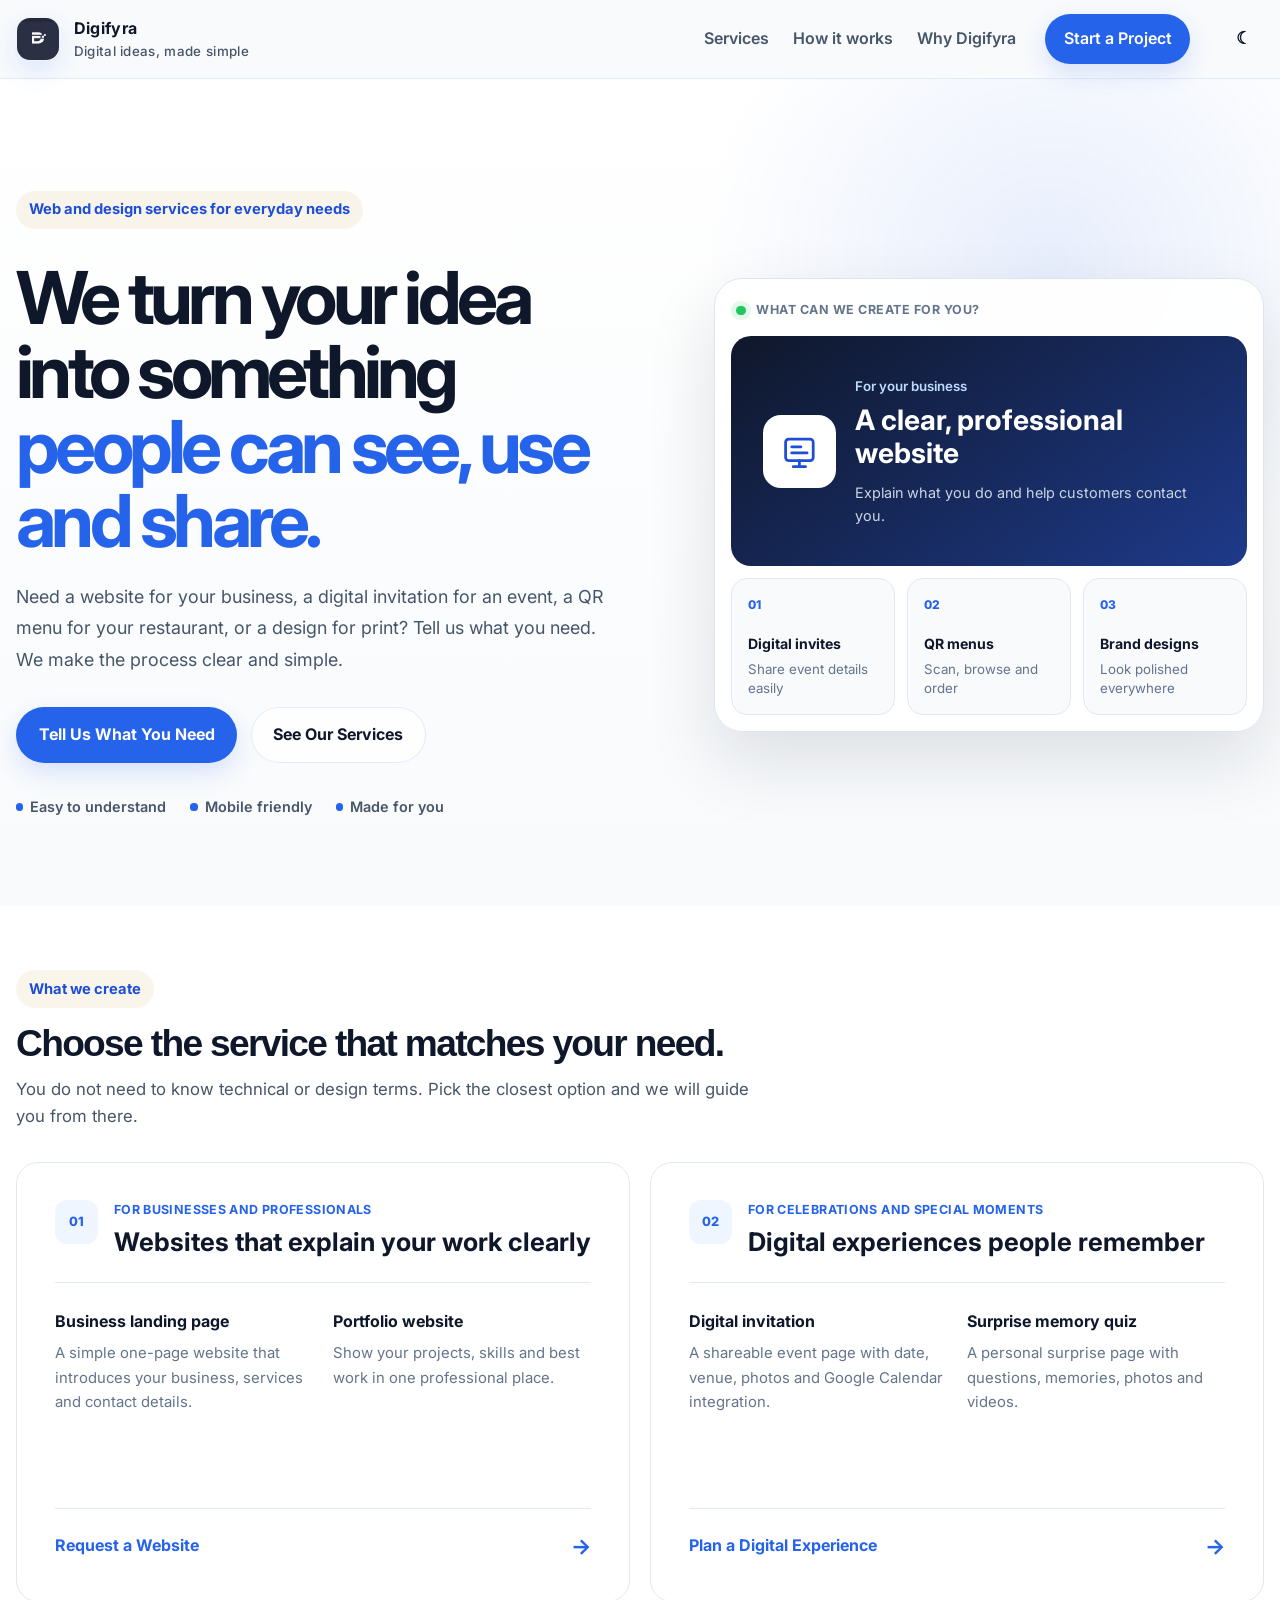
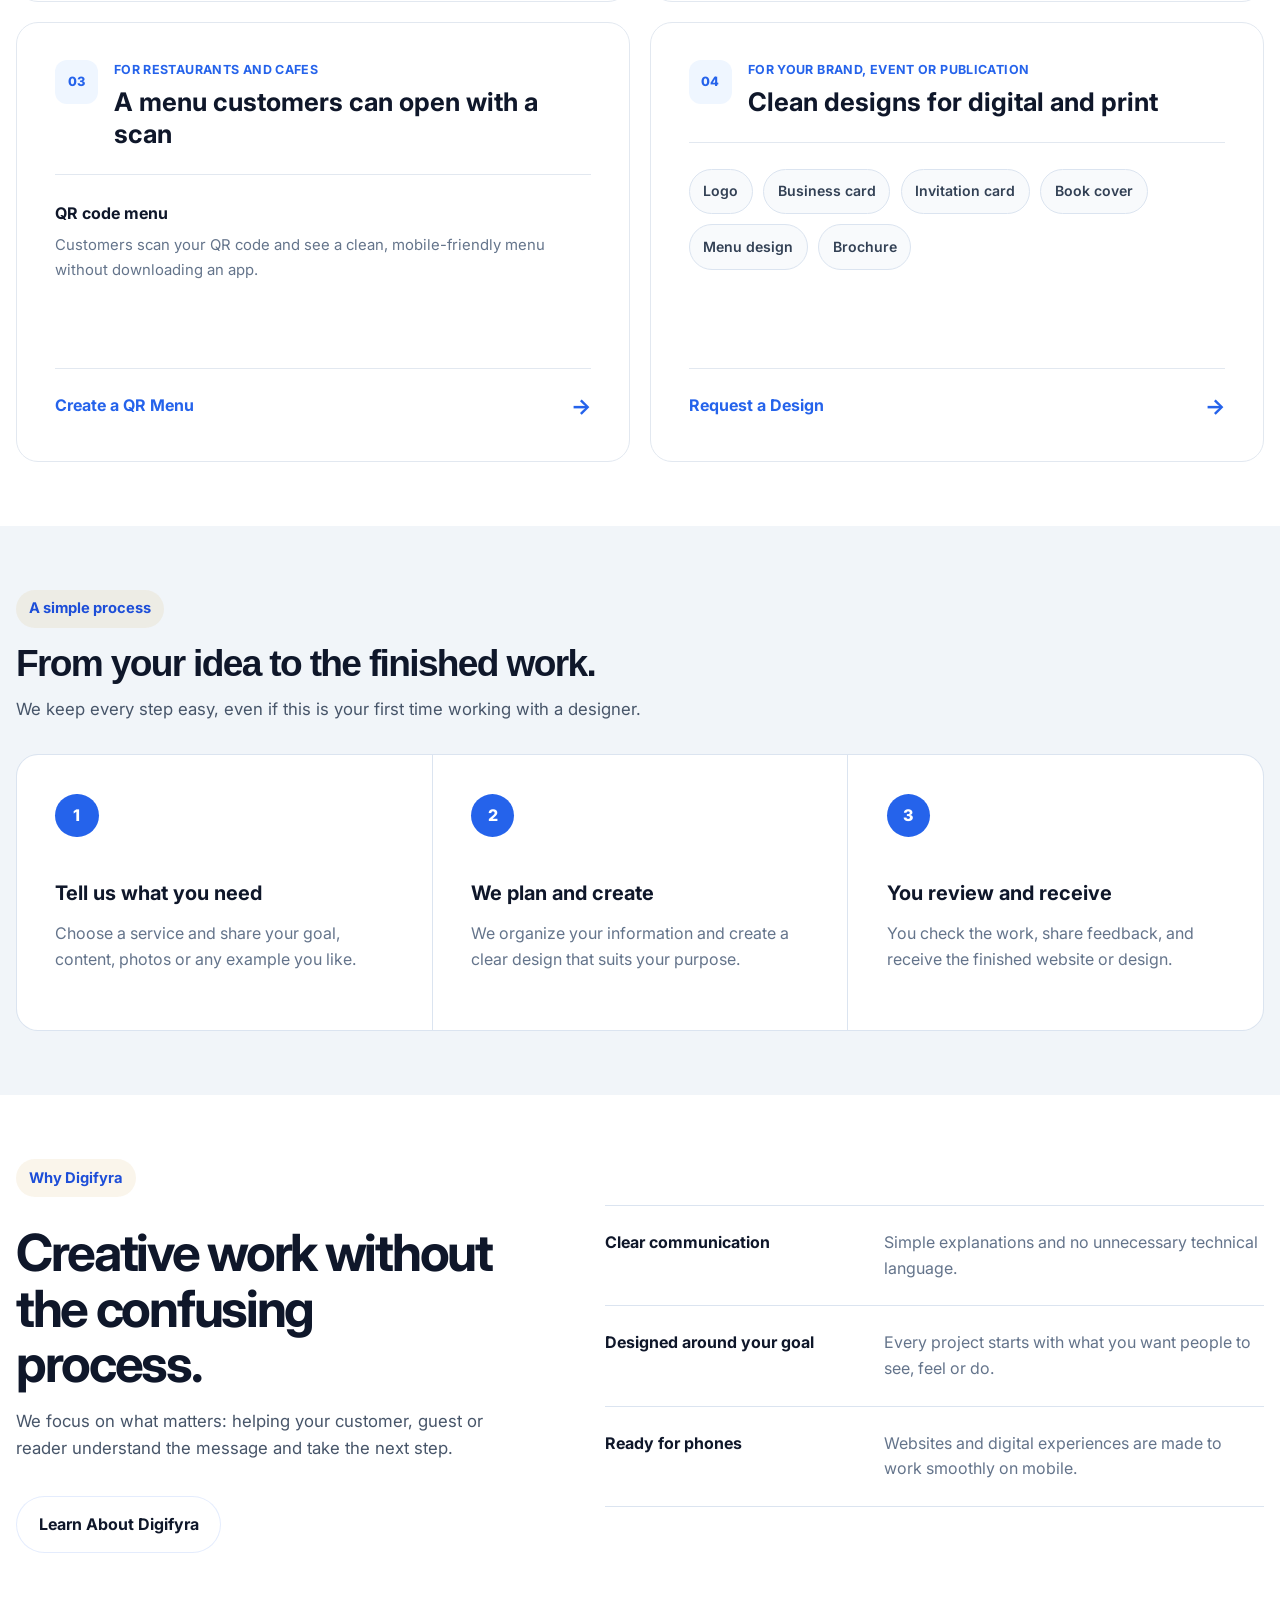
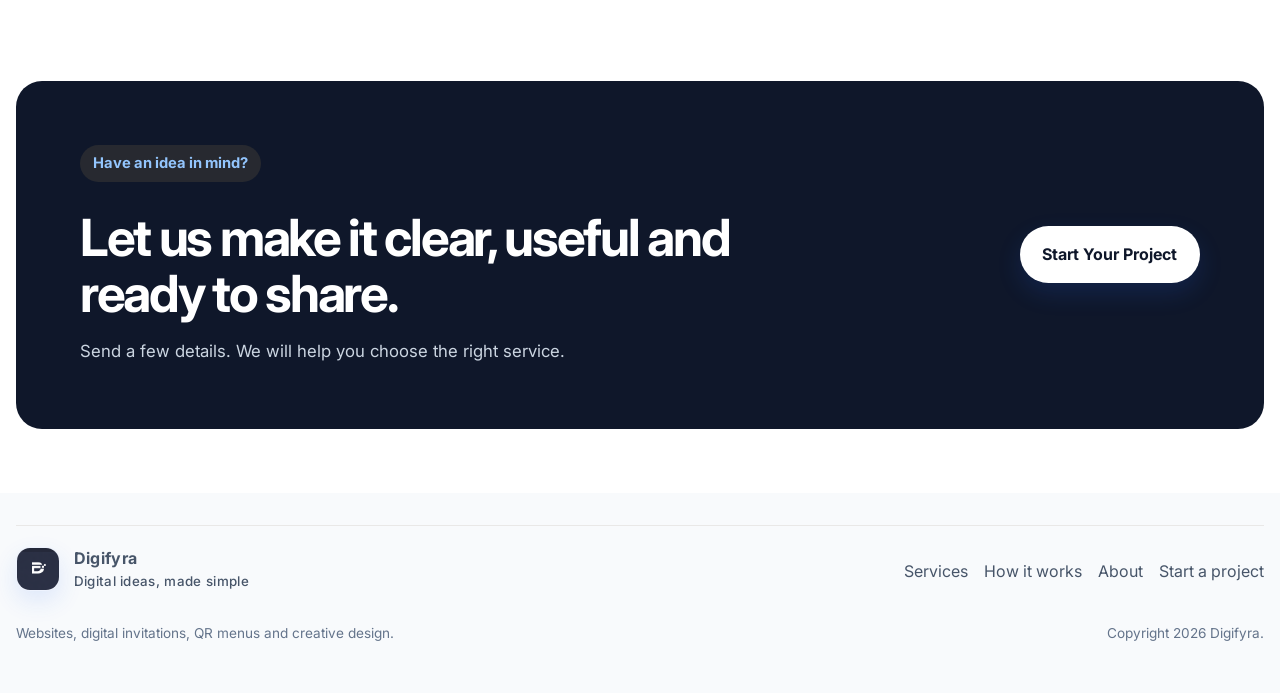
<file: index.html>
<!DOCTYPE html>
<html lang="en">
<head>
  <meta charset="UTF-8">
  <meta name="viewport" content="width=device-width, initial-scale=1">
  <title>Digifyra | Websites, Digital Invitations and Creative Design</title>
  <meta name="description" content="Digifyra creates business websites, portfolios, digital invitations, surprise memory pages, QR menus, logos, business cards, book covers, menus and brochures.">
  <meta name="robots" content="index, follow">
  <meta name="theme-color" content="#2563EB">
  <meta property="og:title" content="Digifyra | Simple Digital and Design Solutions">
  <meta property="og:description" content="Websites, invitations, QR menus and creative designs made simple for businesses and personal celebrations.">
  <meta property="og:type" content="website">
  <!-- Google Tag Manager -->
  <script>(function(w,d,s,l,i){w[l]=w[l]||[];w[l].push({'gtm.start':
  new Date().getTime(),event:'gtm.js'});var f=d.getElementsByTagName(s)[0],
  j=d.createElement(s),dl=l!='dataLayer'?'&l='+l:'';j.async=true;j.src=
  'https://www.googletagmanager.com/gtm.js?id='+i+dl;f.parentNode.insertBefore(j,f);
  })(window,document,'script','dataLayer','GTM-PXJ9GGBV');</script>
  <!-- End Google Tag Manager -->
  <link rel="preconnect" href="https://fonts.googleapis.com">
  <link rel="preconnect" href="https://fonts.gstatic.com" crossorigin>
  <link href="https://fonts.googleapis.com/css2?family=Inter:wght@400;500;600;700;800&display=swap" rel="stylesheet">
  <link rel="stylesheet" href="style.css">
</head>
<body class="page-home page-home-clean">
  <!-- Google Tag Manager (noscript) -->
  <noscript><iframe src="https://www.googletagmanager.com/ns.html?id=GTM-PXJ9GGBV"
  height="0" width="0" style="display:none;visibility:hidden"></iframe></noscript>
  <!-- End Google Tag Manager (noscript) -->
  <div class="page-shell">
    <header class="site-header">
      <div class="container site-header__inner">
        <a class="brand" href="index.html" aria-label="Digifyra home">
          <img class="brand__mark" src="digifyra-mark.png" alt="Digifyra logo">
          <span>Digifyra<small>Digital ideas, made simple</small></span>
        </a>
        <button class="nav-toggle" type="button" aria-expanded="false" aria-label="Toggle navigation" data-nav-toggle>Menu</button>
        <nav class="site-nav" data-nav>
          <a href="#services">Services</a>
          <a href="#how-it-works">How it works</a>
          <a href="#why-us">Why Digifyra</a>
          <a class="nav-cta btn" href="order.html">Start a Project</a>
        </nav>
      </div>
    </header>

    <main>
      <section class="clean-hero">
        <div class="container clean-hero__grid">
          <div class="clean-hero__copy reveal">
            <div class="eyebrow">Web and design services for everyday needs</div>
            <h1>We turn your idea into something <span>people can see, use and share.</span></h1>
            <p>Need a website for your business, a digital invitation for an event, a QR menu for your restaurant, or a design for print? Tell us what you need. We make the process clear and simple.</p>
            <div class="hero-actions">
              <a class="btn" href="order.html">Tell Us What You Need</a>
              <a class="btn-secondary" href="#services">See Our Services</a>
            </div>
            <div class="clean-hero__trust">
              <span>Easy to understand</span>
              <span>Mobile friendly</span>
              <span>Made for you</span>
            </div>
          </div>

          <div class="clean-hero__visual reveal" aria-label="Examples of Digifyra services">
            <div class="clean-showcase">
              <div class="clean-showcase__top">
                <span class="clean-showcase__dot"></span>
                <span>What can we create for you?</span>
              </div>
              <div class="clean-showcase__main">
                <div class="clean-showcase__icon">
                  <svg viewBox="0 0 24 24" fill="none" stroke="currentColor" stroke-width="1.8" stroke-linecap="round" stroke-linejoin="round" aria-hidden="true">
                    <rect x="3" y="4" width="18" height="14" rx="2"></rect>
                    <path d="M8 22h8M12 18v4M7 9h6M7 13h10"></path>
                  </svg>
                </div>
                <div>
                  <small>For your business</small>
                  <strong>A clear, professional website</strong>
                  <p>Explain what you do and help customers contact you.</p>
                </div>
              </div>
              <div class="clean-showcase__mini-grid">
                <article>
                  <span>01</span>
                  <strong>Digital invites</strong>
                  <small>Share event details easily</small>
                </article>
                <article>
                  <span>02</span>
                  <strong>QR menus</strong>
                  <small>Scan, browse and order</small>
                </article>
                <article>
                  <span>03</span>
                  <strong>Brand designs</strong>
                  <small>Look polished everywhere</small>
                </article>
              </div>
            </div>
          </div>
        </div>
      </section>

      <section id="services" class="section clean-section">
        <div class="container">
          <div class="section-heading clean-heading reveal">
            <div class="eyebrow">What we create</div>
            <h2>Choose the service that matches your need.</h2>
            <p>You do not need to know technical or design terms. Pick the closest option and we will guide you from there.</p>
          </div>

          <div class="clean-service-groups">
            <article class="clean-service-group reveal">
              <div class="clean-service-group__heading">
                <div class="clean-service-group__number">01</div>
                <div>
                  <p>For businesses and professionals</p>
                  <h3>Websites that explain your work clearly</h3>
                </div>
              </div>
              <div class="clean-service-list">
                <div>
                  <strong>Business landing page</strong>
                  <span>A simple one-page website that introduces your business, services and contact details.</span>
                </div>
                <div>
                  <strong>Portfolio website</strong>
                  <span>Show your projects, skills and best work in one professional place.</span>
                </div>
              </div>
              <a href="order.html?category=Business%20Landing%20Page">Request a Website <span aria-hidden="true">&rarr;</span></a>
            </article>

            <article class="clean-service-group reveal">
              <div class="clean-service-group__heading">
                <div class="clean-service-group__number">02</div>
                <div>
                  <p>For celebrations and special moments</p>
                  <h3>Digital experiences people remember</h3>
                </div>
              </div>
              <div class="clean-service-list">
                <div>
                  <strong>Digital invitation</strong>
                  <span>A shareable event page with date, venue, photos and Google Calendar integration.</span>
                </div>
                <div>
                  <strong>Surprise memory quiz</strong>
                  <span>A personal surprise page with questions, memories, photos and videos.</span>
                </div>
              </div>
              <a href="order.html?category=Digital%20Invitation">Plan a Digital Experience <span aria-hidden="true">&rarr;</span></a>
            </article>

            <article class="clean-service-group reveal">
              <div class="clean-service-group__heading">
                <div class="clean-service-group__number">03</div>
                <div>
                  <p>For restaurants and cafes</p>
                  <h3>A menu customers can open with a scan</h3>
                </div>
              </div>
              <div class="clean-service-list clean-service-list--single">
                <div>
                  <strong>QR code menu</strong>
                  <span>Customers scan your QR code and see a clean, mobile-friendly menu without downloading an app.</span>
                </div>
              </div>
              <a href="order.html?category=QR%20Restaurant%20Menu">Create a QR Menu <span aria-hidden="true">&rarr;</span></a>
            </article>

            <article class="clean-service-group reveal">
              <div class="clean-service-group__heading">
                <div class="clean-service-group__number">04</div>
                <div>
                  <p>For your brand, event or publication</p>
                  <h3>Clean designs for digital and print</h3>
                </div>
              </div>
              <div class="clean-design-tags" aria-label="Graphic design services">
                <span>Logo</span>
                <span>Business card</span>
                <span>Invitation card</span>
                <span>Book cover</span>
                <span>Menu design</span>
                <span>Brochure</span>
              </div>
              <a href="order.html?category=Logo%20Design">Request a Design <span aria-hidden="true">&rarr;</span></a>
            </article>
          </div>
        </div>
      </section>

      <section id="how-it-works" class="section clean-process-section">
        <div class="container">
          <div class="section-heading clean-heading reveal">
            <div class="eyebrow">A simple process</div>
            <h2>From your idea to the finished work.</h2>
            <p>We keep every step easy, even if this is your first time working with a designer.</p>
          </div>
          <div class="clean-process">
            <article class="reveal">
              <span>1</span>
              <h3>Tell us what you need</h3>
              <p>Choose a service and share your goal, content, photos or any example you like.</p>
            </article>
            <article class="reveal">
              <span>2</span>
              <h3>We plan and create</h3>
              <p>We organize your information and create a clear design that suits your purpose.</p>
            </article>
            <article class="reveal">
              <span>3</span>
              <h3>You review and receive</h3>
              <p>You check the work, share feedback, and receive the finished website or design.</p>
            </article>
          </div>
        </div>
      </section>

      <section id="why-us" class="section clean-section">
        <div class="container clean-value-grid">
          <div class="clean-value-copy reveal">
            <div class="eyebrow">Why Digifyra</div>
            <h2>Creative work without the confusing process.</h2>
            <p>We focus on what matters: helping your customer, guest or reader understand the message and take the next step.</p>
            <a class="btn-secondary" href="about.html">Learn About Digifyra</a>
          </div>
          <div class="clean-value-list reveal">
            <article>
              <strong>Clear communication</strong>
              <span>Simple explanations and no unnecessary technical language.</span>
            </article>
            <article>
              <strong>Designed around your goal</strong>
              <span>Every project starts with what you want people to see, feel or do.</span>
            </article>
            <article>
              <strong>Ready for phones</strong>
              <span>Websites and digital experiences are made to work smoothly on mobile.</span>
            </article>
          </div>
        </div>
      </section>

      <section class="section clean-cta-section">
        <div class="container">
          <div class="clean-cta reveal">
            <div>
              <div class="eyebrow">Have an idea in mind?</div>
              <h2>Let us make it clear, useful and ready to share.</h2>
              <p>Send a few details. We will help you choose the right service.</p>
            </div>
            <a class="btn" href="order.html">Start Your Project</a>
          </div>
        </div>
      </section>
    </main>

    <footer class="site-footer clean-footer">
      <div class="container footer-grid">
        <div>
          <a class="brand" href="index.html" aria-label="Digifyra home">
            <img class="brand__mark" src="digifyra-mark.png" alt="">
            <span>Digifyra<small>Digital ideas, made simple</small></span>
          </a>
        </div>
        <div class="footer-links">
          <a href="#services">Services</a>
          <a href="#how-it-works">How it works</a>
          <a href="about.html">About</a>
          <a href="order.html">Start a project</a>
        </div>
      </div>
      <div class="container clean-footer__bottom">
        <span>Websites, digital invitations, QR menus and creative design.</span>
        <span>Copyright <span data-current-year></span> Digifyra.</span>
      </div>
    </footer>
  </div>
  <script src="script.js"></script>
</body>
</html>
</file>
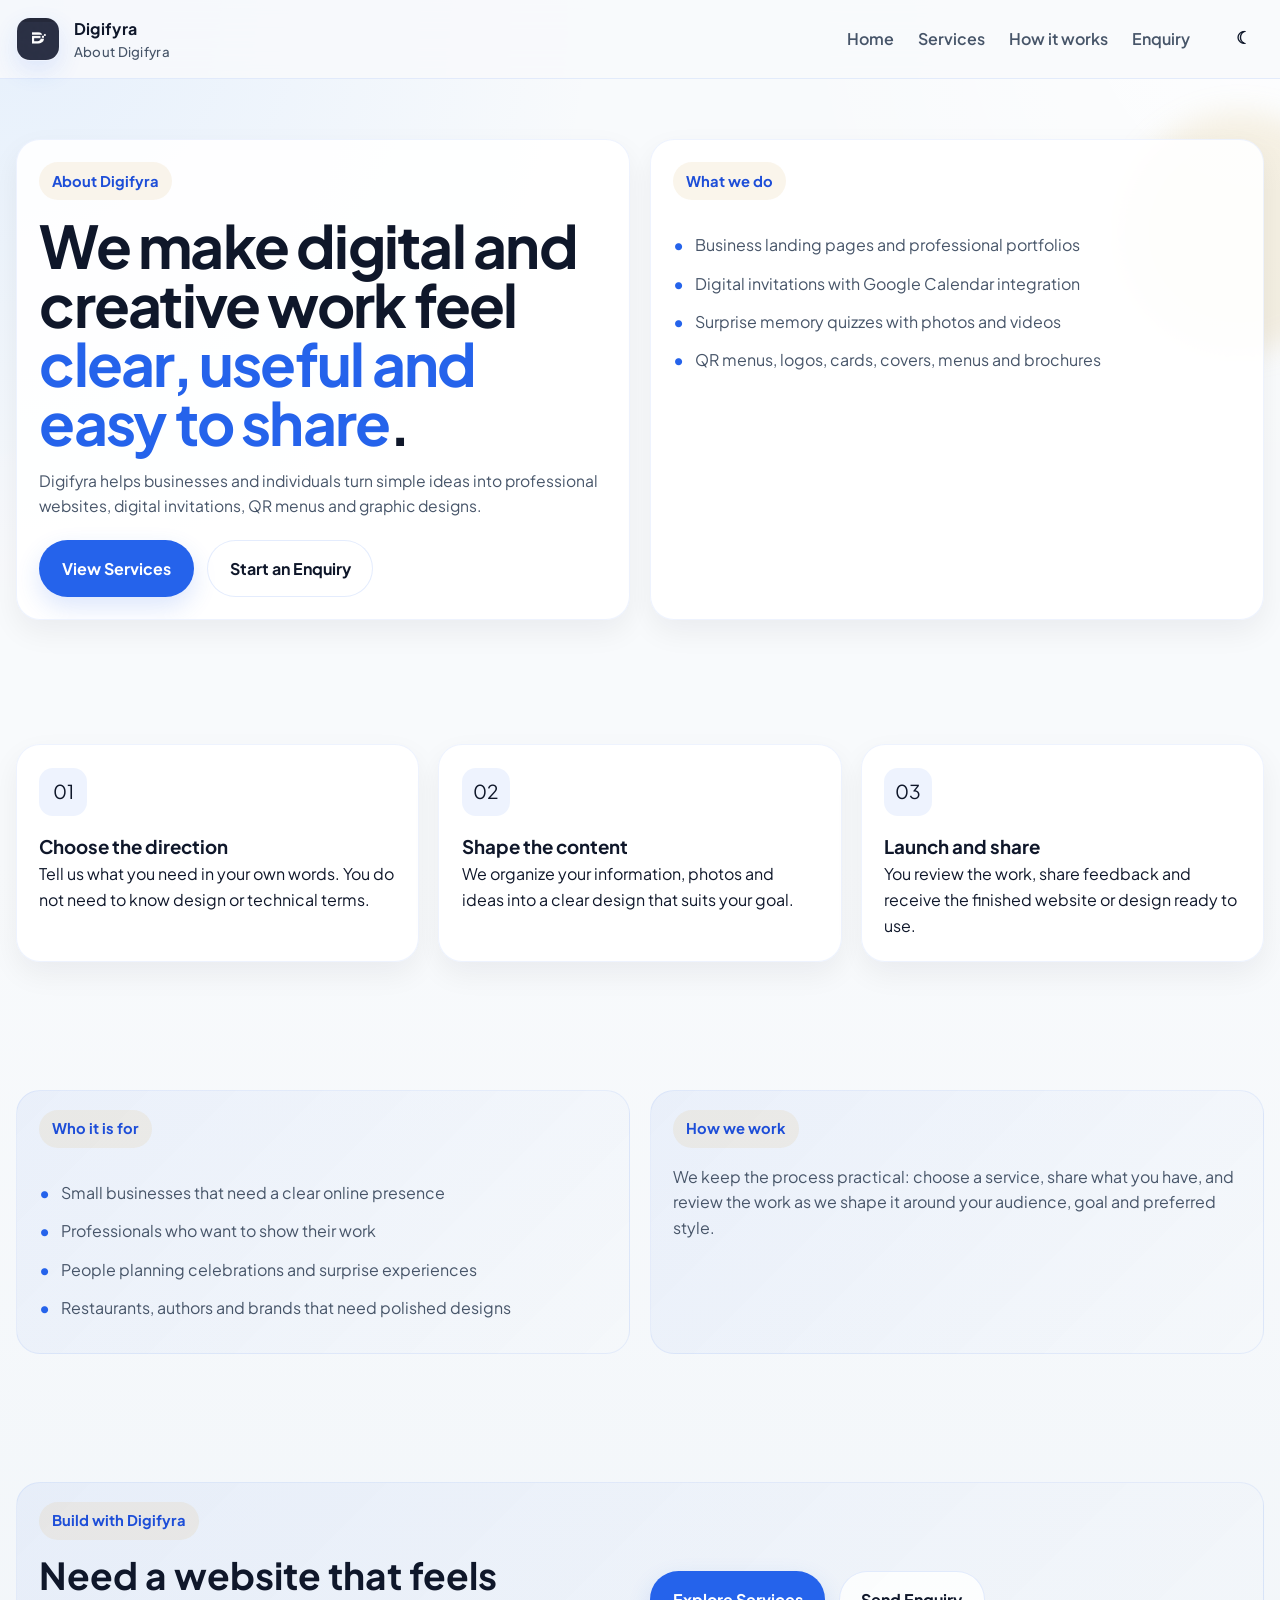
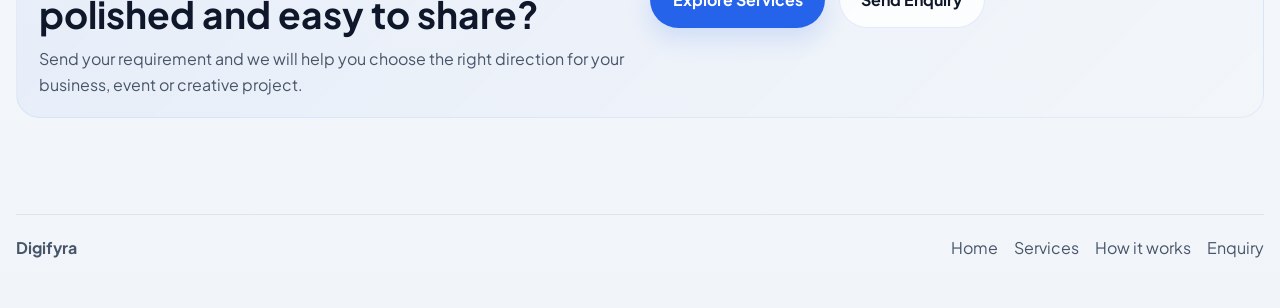
<file: about.html>
<!DOCTYPE html>
<html lang="en">
<head>
  <meta charset="UTF-8">
  <meta name="viewport" content="width=device-width, initial-scale=1">
  <title>About Digifyra | Simple Web and Design Services</title>
  <meta name="description" content="Learn about Digifyra, a creative service for websites, digital invitations, QR menus, logos and print designs.">
  <meta name="robots" content="index, follow">
  <meta name="theme-color" content="#2563EB">
  <!-- Google Tag Manager -->
  <script>(function(w,d,s,l,i){w[l]=w[l]||[];w[l].push({'gtm.start':
  new Date().getTime(),event:'gtm.js'});var f=d.getElementsByTagName(s)[0],
  j=d.createElement(s),dl=l!='dataLayer'?'&l='+l:'';j.async=true;j.src=
  'https://www.googletagmanager.com/gtm.js?id='+i+dl;f.parentNode.insertBefore(j,f);
  })(window,document,'script','dataLayer','GTM-PXJ9GGBV');</script>
  <!-- End Google Tag Manager -->
  <link rel="preconnect" href="https://fonts.googleapis.com">
  <link rel="preconnect" href="https://fonts.gstatic.com" crossorigin>
  <link href="https://fonts.googleapis.com/css2?family=Plus+Jakarta+Sans:wght@400;500;600;700;800&display=swap" rel="stylesheet">
  <link rel="stylesheet" href="style.css">
</head>
<body class="page-company">
  <!-- Google Tag Manager (noscript) -->
  <noscript><iframe src="https://www.googletagmanager.com/ns.html?id=GTM-PXJ9GGBV"
  height="0" width="0" style="display:none;visibility:hidden"></iframe></noscript>
  <!-- End Google Tag Manager (noscript) -->
  <div class="page-shell">
    <header class="site-header">
      <div class="container site-header__inner">
        <a class="brand" href="index.html" aria-label="Digifyra home">
          <img class="brand__mark" src="digifyra-mark.png" alt="Digifyra logo">
          <span>Digifyra<small>About Digifyra</small></span>
        </a>
        <button class="nav-toggle" type="button" aria-expanded="false" aria-label="Toggle navigation" data-nav-toggle>Menu</button>
        <nav class="site-nav" data-nav>
          <a href="index.html">Home</a>
          <a href="index.html#services">Services</a>
          <a href="index.html#how-it-works">How it works</a>
          <a href="order.html">Enquiry</a>
        </nav>
      </div>
    </header>

    <main>
      <section class="section saas-section">
        <div class="container split-layout">
          <article class="info-panel reveal">
            <div class="eyebrow">About Digifyra</div>
            <h1 class="display">We make digital and creative work feel <span>clear, useful and easy to share</span>.</h1>
            <p class="lead">Digifyra helps businesses and individuals turn simple ideas into professional websites, digital invitations, QR menus and graphic designs.</p>
            <div class="stack-actions">
              <a class="btn" href="index.html#services">View Services</a>
              <a class="btn-secondary" href="order.html">Start an Enquiry</a>
            </div>
          </article>
          <article class="info-panel reveal">
            <div class="eyebrow">What we do</div>
            <ul class="feature-list">
              <li>Business landing pages and professional portfolios</li>
              <li>Digital invitations with Google Calendar integration</li>
              <li>Surprise memory quizzes with photos and videos</li>
              <li>QR menus, logos, cards, covers, menus and brochures</li>
            </ul>
          </article>
        </div>
      </section>

      <section class="section">
        <div class="container grid-3">
          <article class="service-card reveal">
            <div class="service-card__icon">01</div>
            <h3>Choose the direction</h3>
            <p>Tell us what you need in your own words. You do not need to know design or technical terms.</p>
          </article>
          <article class="service-card reveal">
            <div class="service-card__icon">02</div>
            <h3>Shape the content</h3>
            <p>We organize your information, photos and ideas into a clear design that suits your goal.</p>
          </article>
          <article class="service-card reveal">
            <div class="service-card__icon">03</div>
            <h3>Launch and share</h3>
            <p>You review the work, share feedback and receive the finished website or design ready to use.</p>
          </article>
        </div>
      </section>

      <section class="section">
        <div class="container split-layout">
          <article class="notice-bar reveal">
            <div class="eyebrow">Who it is for</div>
            <ul class="feature-list">
              <li>Small businesses that need a clear online presence</li>
              <li>Professionals who want to show their work</li>
              <li>People planning celebrations and surprise experiences</li>
              <li>Restaurants, authors and brands that need polished designs</li>
            </ul>
          </article>
          <article class="notice-bar reveal">
            <div class="eyebrow">How we work</div>
            <p class="section-copy">We keep the process practical: choose a service, share what you have, and review the work as we shape it around your audience, goal and preferred style.</p>
          </article>
        </div>
      </section>

      <section class="section">
        <div class="container">
          <div class="cta-banner reveal">
            <div class="split-layout">
              <div>
                <div class="eyebrow">Build with Digifyra</div>
                <h2 class="section-title">Need a website that feels polished and easy to share?</h2>
                <p class="section-copy">Send your requirement and we will help you choose the right direction for your business, event or creative project.</p>
              </div>
              <div class="stack-actions" style="align-content:center; justify-content:flex-start;">
                <a class="btn" href="index.html#services">Explore Services</a>
                <a class="btn-secondary" href="order.html">Send Enquiry</a>
              </div>
            </div>
          </div>
        </div>
      </section>
    </main>

    <footer class="site-footer">
      <div class="container footer-grid">
        <div>
          <strong>Digifyra</strong>
        </div>
        <div class="footer-links">
          <a href="index.html">Home</a>
          <a href="index.html#services">Services</a>
          <a href="index.html#how-it-works">How it works</a>
          <a href="order.html">Enquiry</a>
        </div>
      </div>
    </footer>
  </div>
  <script src="script.js"></script>
</body>
</html>
</file>
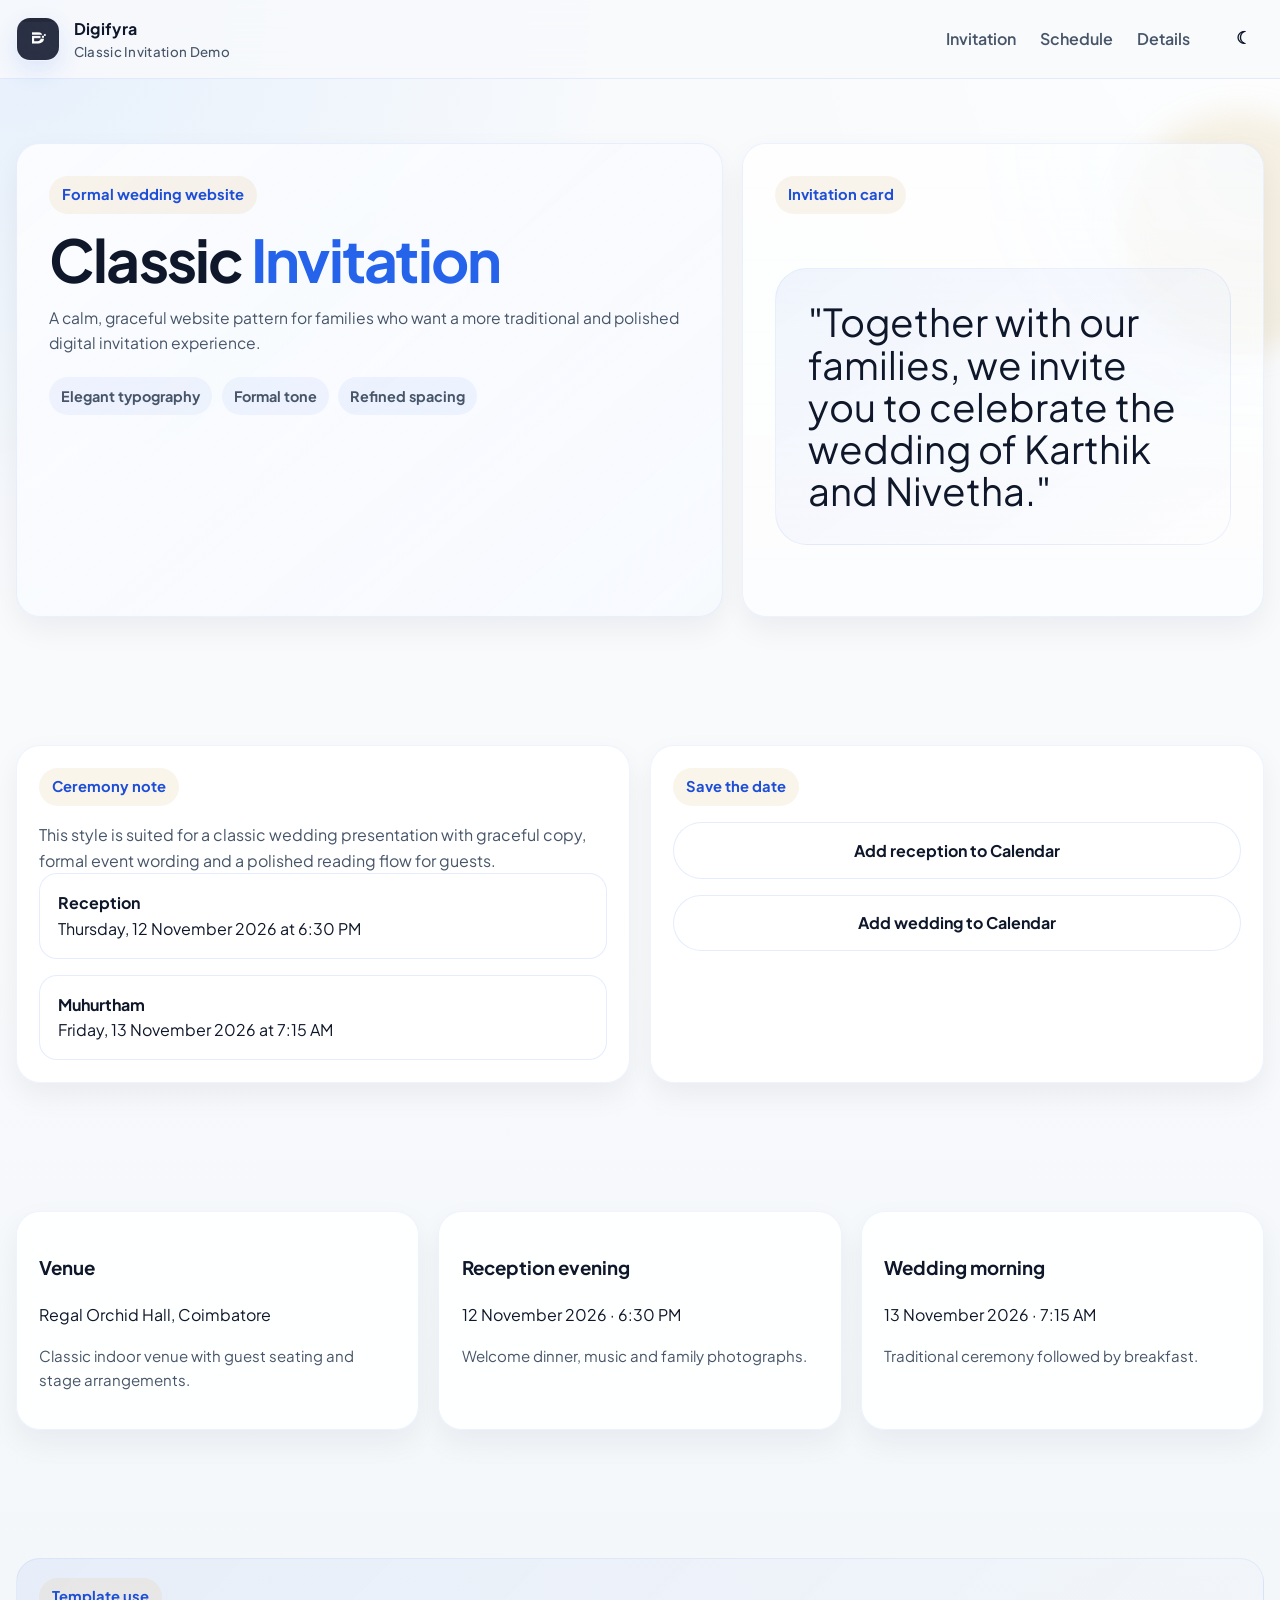
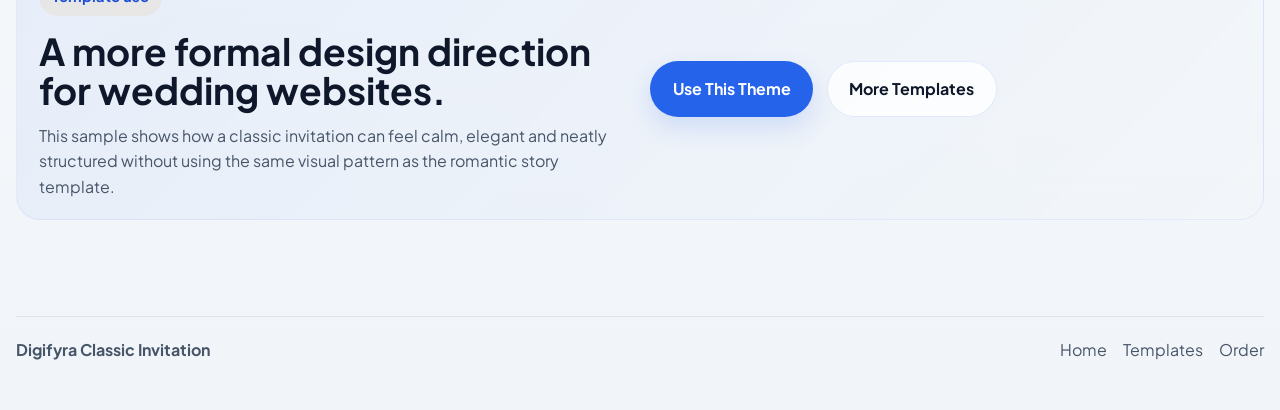
<file: classic-invitation.html>
<!DOCTYPE html>
<html lang="en">
<head>
  <meta charset="UTF-8">
  <meta name="viewport" content="width=device-width, initial-scale=1">
  <title>Classic Invitation | Digifyra</title>
  <meta name="description" content="Digifyra classic invitation demo with an elegant editorial layout, formal event details and refined wedding presentation.">
  <!-- Google Tag Manager -->
  <script>(function(w,d,s,l,i){w[l]=w[l]||[];w[l].push({'gtm.start':
  new Date().getTime(),event:'gtm.js'});var f=d.getElementsByTagName(s)[0],
  j=d.createElement(s),dl=l!='dataLayer'?'&l='+l:'';j.async=true;j.src=
  'https://www.googletagmanager.com/gtm.js?id='+i+dl;f.parentNode.insertBefore(j,f);
  })(window,document,'script','dataLayer','GTM-PXJ9GGBV');</script>
  <!-- End Google Tag Manager -->
  <link rel="preconnect" href="https://fonts.googleapis.com">
  <link rel="preconnect" href="https://fonts.gstatic.com" crossorigin>
  <link href="https://fonts.googleapis.com/css2?family=Cormorant+Garamond:wght@500;600;700&family=Plus+Jakarta+Sans:wght@400;500;600;700;800&display=swap" rel="stylesheet">
  <link rel="stylesheet" href="style.css">
</head>
<body class="page-classic">
  <!-- Google Tag Manager (noscript) -->
  <noscript><iframe src="https://www.googletagmanager.com/ns.html?id=GTM-PXJ9GGBV"
  height="0" width="0" style="display:none;visibility:hidden"></iframe></noscript>
  <!-- End Google Tag Manager (noscript) -->
  <div class="page-shell">
    <header class="site-header">
      <div class="container site-header__inner">
        <a class="brand" href="index.html" aria-label="Digifyra home">
          <img class="brand__mark" src="digifyra-mark.png" alt="Digifyra logo">
          <span>Digifyra<small>Classic Invitation Demo</small></span>
        </a>
        <button class="nav-toggle" type="button" aria-expanded="false" aria-label="Toggle navigation" data-nav-toggle>Menu</button>
        <nav class="site-nav" data-nav>
          <a href="#invitation">Invitation</a>
          <a href="#schedule">Schedule</a>
          <a href="#details">Details</a>
        </nav>
      </div>
    </header>

    <main>
      <section class="section">
        <div class="container editorial-band">
          <article class="editorial-band__lead reveal">
            <div class="eyebrow">Formal wedding website</div>
            <h1 class="display">Classic <span>Invitation</span></h1>
            <p class="lead">A calm, graceful website pattern for families who want a more traditional and polished digital invitation experience.</p>
            <div class="tag-row">
              <span class="tag">Elegant typography</span>
              <span class="tag">Formal tone</span>
              <span class="tag">Refined spacing</span>
            </div>
          </article>
          <article class="editorial-band__aside reveal">
            <div class="eyebrow">Invitation card</div>
            <p class="quote-block">"Together with our families, we invite you to celebrate the wedding of Karthik and Nivetha."</p>
          </article>
        </div>
      </section>

      <section id="invitation" class="section">
        <div class="container split-layout">
          <article class="info-panel reveal">
            <div class="eyebrow">Ceremony note</div>
            <p class="section-copy">This style is suited for a classic wedding presentation with graceful copy, formal event wording and a polished reading flow for guests.</p>
            <div class="invitation-stack">
              <div class="invitation-note"><strong>Reception</strong><br>Thursday, 12 November 2026 at 6:30 PM</div>
              <div class="invitation-note"><strong>Muhurtham</strong><br>Friday, 13 November 2026 at 7:15 AM</div>
            </div>
          </article>
          <article class="info-panel reveal">
            <div class="eyebrow">Save the date</div>
            <div class="calendar-links">
              <a class="btn-secondary" href="https://calendar.google.com/calendar/render?action=TEMPLATE&text=Karthik+and+Nivetha+Reception&dates=20261112T130000Z/20261112T170000Z&details=Reception+celebration+for+Karthik+and+Nivetha.&location=Regal+Orchid+Hall,+Coimbatore" target="_blank" rel="noopener noreferrer">Add reception to Calendar</a>
              <a class="btn-secondary" href="https://calendar.google.com/calendar/render?action=TEMPLATE&text=Karthik+and+Nivetha+Wedding&dates=20261113T014500Z/20261113T043000Z&details=Wedding+ceremony+for+Karthik+and+Nivetha.&location=Regal+Orchid+Hall,+Coimbatore" target="_blank" rel="noopener noreferrer">Add wedding to Calendar</a>
            </div>
          </article>
        </div>
      </section>

      <section id="schedule" class="section">
        <div class="container grid-3">
          <article class="detail-card reveal">
            <h3>Venue</h3>
            <p>Regal Orchid Hall, Coimbatore</p>
            <p class="helper-text">Classic indoor venue with guest seating and stage arrangements.</p>
          </article>
          <article class="detail-card reveal">
            <h3>Reception evening</h3>
            <p>12 November 2026 · 6:30 PM</p>
            <p class="helper-text">Welcome dinner, music and family photographs.</p>
          </article>
          <article class="detail-card reveal">
            <h3>Wedding morning</h3>
            <p>13 November 2026 · 7:15 AM</p>
            <p class="helper-text">Traditional ceremony followed by breakfast.</p>
          </article>
        </div>
      </section>

      <section id="details" class="section">
        <div class="container">
          <div class="notice-bar reveal">
            <div class="split-layout">
              <div>
                <div class="eyebrow">Template use</div>
                <h2 class="section-title">A more formal design direction for wedding websites.</h2>
                <p class="section-copy">This sample shows how a classic invitation can feel calm, elegant and neatly structured without using the same visual pattern as the romantic story template.</p>
              </div>
              <div class="stack-actions" style="align-content:center; justify-content:flex-start;">
                <a class="btn" href="order.html?template=Classic%20Invitation&category=Wedding%20Website">Use This Theme</a>
                <a class="btn-secondary" href="templates.html">More Templates</a>
              </div>
            </div>
          </div>
        </div>
      </section>
    </main>

    <footer class="site-footer">
      <div class="container footer-grid">
        <div><strong>Digifyra Classic Invitation</strong></div>
        <div class="footer-links">
          <a href="index.html">Home</a>
          <a href="templates.html">Templates</a>
          <a href="order.html">Order</a>
        </div>
      </div>
    </footer>
  </div>
  <script src="script.js"></script>
</body>
</html>
</file>
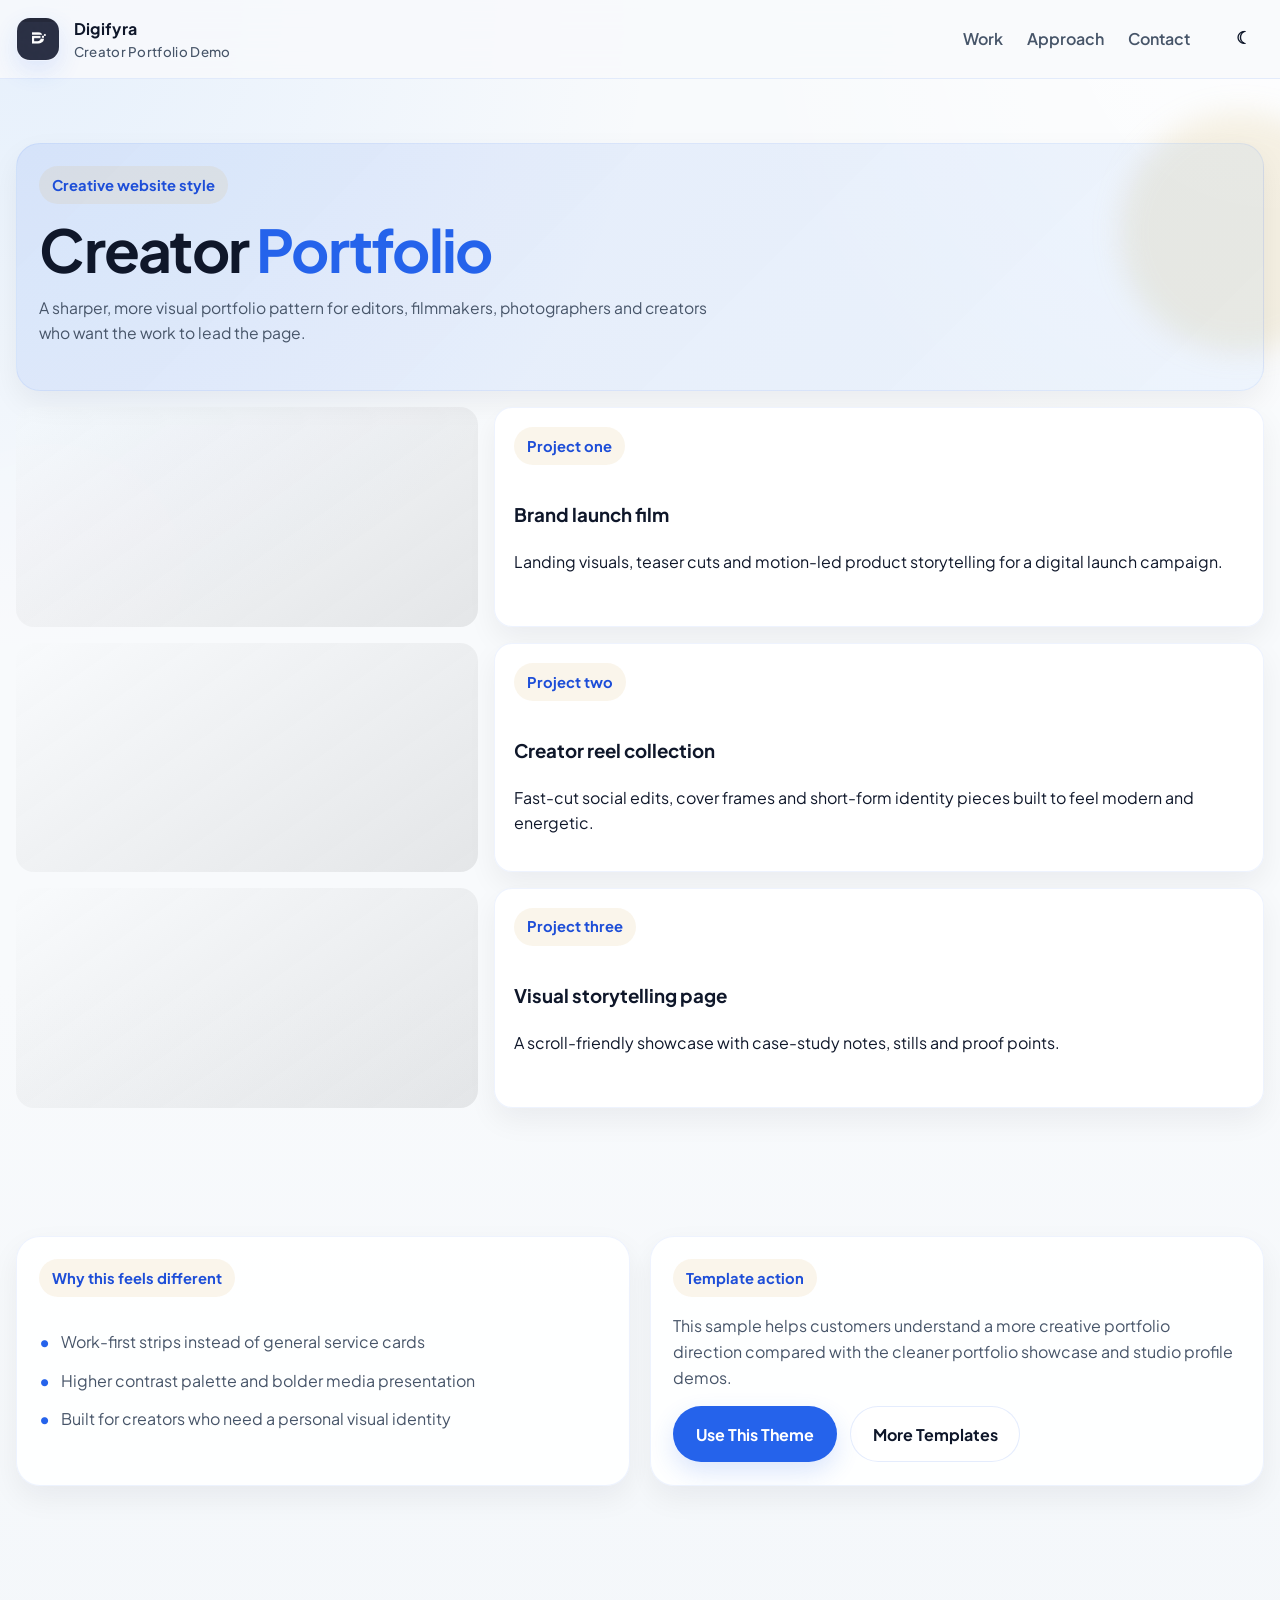
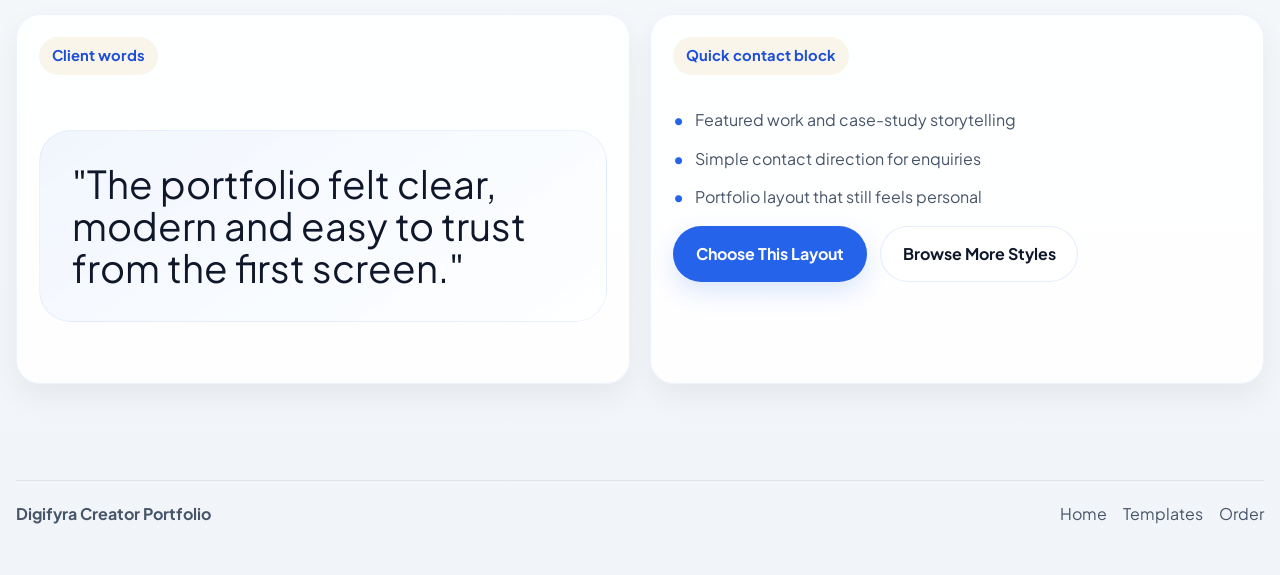
<file: creator-portfolio.html>
<!DOCTYPE html>
<html lang="en">
<head>
  <meta charset="UTF-8">
  <meta name="viewport" content="width=device-width, initial-scale=1">
  <title>Creator Portfolio | Digifyra</title>
  <meta name="description" content="Digifyra creator portfolio demo with bold project strips, media-focused storytelling and a creative showcase layout.">
  <!-- Google Tag Manager -->
  <script>(function(w,d,s,l,i){w[l]=w[l]||[];w[l].push({'gtm.start':
  new Date().getTime(),event:'gtm.js'});var f=d.getElementsByTagName(s)[0],
  j=d.createElement(s),dl=l!='dataLayer'?'&l='+l:'';j.async=true;j.src=
  'https://www.googletagmanager.com/gtm.js?id='+i+dl;f.parentNode.insertBefore(j,f);
  })(window,document,'script','dataLayer','GTM-PXJ9GGBV');</script>
  <!-- End Google Tag Manager -->
  <link rel="preconnect" href="https://fonts.googleapis.com">
  <link rel="preconnect" href="https://fonts.gstatic.com" crossorigin>
  <link href="https://fonts.googleapis.com/css2?family=Cormorant+Garamond:wght@500;600;700&family=Plus+Jakarta+Sans:wght@400;500;600;700;800&display=swap" rel="stylesheet">
  <link rel="stylesheet" href="style.css">
</head>
<body class="page-creator">
  <!-- Google Tag Manager (noscript) -->
  <noscript><iframe src="https://www.googletagmanager.com/ns.html?id=GTM-PXJ9GGBV"
  height="0" width="0" style="display:none;visibility:hidden"></iframe></noscript>
  <!-- End Google Tag Manager (noscript) -->
  <div class="page-shell">
    <header class="site-header">
      <div class="container site-header__inner">
        <a class="brand" href="index.html" aria-label="Digifyra home">
          <img class="brand__mark" src="digifyra-mark.png" alt="Digifyra logo">
          <span>Digifyra<small>Creator Portfolio Demo</small></span>
        </a>
        <button class="nav-toggle" type="button" aria-expanded="false" aria-label="Toggle navigation" data-nav-toggle>Menu</button>
        <nav class="site-nav" data-nav>
          <a href="#work">Work</a>
          <a href="#approach">Approach</a>
          <a href="#contact">Contact</a>
        </nav>
      </div>
    </header>

    <main>
      <section class="section">
        <div class="container strip-layout">
          <article class="strip-panel reveal">
            <div class="eyebrow">Creative website style</div>
            <h1 class="display">Creator <span>Portfolio</span></h1>
            <p class="lead">A sharper, more visual portfolio pattern for editors, filmmakers, photographers and creators who want the work to lead the page.</p>
          </article>
          <article id="work" class="project-strip reveal">
            <div class="project-strip__visual"></div>
            <div class="project-strip__content">
              <div class="eyebrow">Project one</div>
              <h3>Brand launch film</h3>
              <p>Landing visuals, teaser cuts and motion-led product storytelling for a digital launch campaign.</p>
            </div>
          </article>
          <article class="project-strip reveal">
            <div class="project-strip__visual"></div>
            <div class="project-strip__content">
              <div class="eyebrow">Project two</div>
              <h3>Creator reel collection</h3>
              <p>Fast-cut social edits, cover frames and short-form identity pieces built to feel modern and energetic.</p>
            </div>
          </article>
          <article class="project-strip reveal">
            <div class="project-strip__visual"></div>
            <div class="project-strip__content">
              <div class="eyebrow">Project three</div>
              <h3>Visual storytelling page</h3>
              <p>A scroll-friendly showcase with case-study notes, stills and proof points.</p>
            </div>
          </article>
        </div>
      </section>

      <section id="approach" class="section">
        <div class="container split-layout">
          <article class="info-panel reveal">
            <div class="eyebrow">Why this feels different</div>
            <ul class="feature-list">
              <li>Work-first strips instead of general service cards</li>
              <li>Higher contrast palette and bolder media presentation</li>
              <li>Built for creators who need a personal visual identity</li>
            </ul>
          </article>
          <article id="contact" class="info-panel reveal">
            <div class="eyebrow">Template action</div>
            <p class="section-copy">This sample helps customers understand a more creative portfolio direction compared with the cleaner portfolio showcase and studio profile demos.</p>
            <div class="stack-actions" style="margin-top:1rem;">
              <a class="btn" href="order.html?template=Creator%20Portfolio&category=Portfolio%20Website">Use This Theme</a>
              <a class="btn-secondary" href="templates.html">More Templates</a>
            </div>
          </article>
        </div>
      </section>

      <section class="section">
        <div class="container split-layout">
          <article class="info-panel reveal">
            <div class="eyebrow">Client words</div>
            <p class="quote-block">"The portfolio felt clear, modern and easy to trust from the first screen."</p>
          </article>
          <article class="info-panel reveal">
            <div class="eyebrow">Quick contact block</div>
            <ul class="feature-list">
              <li>Featured work and case-study storytelling</li>
              <li>Simple contact direction for enquiries</li>
              <li>Portfolio layout that still feels personal</li>
            </ul>
            <div class="stack-actions" style="margin-top:1rem;">
              <a class="btn" href="order.html?template=Creator%20Portfolio&category=Portfolio%20Website">Choose This Layout</a>
              <a class="btn-secondary" href="templates.html">Browse More Styles</a>
            </div>
          </article>
        </div>
      </section>
    </main>

    <footer class="site-footer">
      <div class="container footer-grid">
        <div><strong>Digifyra Creator Portfolio</strong></div>
        <div class="footer-links">
          <a href="index.html">Home</a>
          <a href="templates.html">Templates</a>
          <a href="order.html">Order</a>
        </div>
      </div>
    </footer>
  </div>
  <script src="script.js"></script>
</body>
</html>
</file>
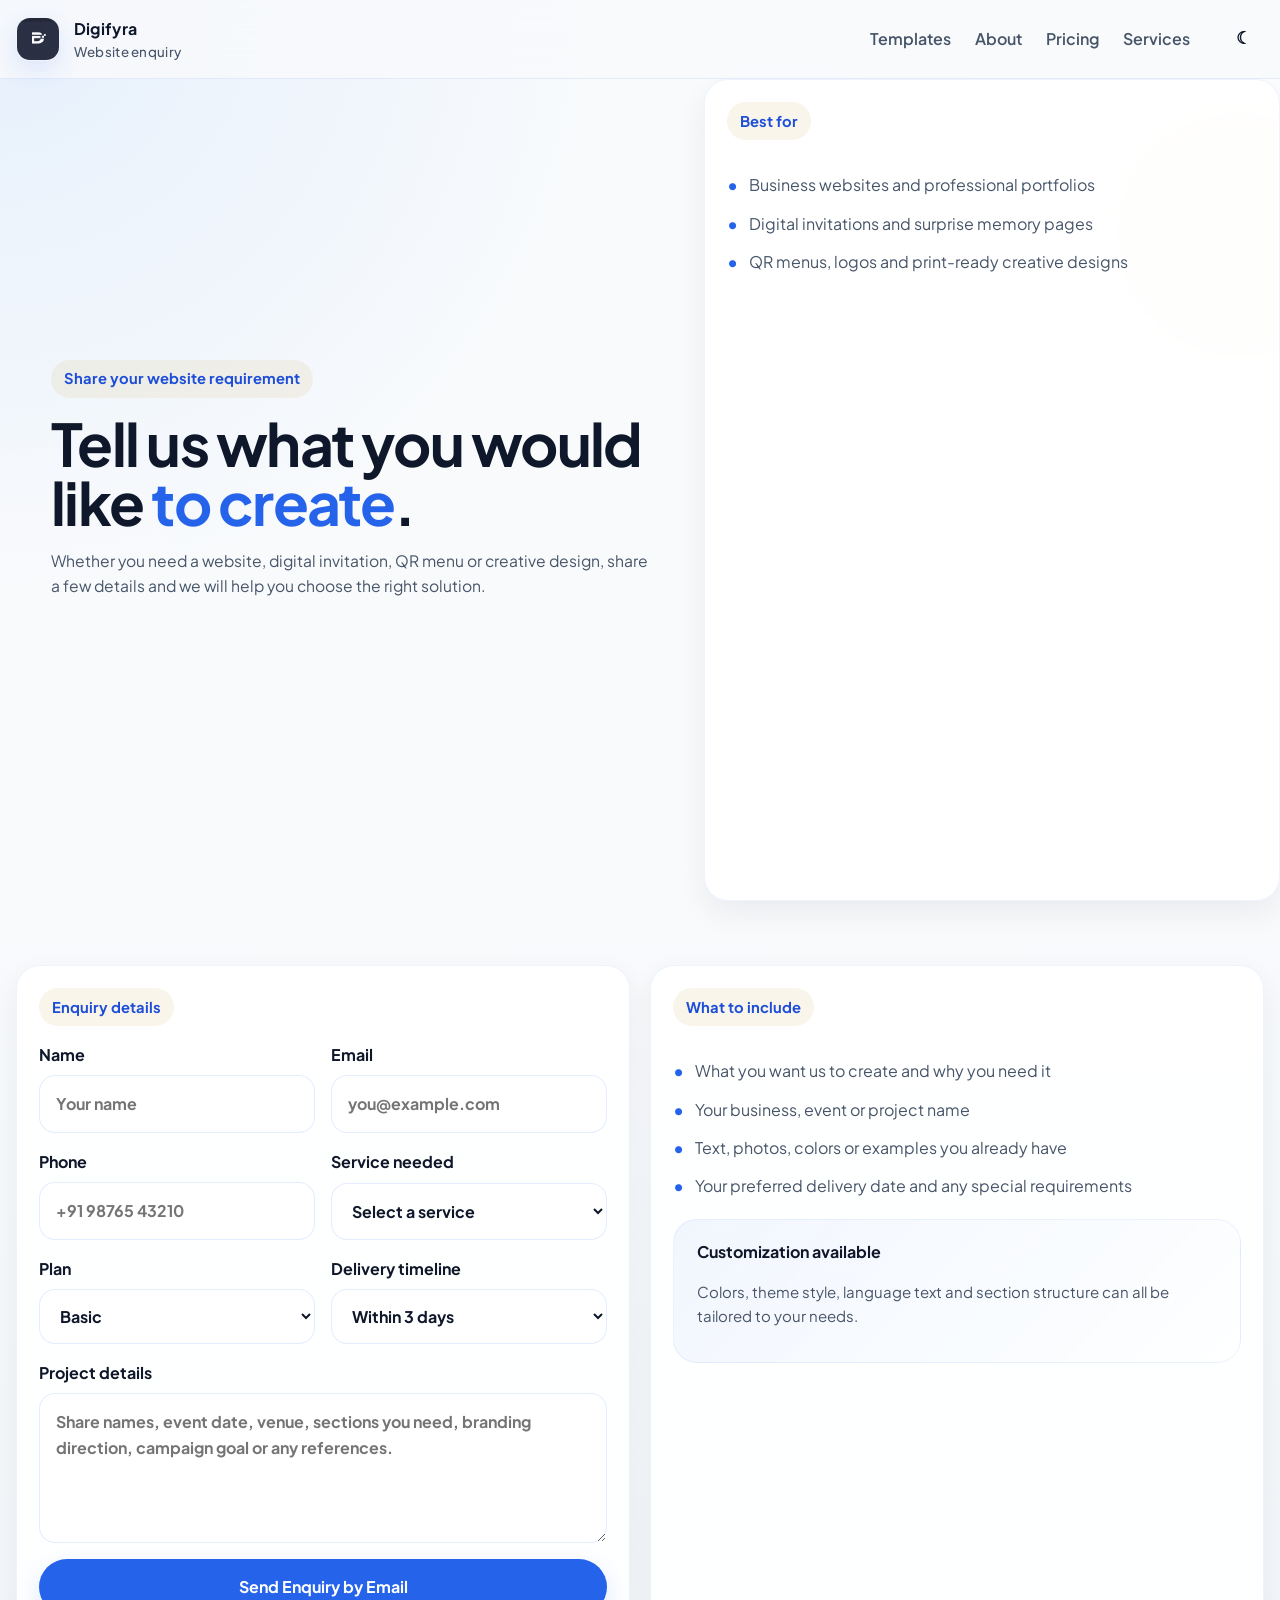
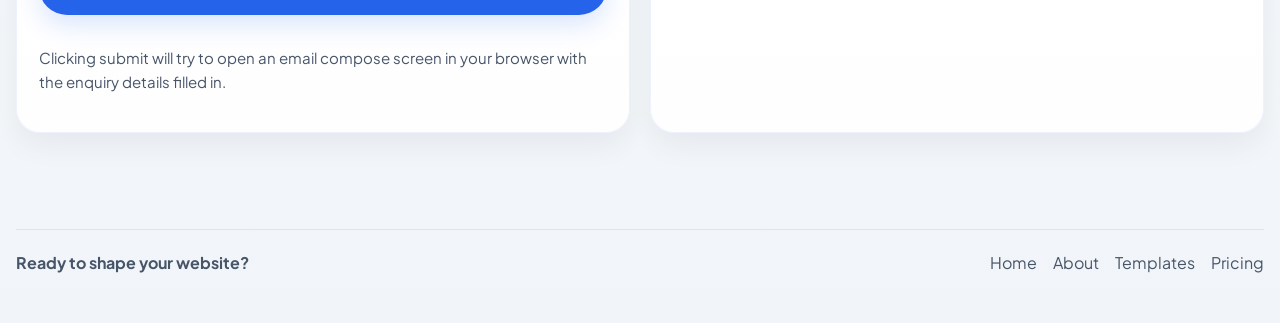
<file: order.html>
<!DOCTYPE html>
<html lang="en">
<head>
  <meta charset="UTF-8">
  <meta name="viewport" content="width=device-width, initial-scale=1">
  <title>Enquiry | Digifyra</title>
  <meta name="description" content="Send your details for a website, digital invitation, surprise page, QR menu, logo, business card, book cover, menu or brochure.">
  <meta name="robots" content="index, follow">
  <meta name="theme-color" content="#c65d3b">
  <!-- Google Tag Manager -->
  <script>(function(w,d,s,l,i){w[l]=w[l]||[];w[l].push({'gtm.start':
  new Date().getTime(),event:'gtm.js'});var f=d.getElementsByTagName(s)[0],
  j=d.createElement(s),dl=l!='dataLayer'?'&l='+l:'';j.async=true;j.src=
  'https://www.googletagmanager.com/gtm.js?id='+i+dl;f.parentNode.insertBefore(j,f);
  })(window,document,'script','dataLayer','GTM-PXJ9GGBV');</script>
  <!-- End Google Tag Manager -->
  <link rel="preconnect" href="https://fonts.googleapis.com">
  <link rel="preconnect" href="https://fonts.gstatic.com" crossorigin>
  <link href="https://fonts.googleapis.com/css2?family=Cormorant+Garamond:wght@500;600;700&family=Plus+Jakarta+Sans:wght@400;500;600;700;800&display=swap" rel="stylesheet">
  <link rel="stylesheet" href="style.css">
</head>
<body class="page-order">
  <!-- Google Tag Manager (noscript) -->
  <noscript><iframe src="https://www.googletagmanager.com/ns.html?id=GTM-PXJ9GGBV"
  height="0" width="0" style="display:none;visibility:hidden"></iframe></noscript>
  <!-- End Google Tag Manager (noscript) -->
  <div class="page-shell">
    <header class="site-header">
      <div class="container site-header__inner">
        <a class="brand" href="index.html">
          <img class="brand__mark" src="digifyra-mark.png" alt="Digifyra logo">
          <span>Digifyra<small>Website enquiry</small></span>
        </a>
        <button class="nav-toggle" type="button" aria-expanded="false" aria-label="Toggle navigation" data-nav-toggle>Menu</button>
        <nav class="site-nav" data-nav>
          <a href="templates.html">Templates</a>
          <a href="about.html">About</a>
          <a href="pricing.html">Pricing</a>
          <a href="services.html">Services</a>
        </nav>
      </div>
    </header>

    <main>
      <section class="hero">
        <div class="container hero-panel reveal">
          <div>
            <div class="eyebrow">Share your website requirement</div>
            <h1 class="display">Tell us what you would like <span>to create</span>.</h1>
            <p class="lead">Whether you need a website, digital invitation, QR menu or creative design, share a few details and we will help you choose the right solution.</p>
            <div class="notice-bar" id="selected-template-banner" hidden style="margin-top:1rem;">
              <strong>Selected template</strong>
              <p class="helper-text" id="selected-template-text"></p>
            </div>
          </div>
          <div class="info-panel reveal">
            <div class="eyebrow">Best for</div>
            <ul class="feature-list">
              <li>Business websites and professional portfolios</li>
              <li>Digital invitations and surprise memory pages</li>
              <li>QR menus, logos and print-ready creative designs</li>
            </ul>
          </div>
        </div>
      </section>

      <section class="section">
        <div class="container form-layout">
          <article class="form-panel reveal">
            <div class="eyebrow">Enquiry details</div>
            <form data-form-intent data-email="digifyra.in@gmail.com" data-subject="Website Enquiry from Digifyra Site">
              <input class="honeypot" type="text" name="company" tabindex="-1" autocomplete="off" aria-hidden="true">
              <div class="field-grid">
                <label>
                  Name
                  <input type="text" name="name" placeholder="Your name" required>
                </label>
                <label>
                  Email
                  <input type="email" name="email" placeholder="you@example.com" required>
                </label>
              </div>
              <div class="field-grid">
                <label>
                  Phone
                  <input type="tel" name="phone" placeholder="+91 98765 43210">
                </label>
                <label>
                  Service needed
                  <select name="service" required>
                    <option value="" disabled selected>Select a service</option>
                    <option value="Business Landing Page">Business Landing Page</option>
                    <option value="Portfolio Website">Portfolio Website</option>
                    <option value="Digital Invitation">Digital Invitation with Google Calendar</option>
                    <option value="Surprise Memory Quiz">Surprise Quiz with Photos and Videos</option>
                    <option value="QR Restaurant Menu">QR Restaurant Menu</option>
                    <option value="Logo Design">Logo Design</option>
                    <option value="Business Card Design">Business Card Design</option>
                    <option value="Invitation Card Design">Invitation Card Design</option>
                    <option value="Book Cover Design">Book Cover Design</option>
                    <option value="Menu Design">Menu Design</option>
                    <option value="Brochure Design">Brochure Design</option>
                    <option value="Other">Something Else</option>
                  </select>
                </label>
              </div>
              <input type="hidden" name="template_name" value="">
              <div class="field-grid">
                <label>
                  Plan
                  <select name="plan" required>
                    <option value="Basic">Basic</option>
                    <option value="Gold">Gold</option>
                    <option value="Premium">Premium</option>
                  </select>
                </label>
                <label>
                  Delivery timeline
                  <select name="timeline">
                    <option value="Within 3 days">Within 3 days</option>
                    <option value="Within 1 week">Within 1 week</option>
                    <option value="Within 2 weeks">Within 2 weeks</option>
                  </select>
                </label>
              </div>
              <label>
                Project details
                <textarea name="details" placeholder="Share names, event date, venue, sections you need, branding direction, campaign goal or any references." required></textarea>
              </label>
              <button class="btn" type="submit">Send Enquiry by Email</button>
              <p class="fine-print">Clicking submit will try to open an email compose screen in your browser with the enquiry details filled in.</p>
            </form>
          </article>

          <article class="info-panel reveal">
            <div class="eyebrow">What to include</div>
            <ul class="feature-list">
                <li>What you want us to create and why you need it</li>
                <li>Your business, event or project name</li>
                <li>Text, photos, colors or examples you already have</li>
                <li>Your preferred delivery date and any special requirements</li>
            </ul>
            <div class="notice-bar" style="margin-top:1.25rem;">
              <strong>Customization available</strong>
              <p class="helper-text">Colors, theme style, language text and section structure can all be tailored to your needs.</p>
            </div>
          </article>
        </div>
      </section>
    </main>

    <footer class="site-footer">
      <div class="container footer-grid">
        <div>
          <strong>Ready to shape your website?</strong>
        </div>
        <div class="footer-links">
          <a href="index.html">Home</a>
          <a href="about.html">About</a>
          <a href="templates.html">Templates</a>
          <a href="pricing.html">Pricing</a>
        </div>
      </div>
    </footer>
  </div>
  <script src="script.js"></script>
</body>
</html>
</file>
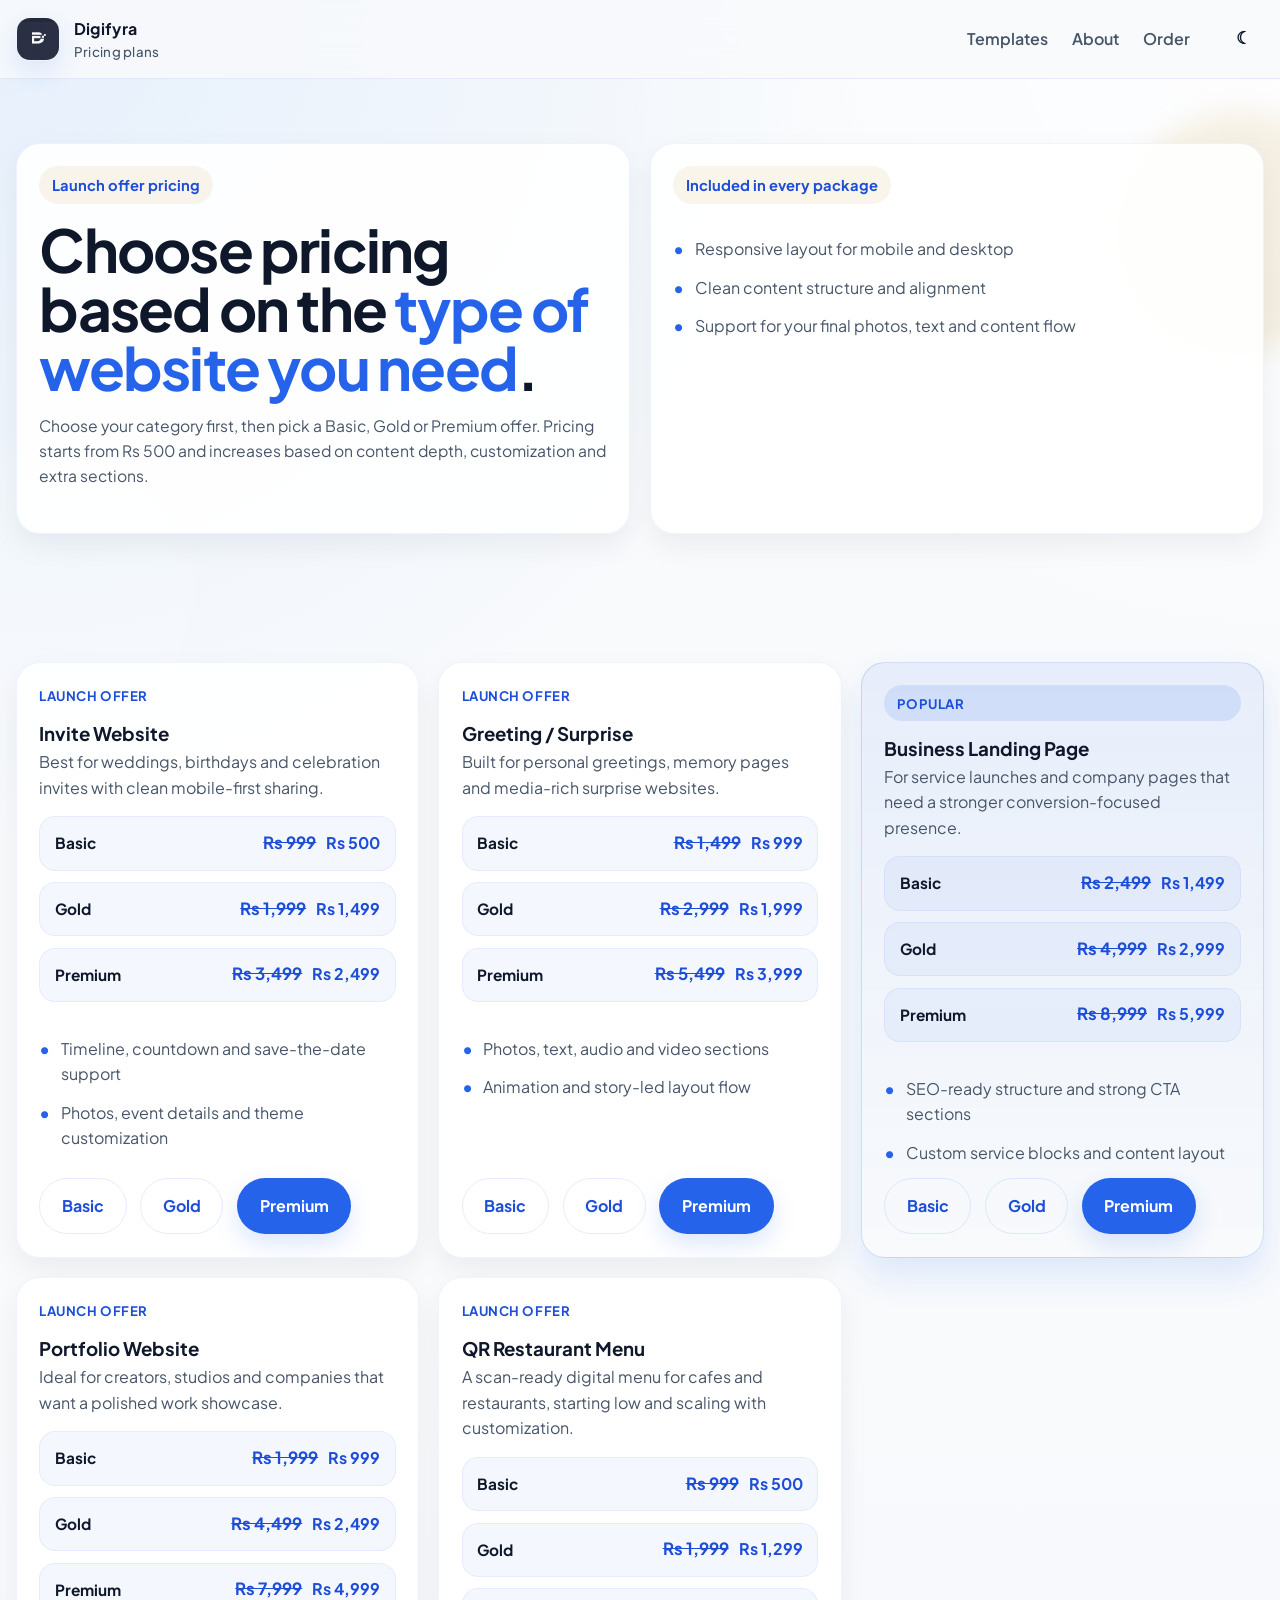
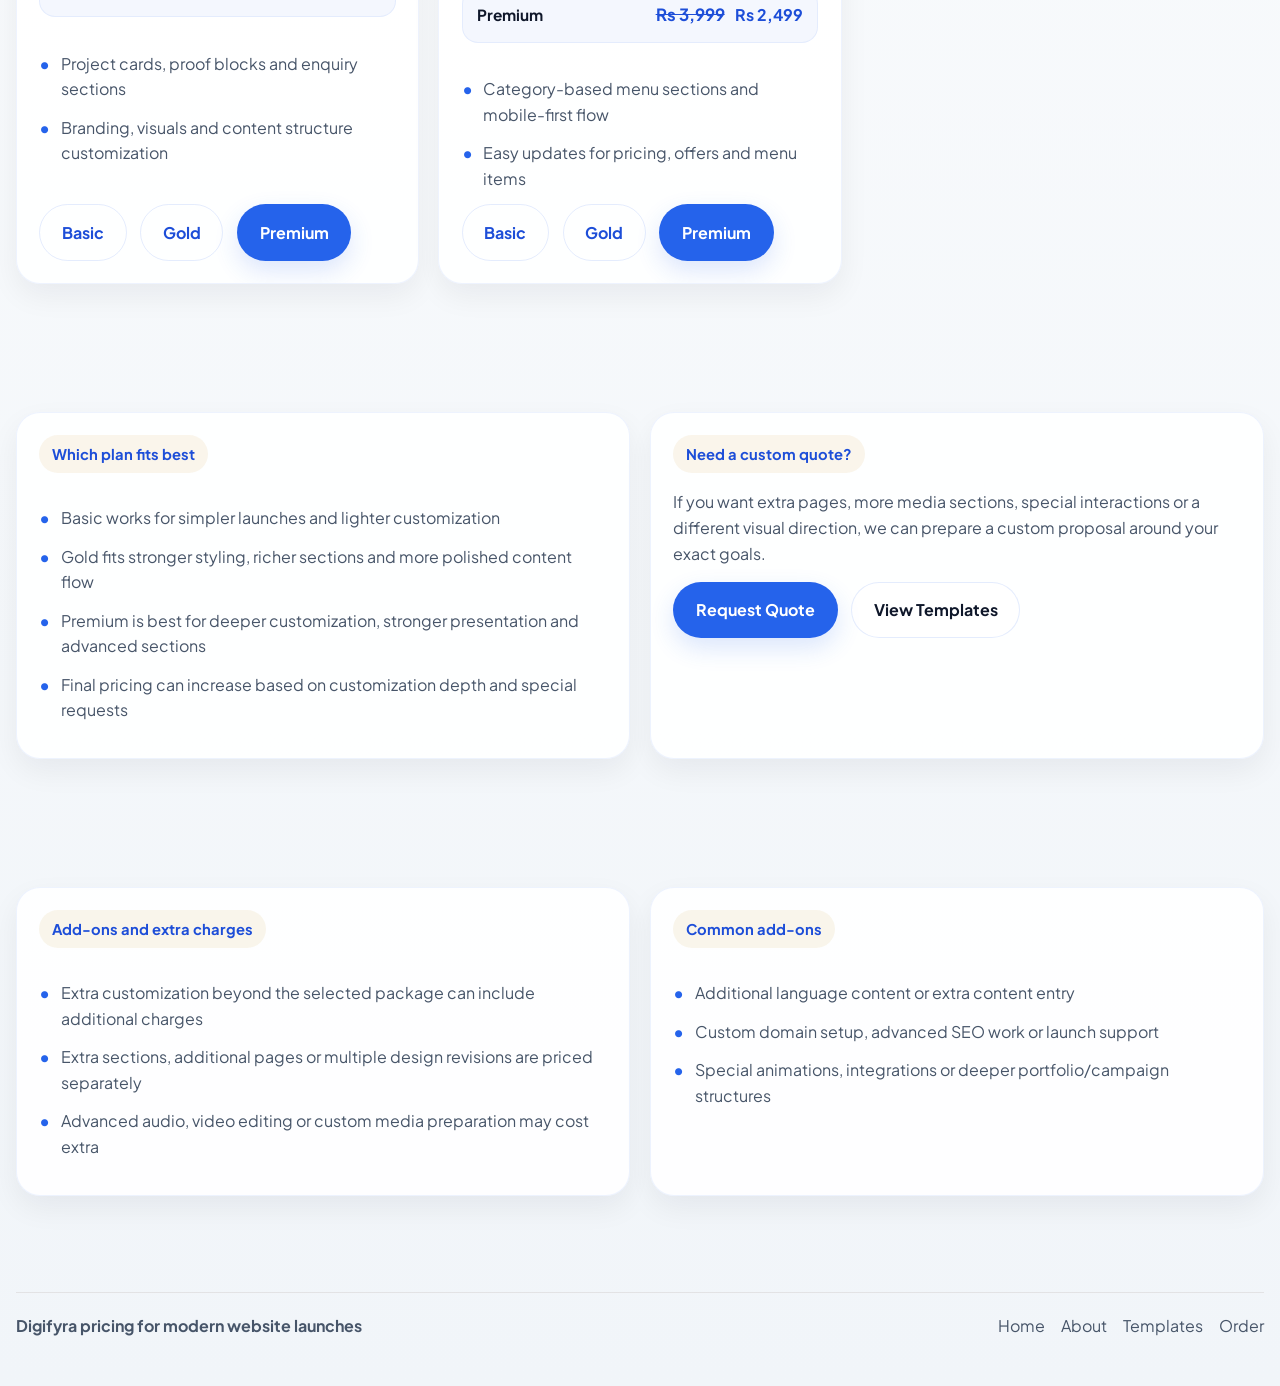
<file: pricing.html>
<!DOCTYPE html>
<html lang="en">
<head>
  <meta charset="UTF-8">
  <meta name="viewport" content="width=device-width, initial-scale=1">
  <title>Pricing | Digifyra</title>
  <meta name="description" content="Launch offer pricing for Digifyra invite websites, greeting and surprise pages, business landing pages and portfolio websites.">
  <meta name="robots" content="index, follow">
  <meta name="theme-color" content="#2563EB">
  <!-- Google Tag Manager -->
  <script>(function(w,d,s,l,i){w[l]=w[l]||[];w[l].push({'gtm.start':
  new Date().getTime(),event:'gtm.js'});var f=d.getElementsByTagName(s)[0],
  j=d.createElement(s),dl=l!='dataLayer'?'&l='+l:'';j.async=true;j.src=
  'https://www.googletagmanager.com/gtm.js?id='+i+dl;f.parentNode.insertBefore(j,f);
  })(window,document,'script','dataLayer','GTM-PXJ9GGBV');</script>
  <!-- End Google Tag Manager -->
  <link rel="preconnect" href="https://fonts.googleapis.com">
  <link rel="preconnect" href="https://fonts.gstatic.com" crossorigin>
  <link href="https://fonts.googleapis.com/css2?family=Plus+Jakarta+Sans:wght@400;500;600;700;800&display=swap" rel="stylesheet">
  <link rel="stylesheet" href="style.css">
</head>
<body class="page-pricing">
  <!-- Google Tag Manager (noscript) -->
  <noscript><iframe src="https://www.googletagmanager.com/ns.html?id=GTM-PXJ9GGBV"
  height="0" width="0" style="display:none;visibility:hidden"></iframe></noscript>
  <!-- End Google Tag Manager (noscript) -->
  <div class="page-shell">
    <header class="site-header">
      <div class="container site-header__inner">
        <a class="brand" href="index.html">
          <img class="brand__mark" src="digifyra-mark.png" alt="Digifyra logo">
          <span>Digifyra<small>Pricing plans</small></span>
        </a>
        <button class="nav-toggle" type="button" aria-expanded="false" aria-label="Toggle navigation" data-nav-toggle>Menu</button>
        <nav class="site-nav" data-nav>
          <a href="templates.html">Templates</a>
          <a href="about.html">About</a>
          <a href="order.html">Order</a>
        </nav>
      </div>
    </header>

    <main>
      <section class="section">
        <div class="container split-layout">
          <article class="info-panel reveal">
            <div class="eyebrow">Launch offer pricing</div>
            <h1 class="display">Choose pricing based on the <span>type of website you need</span>.</h1>
            <p class="lead">Choose your category first, then pick a Basic, Gold or Premium offer. Pricing starts from Rs 500 and increases based on content depth, customization and extra sections.</p>
          </article>
          <article class="info-panel reveal">
            <div class="eyebrow">Included in every package</div>
            <ul class="feature-list">
              <li>Responsive layout for mobile and desktop</li>
              <li>Clean content structure and alignment</li>
              <li>Support for your final photos, text and content flow</li>
            </ul>
          </article>
        </div>
      </section>

      <section class="section">
          <div class="container card-grid pricing-grid-offer">
            <article class="price-card reveal">
              <div class="offer-kicker">Launch offer</div>
              <h3>Invite Website</h3>
              <p class="section-copy">Best for weddings, birthdays and celebration invites with clean mobile-first sharing.</p>
              <div class="price-tier-list">
                <div class="price-tier-row"><strong>Basic</strong><span><span class="price__old">Rs 999</span> Rs 500</span></div>
                <div class="price-tier-row"><strong>Gold</strong><span><span class="price__old">Rs 1,999</span> Rs 1,499</span></div>
                <div class="price-tier-row"><strong>Premium</strong><span><span class="price__old">Rs 3,499</span> Rs 2,499</span></div>
              </div>
              <ul class="feature-list">
                <li>Timeline, countdown and save-the-date support</li>
                <li>Photos, event details and theme customization</li>
              </ul>
              <div class="stack-actions">
                <a class="btn-ghost" href="order.html?category=Wedding%20Website&plan=Basic">Basic</a>
                <a class="btn-ghost" href="order.html?category=Wedding%20Website&plan=Gold">Gold</a>
                <a class="btn" href="order.html?category=Wedding%20Website&plan=Premium">Premium</a>
              </div>
            </article>

            <article class="price-card reveal">
              <div class="offer-kicker">Launch offer</div>
              <h3>Greeting / Surprise</h3>
              <p class="section-copy">Built for personal greetings, memory pages and media-rich surprise websites.</p>
              <div class="price-tier-list">
                <div class="price-tier-row"><strong>Basic</strong><span><span class="price__old">Rs 1,499</span> Rs 999</span></div>
                <div class="price-tier-row"><strong>Gold</strong><span><span class="price__old">Rs 2,999</span> Rs 1,999</span></div>
                <div class="price-tier-row"><strong>Premium</strong><span><span class="price__old">Rs 5,499</span> Rs 3,999</span></div>
              </div>
              <ul class="feature-list">
                <li>Photos, text, audio and video sections</li>
                <li>Animation and story-led layout flow</li>
              </ul>
              <div class="stack-actions">
                <a class="btn-ghost" href="order.html?category=Love%20Story%20Surprise%20Page&plan=Basic">Basic</a>
                <a class="btn-ghost" href="order.html?category=Love%20Story%20Surprise%20Page&plan=Gold">Gold</a>
                <a class="btn" href="order.html?category=Love%20Story%20Surprise%20Page&plan=Premium">Premium</a>
              </div>
            </article>

            <article class="price-card price-card--featured reveal">
              <div class="offer-kicker offer-kicker--popular">Popular</div>
              <h3>Business Landing Page</h3>
              <p class="section-copy">For service launches and company pages that need a stronger conversion-focused presence.</p>
              <div class="price-tier-list">
                <div class="price-tier-row"><strong>Basic</strong><span><span class="price__old">Rs 2,499</span> Rs 1,499</span></div>
                <div class="price-tier-row"><strong>Gold</strong><span><span class="price__old">Rs 4,999</span> Rs 2,999</span></div>
                <div class="price-tier-row"><strong>Premium</strong><span><span class="price__old">Rs 8,999</span> Rs 5,999</span></div>
              </div>
              <ul class="feature-list">
                <li>SEO-ready structure and strong CTA sections</li>
                <li>Custom service blocks and content layout</li>
              </ul>
              <div class="stack-actions">
                <a class="btn-ghost" href="order.html?category=Landing%20Page%20for%20Company&plan=Basic">Basic</a>
                <a class="btn-ghost" href="order.html?category=Landing%20Page%20for%20Company&plan=Gold">Gold</a>
                <a class="btn" href="order.html?category=Landing%20Page%20for%20Company&plan=Premium">Premium</a>
              </div>
            </article>

            <article class="price-card reveal">
              <div class="offer-kicker">Launch offer</div>
              <h3>Portfolio Website</h3>
              <p class="section-copy">Ideal for creators, studios and companies that want a polished work showcase.</p>
              <div class="price-tier-list">
                <div class="price-tier-row"><strong>Basic</strong><span><span class="price__old">Rs 1,999</span> Rs 999</span></div>
                <div class="price-tier-row"><strong>Gold</strong><span><span class="price__old">Rs 4,499</span> Rs 2,499</span></div>
                <div class="price-tier-row"><strong>Premium</strong><span><span class="price__old">Rs 7,999</span> Rs 4,999</span></div>
              </div>
              <ul class="feature-list">
                <li>Project cards, proof blocks and enquiry sections</li>
                <li>Branding, visuals and content structure customization</li>
              </ul>
              <div class="stack-actions">
                <a class="btn-ghost" href="order.html?category=Portfolio%20Website&plan=Basic">Basic</a>
                <a class="btn-ghost" href="order.html?category=Portfolio%20Website&plan=Gold">Gold</a>
                <a class="btn" href="order.html?category=Portfolio%20Website&plan=Premium">Premium</a>
              </div>
            </article>

            <article class="price-card reveal">
              <div class="offer-kicker">Launch offer</div>
              <h3>QR Restaurant Menu</h3>
              <p class="section-copy">A scan-ready digital menu for cafes and restaurants, starting low and scaling with customization.</p>
              <div class="price-tier-list">
                <div class="price-tier-row"><strong>Basic</strong><span><span class="price__old">Rs 999</span> Rs 500</span></div>
                <div class="price-tier-row"><strong>Gold</strong><span><span class="price__old">Rs 1,999</span> Rs 1,299</span></div>
                <div class="price-tier-row"><strong>Premium</strong><span><span class="price__old">Rs 3,999</span> Rs 2,499</span></div>
              </div>
              <ul class="feature-list">
                <li>Category-based menu sections and mobile-first flow</li>
                <li>Easy updates for pricing, offers and menu items</li>
              </ul>
              <div class="stack-actions">
                <a class="btn-ghost" href="order.html?category=QR%20Restaurant%20Menu&plan=Basic">Basic</a>
                <a class="btn-ghost" href="order.html?category=QR%20Restaurant%20Menu&plan=Gold">Gold</a>
                <a class="btn" href="order.html?category=QR%20Restaurant%20Menu&plan=Premium">Premium</a>
              </div>
            </article>
          </div>
      </section>

      <section class="section">
        <div class="container split-layout">
          <article class="info-panel reveal">
            <div class="eyebrow">Which plan fits best</div>
            <ul class="feature-list">
              <li>Basic works for simpler launches and lighter customization</li>
              <li>Gold fits stronger styling, richer sections and more polished content flow</li>
              <li>Premium is best for deeper customization, stronger presentation and advanced sections</li>
              <li>Final pricing can increase based on customization depth and special requests</li>
            </ul>
          </article>
          <article class="info-panel reveal">
            <div class="eyebrow">Need a custom quote?</div>
            <p class="section-copy">If you want extra pages, more media sections, special interactions or a different visual direction, we can prepare a custom proposal around your exact goals.</p>
            <div class="stack-actions" style="margin-top:1rem;">
              <a class="btn" href="order.html">Request Quote</a>
              <a class="btn-secondary" href="templates.html">View Templates</a>
            </div>
          </article>
        </div>
      </section>

      <section class="section">
        <div class="container split-layout">
          <article class="info-panel reveal">
            <div class="eyebrow">Add-ons and extra charges</div>
            <ul class="feature-list">
              <li>Extra customization beyond the selected package can include additional charges</li>
              <li>Extra sections, additional pages or multiple design revisions are priced separately</li>
              <li>Advanced audio, video editing or custom media preparation may cost extra</li>
            </ul>
          </article>
          <article class="info-panel reveal">
            <div class="eyebrow">Common add-ons</div>
            <ul class="feature-list">
              <li>Additional language content or extra content entry</li>
              <li>Custom domain setup, advanced SEO work or launch support</li>
              <li>Special animations, integrations or deeper portfolio/campaign structures</li>
            </ul>
          </article>
        </div>
      </section>
    </main>

    <footer class="site-footer">
      <div class="container footer-grid">
        <div>
          <strong>Digifyra pricing for modern website launches</strong>
        </div>
        <div class="footer-links">
          <a href="index.html">Home</a>
          <a href="about.html">About</a>
          <a href="templates.html">Templates</a>
          <a href="order.html">Order</a>
        </div>
      </div>
    </footer>
  </div>
  <script src="script.js"></script>
</body>
</html>
</file>
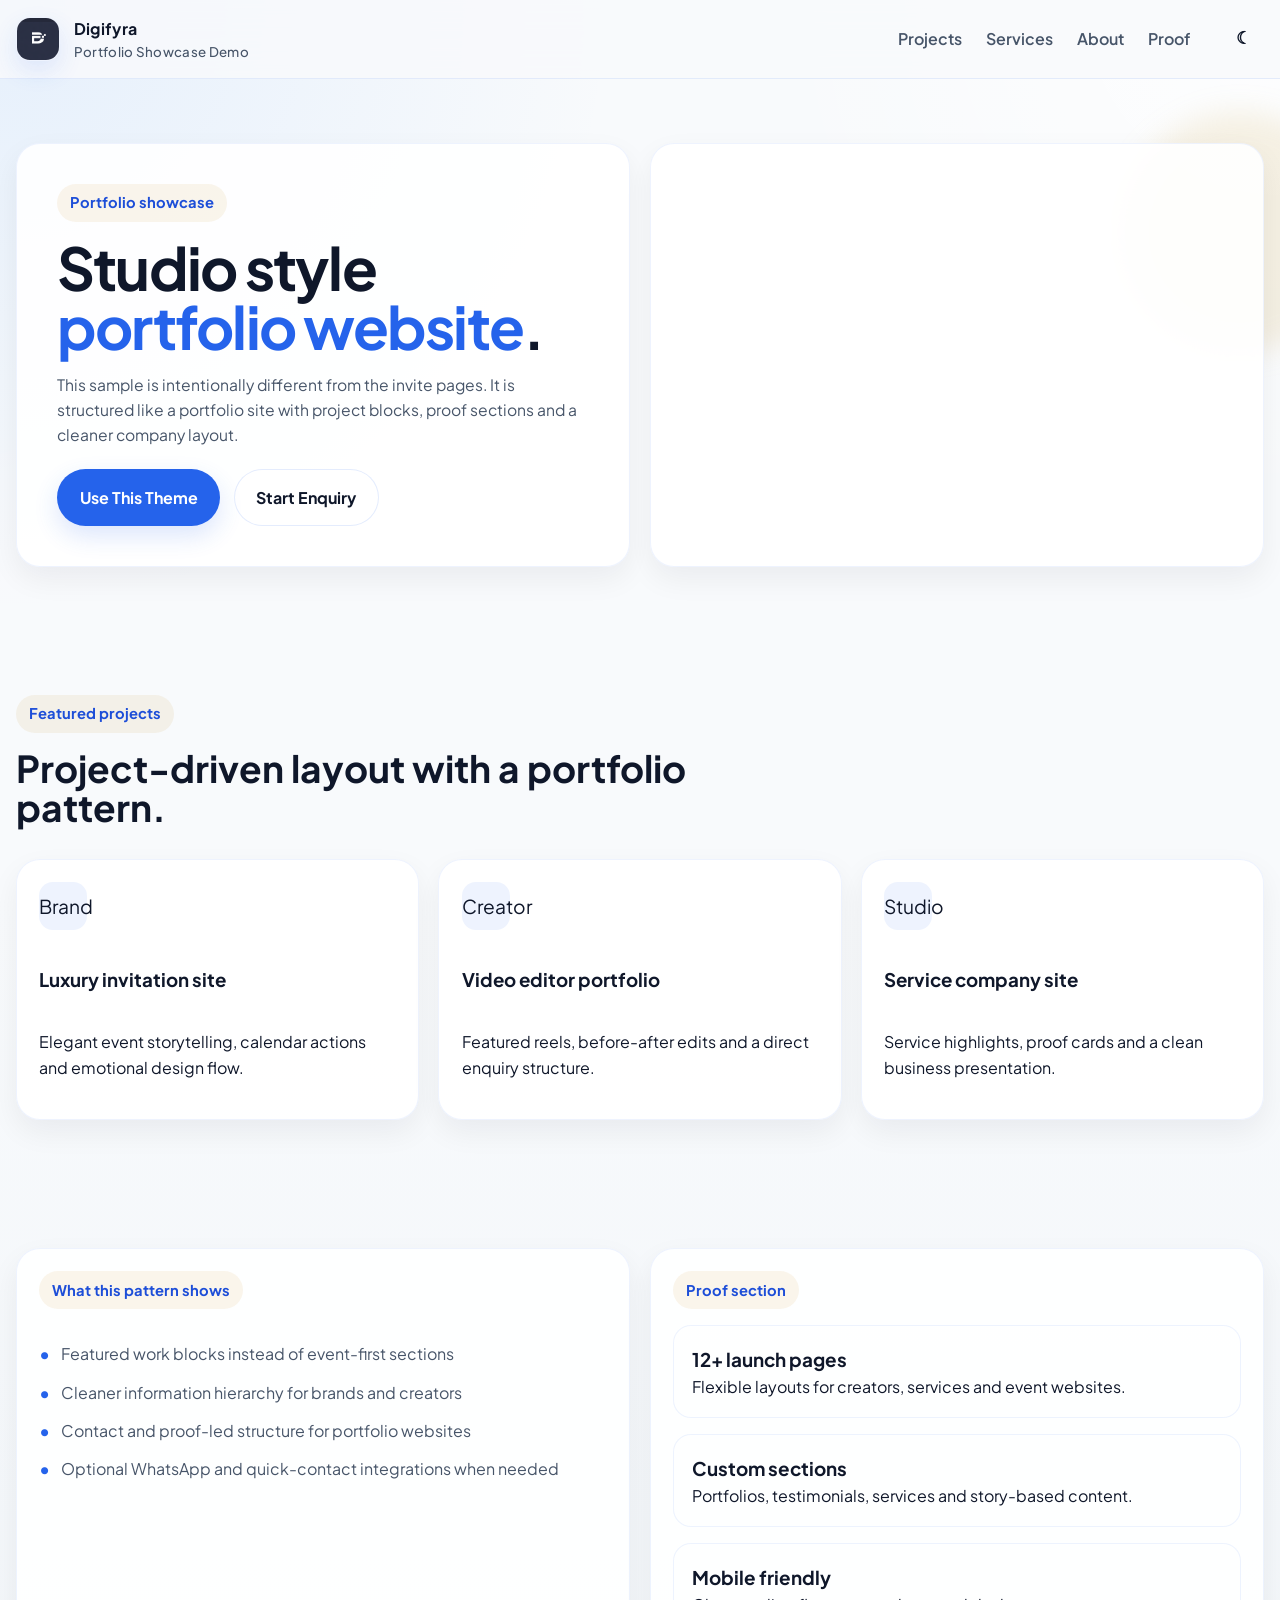
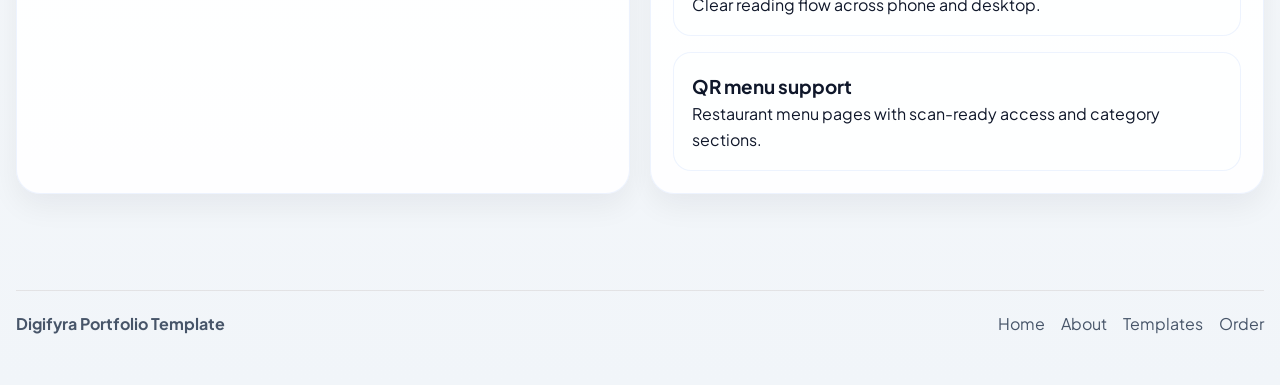
<file: services.html>
<!DOCTYPE html>
<html lang="en">
<head>
  <meta charset="UTF-8">
  <meta name="viewport" content="width=device-width, initial-scale=1">
  <title>Services and Portfolio | Digifyra</title>
  <meta name="description" content="Digifyra services page for portfolio websites, company websites, invitation websites and surprise pages.">
  <!-- Google Tag Manager -->
  <script>(function(w,d,s,l,i){w[l]=w[l]||[];w[l].push({'gtm.start':
  new Date().getTime(),event:'gtm.js'});var f=d.getElementsByTagName(s)[0],
  j=d.createElement(s),dl=l!='dataLayer'?'&l='+l:'';j.async=true;j.src=
  'https://www.googletagmanager.com/gtm.js?id='+i+dl;f.parentNode.insertBefore(j,f);
  })(window,document,'script','dataLayer','GTM-PXJ9GGBV');</script>
  <!-- End Google Tag Manager -->
  <link rel="preconnect" href="https://fonts.googleapis.com">
  <link rel="preconnect" href="https://fonts.gstatic.com" crossorigin>
  <link href="https://fonts.googleapis.com/css2?family=Cormorant+Garamond:wght@500;600;700&family=Plus+Jakarta+Sans:wght@400;500;600;700;800&display=swap" rel="stylesheet">
  <link rel="stylesheet" href="style.css">
</head>
<body class="page-company">
  <!-- Google Tag Manager (noscript) -->
  <noscript><iframe src="https://www.googletagmanager.com/ns.html?id=GTM-PXJ9GGBV"
  height="0" width="0" style="display:none;visibility:hidden"></iframe></noscript>
  <!-- End Google Tag Manager (noscript) -->
  <div class="page-shell">
    <header class="site-header">
      <div class="container site-header__inner">
        <a class="brand" href="index.html" aria-label="Digifyra home">
          <img class="brand__mark" src="digifyra-mark.png" alt="Digifyra logo">
          <span>Digifyra<small>Portfolio Showcase Demo</small></span>
        </a>
        <button class="nav-toggle" type="button" aria-expanded="false" aria-label="Toggle navigation" data-nav-toggle>Menu</button>
        <nav class="site-nav" data-nav>
          <a href="#projects">Projects</a>
          <a href="#services-list">Services</a>
          <a href="about.html">About</a>
          <a href="#proof">Proof</a>
        </nav>
      </div>
    </header>

    <main>
      <section class="section">
        <div class="container split-layout">
          <article class="story-card reveal" style="padding:2.5rem;">
            <div class="eyebrow">Portfolio showcase</div>
            <h1 class="display">Studio style <span>portfolio website</span>.</h1>
            <p class="lead">This sample is intentionally different from the invite pages. It is structured like a portfolio site with project blocks, proof sections and a cleaner company layout.</p>
            <div class="stack-actions">
              <a class="btn" href="order.html?template=Portfolio%20Showcase&category=Portfolio%20Website">Use This Theme</a>
              <a class="btn-secondary" href="order.html?template=Portfolio%20Showcase&category=Portfolio%20Website">Start Enquiry</a>
            </div>
          </article>
          <article class="story-card reveal" style="padding:1.2rem;">
            <div class="template-card__mosaic">
              <span></span>
              <span></span>
              <span></span>
              <span></span>
              <span></span>
              <span></span>
            </div>
          </article>
        </div>
      </section>

      <section id="projects" class="section">
        <div class="container">
          <div class="section-heading reveal">
            <div class="eyebrow">Featured projects</div>
            <h2>Project-driven layout with a portfolio pattern.</h2>
          </div>
          <div class="grid-3">
            <article class="template-card reveal">
              <div class="template-card__icon">Brand</div>
              <h3>Luxury invitation site</h3>
              <p>Elegant event storytelling, calendar actions and emotional design flow.</p>
            </article>
            <article class="template-card reveal">
              <div class="template-card__icon">Creator</div>
              <h3>Video editor portfolio</h3>
              <p>Featured reels, before-after edits and a direct enquiry structure.</p>
            </article>
            <article class="template-card reveal">
              <div class="template-card__icon">Studio</div>
              <h3>Service company site</h3>
              <p>Service highlights, proof cards and a clean business presentation.</p>
            </article>
          </div>
        </div>
      </section>

      <section id="services-list" class="section">
        <div class="container split-layout">
          <article class="info-panel reveal">
            <div class="eyebrow">What this pattern shows</div>
            <ul class="feature-list">
              <li>Featured work blocks instead of event-first sections</li>
              <li>Cleaner information hierarchy for brands and creators</li>
              <li>Contact and proof-led structure for portfolio websites</li>
              <li>Optional WhatsApp and quick-contact integrations when needed</li>
            </ul>
          </article>
          <article id="proof" class="info-panel reveal">
            <div class="eyebrow">Proof section</div>
            <div class="metrics-grid">
              <div class="metric-card">
                <strong>12+ launch pages</strong>
                <span>Flexible layouts for creators, services and event websites.</span>
              </div>
              <div class="metric-card">
                <strong>Custom sections</strong>
                <span>Portfolios, testimonials, services and story-based content.</span>
              </div>
              <div class="metric-card">
                <strong>Mobile friendly</strong>
                <span>Clear reading flow across phone and desktop.</span>
              </div>
              <div class="metric-card">
                <strong>QR menu support</strong>
                <span>Restaurant menu pages with scan-ready access and category sections.</span>
              </div>
            </div>
          </article>
        </div>
      </section>
    </main>

    <footer class="site-footer">
      <div class="container footer-grid">
        <div>
          <strong>Digifyra Portfolio Template</strong>
        </div>
        <div class="footer-links">
          <a href="index.html">Home</a>
          <a href="about.html">About</a>
          <a href="templates.html">Templates</a>
          <a href="order.html">Order</a>
        </div>
      </div>
    </footer>
  </div>
  <script src="script.js"></script>
</body>
</html>
</file>
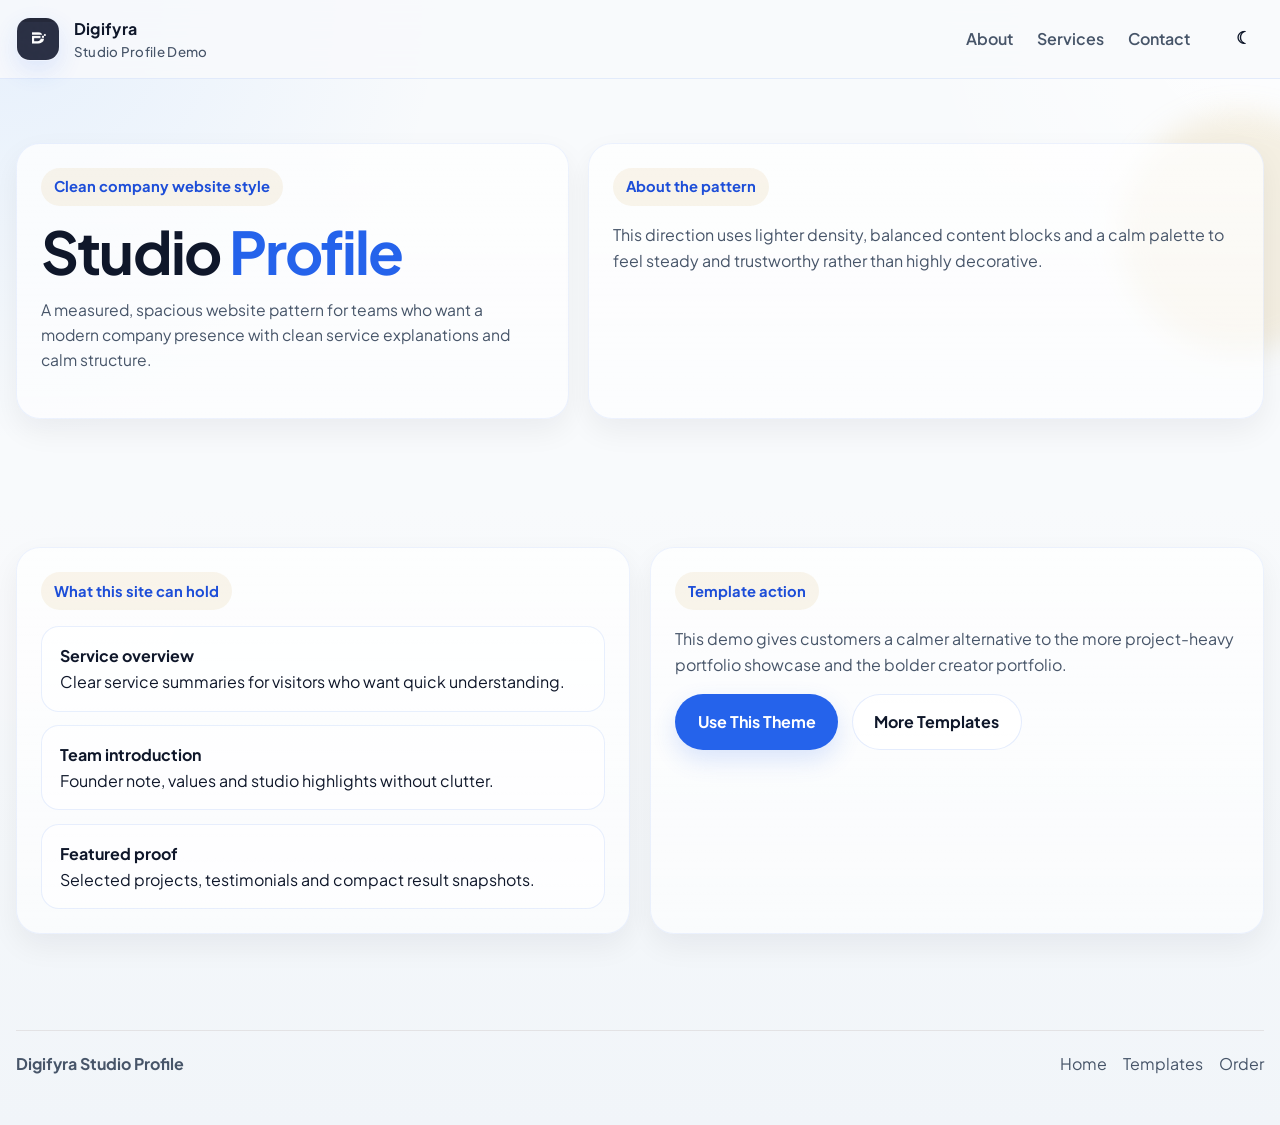
<file: studio-profile.html>
<!DOCTYPE html>
<html lang="en">
<head>
  <meta charset="UTF-8">
  <meta name="viewport" content="width=device-width, initial-scale=1">
  <title>Studio Profile | Digifyra</title>
  <meta name="description" content="Digifyra studio profile demo with a calm modern layout for teams, agencies and service companies.">
  <!-- Google Tag Manager -->
  <script>(function(w,d,s,l,i){w[l]=w[l]||[];w[l].push({'gtm.start':
  new Date().getTime(),event:'gtm.js'});var f=d.getElementsByTagName(s)[0],
  j=d.createElement(s),dl=l!='dataLayer'?'&l='+l:'';j.async=true;j.src=
  'https://www.googletagmanager.com/gtm.js?id='+i+dl;f.parentNode.insertBefore(j,f);
  })(window,document,'script','dataLayer','GTM-PXJ9GGBV');</script>
  <!-- End Google Tag Manager -->
  <link rel="preconnect" href="https://fonts.googleapis.com">
  <link rel="preconnect" href="https://fonts.gstatic.com" crossorigin>
  <link href="https://fonts.googleapis.com/css2?family=Cormorant+Garamond:wght@500;600;700&family=Plus+Jakarta+Sans:wght@400;500;600;700;800&display=swap" rel="stylesheet">
  <link rel="stylesheet" href="style.css">
</head>
<body class="page-studio">
  <!-- Google Tag Manager (noscript) -->
  <noscript><iframe src="https://www.googletagmanager.com/ns.html?id=GTM-PXJ9GGBV"
  height="0" width="0" style="display:none;visibility:hidden"></iframe></noscript>
  <!-- End Google Tag Manager (noscript) -->
  <div class="page-shell">
    <header class="site-header">
      <div class="container site-header__inner">
        <a class="brand" href="index.html" aria-label="Digifyra home">
          <img class="brand__mark" src="digifyra-mark.png" alt="Digifyra logo">
          <span>Digifyra<small>Studio Profile Demo</small></span>
        </a>
        <button class="nav-toggle" type="button" aria-expanded="false" aria-label="Toggle navigation" data-nav-toggle>Menu</button>
        <nav class="site-nav" data-nav>
          <a href="#about">About</a>
          <a href="#services">Services</a>
          <a href="#contact">Contact</a>
        </nav>
      </div>
    </header>

    <main>
      <section class="section">
        <div class="container studio-layout">
          <article class="studio-panel reveal">
            <div class="eyebrow">Clean company website style</div>
            <h1 class="display">Studio <span>Profile</span></h1>
            <p class="lead">A measured, spacious website pattern for teams who want a modern company presence with clean service explanations and calm structure.</p>
          </article>
          <article id="about" class="studio-panel reveal">
            <div class="eyebrow">About the pattern</div>
            <p class="section-copy">This direction uses lighter density, balanced content blocks and a calm palette to feel steady and trustworthy rather than highly decorative.</p>
          </article>
        </div>
      </section>

      <section id="services" class="section">
        <div class="container split-layout">
          <article class="studio-panel reveal">
            <div class="eyebrow">What this site can hold</div>
            <div class="studio-list">
              <article><strong>Service overview</strong><br>Clear service summaries for visitors who want quick understanding.</article>
              <article><strong>Team introduction</strong><br>Founder note, values and studio highlights without clutter.</article>
              <article><strong>Featured proof</strong><br>Selected projects, testimonials and compact result snapshots.</article>
            </div>
          </article>
          <article id="contact" class="studio-panel reveal">
            <div class="eyebrow">Template action</div>
            <p class="section-copy">This demo gives customers a calmer alternative to the more project-heavy portfolio showcase and the bolder creator portfolio.</p>
            <div class="stack-actions" style="margin-top:1rem;">
              <a class="btn" href="order.html?template=Studio%20Profile&category=Portfolio%20Website">Use This Theme</a>
              <a class="btn-secondary" href="templates.html">More Templates</a>
            </div>
          </article>
        </div>
      </section>
    </main>

    <footer class="site-footer">
      <div class="container footer-grid">
        <div><strong>Digifyra Studio Profile</strong></div>
        <div class="footer-links">
          <a href="index.html">Home</a>
          <a href="templates.html">Templates</a>
          <a href="order.html">Order</a>
        </div>
      </div>
    </footer>
  </div>
  <script src="script.js"></script>
</body>
</html>
</file>
<file: style.css>
:root {
  --bg: #f8fafc;
  --surface: rgba(255, 255, 255, 0.9);
  --surface-strong: #ffffff;
  --surface-dark: #0f172a;
  --text: #0f172a;
  --muted: #475569;
  --line: rgba(37, 99, 235, 0.12);
  --primary: #2563eb;
  --primary-strong: #1d4ed8;
  --secondary: #dbeafe;
  --accent: #60a5fa;
  --success: #1f9d73;
  --shadow: 0 12px 30px rgba(15, 23, 42, 0.06);
  --radius-lg: 24px;
  --radius-md: 18px;
  --radius-sm: 12px;
  --container: min(1280px, calc(100% - 2rem));
  --bg-gradient-1: rgba(96, 165, 250, 0.12);
  --bg-gradient-2: rgba(255, 255, 255, 0.8);
  --bg-gradient-3: #f8fafc;
  --bg-gradient-4: #f8fafc;
  --bg-gradient-5: #f1f5f9;
  --header-bg: rgba(248, 250, 252, 0.84);
  --glass-bg: rgba(255, 255, 255, 0.78);
  --control-bg: rgba(255, 255, 255, 0.78);
  --hero-preview-bg: linear-gradient(160deg, rgba(15, 23, 42, 0.98), rgba(30, 41, 59, 0.96));
  --hero-preview-border: rgba(37, 99, 235, 0.1);
  --hero-meta-bg: rgba(255, 255, 255, 0.14);
  --preview-frame-bg: linear-gradient(160deg, rgba(15, 23, 42, 0.98), rgba(30, 41, 59, 0.94));
}

body.theme-dark {
  --bg: #020617;
  --surface: rgba(15, 23, 42, 0.76);
  --surface-strong: #0f172a;
  --surface-dark: #020617;
  --text: #e2e8f0;
  --muted: #94a3b8;
  --line: rgba(96, 165, 250, 0.14);
  --shadow: 0 20px 60px rgba(2, 6, 23, 0.35);
  --bg-gradient-1: rgba(37, 99, 235, 0.14);
  --bg-gradient-2: rgba(255, 255, 255, 0.06);
  --bg-gradient-3: #020617;
  --bg-gradient-4: #020617;
  --bg-gradient-5: #0f172a;
  --header-bg: rgba(2, 6, 23, 0.82);
  --glass-bg: rgba(15, 23, 42, 0.88);
  --control-bg: rgba(255, 255, 255, 0.04);
  --hero-preview-bg: linear-gradient(160deg, rgba(2, 6, 23, 0.98), rgba(15, 23, 42, 0.94));
  --hero-preview-border: rgba(96, 165, 250, 0.1);
  --hero-meta-bg: rgba(255, 255, 255, 0.12);
  --preview-frame-bg: linear-gradient(160deg, rgba(2, 6, 23, 0.98), rgba(15, 23, 42, 0.94));
}

body.page-home {
  --primary: #2563eb;
  --primary-strong: #1d4ed8;
  --secondary: #dbeafe;
  --accent: #60a5fa;
}

/* Clean homepage */
.page-home-clean {
  font-family: "Inter", sans-serif;
  background: #f8fafc;
}

.page-home-clean .page-shell::before,
.page-home-clean .page-shell::after {
  display: none;
}

.page-home-clean .site-header {
  background: rgba(248, 250, 252, 0.92);
}

.theme-dark.page-home-clean .site-header {
  background: rgba(2, 6, 23, 0.92);
  border-bottom-color: rgba(96, 165, 250, 0.14);
}

.page-home-clean .site-nav .btn {
  color: #fff;
  padding: 0.72rem 1.1rem;
}

.clean-hero {
  padding: 7rem 0 5.5rem;
  background:
    radial-gradient(circle at 82% 22%, rgba(37, 99, 235, 0.1), transparent 28%),
    linear-gradient(180deg, #fff 0%, #f8fafc 100%);
}

.clean-hero__grid {
  display: grid;
  grid-template-columns: minmax(0, 1.05fr) minmax(420px, 0.95fr);
  align-items: center;
  gap: clamp(3rem, 7vw, 7rem);
}

.clean-hero__copy h1 {
  max-width: 780px;
  margin: 1rem 0 1.4rem;
  font-size: clamp(3rem, 5.7vw, 5.6rem);
  line-height: 1.02;
  letter-spacing: -0.065em;
}

.clean-hero__copy h1 span {
  color: var(--primary);
}

.clean-hero__copy > p {
  max-width: 670px;
  margin: 0;
  color: var(--muted);
  font-size: clamp(1.05rem, 1.4vw, 1.22rem);
  line-height: 1.75;
}

.clean-hero__copy .hero-actions {
  margin-top: 2rem;
}

.clean-hero__trust {
  display: flex;
  flex-wrap: wrap;
  gap: 0.75rem 1.5rem;
  margin-top: 2rem;
  color: var(--muted);
  font-size: 0.9rem;
  font-weight: 600;
}

.clean-hero__trust span {
  display: inline-flex;
  align-items: center;
  gap: 0.45rem;
}

.clean-hero__trust span::before {
  content: "";
  width: 0.45rem;
  height: 0.45rem;
  border-radius: 50%;
  background: var(--primary);
}

.clean-showcase {
  padding: 1rem;
  border: 1px solid #dbe4f0;
  border-radius: 28px;
  background: rgba(255, 255, 255, 0.92);
  box-shadow: 0 30px 70px rgba(15, 23, 42, 0.12);
}

.clean-showcase__top {
  display: flex;
  align-items: center;
  gap: 0.65rem;
  padding: 0.35rem 0.35rem 1rem;
  color: #64748b;
  font-size: 0.78rem;
  font-weight: 700;
  letter-spacing: 0.04em;
  text-transform: uppercase;
}

.clean-showcase__dot {
  width: 0.6rem;
  height: 0.6rem;
  border-radius: 50%;
  background: #22c55e;
  box-shadow: 0 0 0 5px rgba(34, 197, 94, 0.12);
}

.clean-showcase__main {
  display: grid;
  grid-template-columns: auto 1fr;
  gap: 1.15rem;
  align-items: center;
  min-height: 230px;
  padding: 2rem;
  border-radius: 20px;
  color: #fff;
  background: linear-gradient(145deg, #0f172a, #1e3a8a);
}

.clean-showcase__icon {
  display: grid;
  place-items: center;
  width: 4.6rem;
  height: 4.6rem;
  border-radius: 18px;
  color: #1d4ed8;
  background: #fff;
}

.clean-showcase__icon svg {
  width: 2.3rem;
}

.clean-showcase__main small {
  display: block;
  margin-bottom: 0.45rem;
  color: #bfdbfe;
  font-weight: 600;
}

.clean-showcase__main strong {
  display: block;
  max-width: 300px;
  font-size: clamp(1.35rem, 2.2vw, 2rem);
  line-height: 1.18;
}

.clean-showcase__main p {
  margin: 0.65rem 0 0;
  color: #cbd5e1;
  font-size: 0.9rem;
}

.clean-showcase__mini-grid {
  display: grid;
  grid-template-columns: repeat(3, 1fr);
  gap: 0.75rem;
  margin-top: 0.75rem;
}

.clean-showcase__mini-grid article {
  min-height: 126px;
  padding: 1rem;
  border: 1px solid #e2e8f0;
  border-radius: 16px;
  background: #f8fafc;
}

.clean-showcase__mini-grid span,
.clean-showcase__mini-grid strong,
.clean-showcase__mini-grid small {
  display: block;
}

.clean-showcase__mini-grid span {
  margin-bottom: 1.15rem;
  color: var(--primary);
  font-size: 0.75rem;
  font-weight: 800;
}

.clean-showcase__mini-grid strong {
  color: #0f172a;
  font-size: 0.88rem;
}

.clean-showcase__mini-grid small {
  margin-top: 0.3rem;
  color: #64748b;
  line-height: 1.4;
}

.clean-section {
  background: #fff;
}

.clean-heading {
  max-width: 720px;
  margin-bottom: 3rem;
}

.clean-heading h2,
.clean-value-copy h2,
.clean-cta h2 {
  margin: 0.75rem 0 1rem;
  font-size: clamp(2.1rem, 4vw, 3.7rem);
  line-height: 1.08;
  letter-spacing: -0.045em;
}

.clean-heading p,
.clean-value-copy > p,
.clean-cta p {
  color: var(--muted);
  font-size: 1.05rem;
}

.clean-service-groups {
  display: grid;
  grid-template-columns: repeat(2, minmax(0, 1fr));
  gap: 1.25rem;
}

.clean-service-group {
  display: flex;
  flex-direction: column;
  min-height: 440px;
  padding: clamp(1.5rem, 3vw, 2.35rem);
  border: 1px solid #e2e8f0;
  border-radius: 22px;
  background: #fff;
  transition: transform 180ms ease, box-shadow 180ms ease, border-color 180ms ease;
}

.clean-service-group:hover {
  transform: translateY(-4px);
  border-color: #bfdbfe;
  box-shadow: 0 20px 50px rgba(15, 23, 42, 0.08);
}

.clean-service-group__heading {
  display: grid;
  grid-template-columns: auto 1fr;
  gap: 1rem;
  align-items: start;
  padding-bottom: 1.5rem;
  border-bottom: 1px solid #e2e8f0;
}

.clean-service-group__number {
  display: grid;
  place-items: center;
  width: 2.7rem;
  height: 2.7rem;
  border-radius: 12px;
  color: var(--primary);
  background: #eff6ff;
  font-size: 0.8rem;
  font-weight: 800;
}

.clean-service-group__heading p {
  margin: 0 0 0.35rem;
  color: var(--primary);
  font-size: 0.78rem;
  font-weight: 700;
  letter-spacing: 0.03em;
  text-transform: uppercase;
}

.clean-service-group__heading h3 {
  margin: 0;
  font-size: clamp(1.35rem, 2vw, 1.75rem);
  line-height: 1.25;
}

.clean-service-list {
  display: grid;
  grid-template-columns: repeat(2, 1fr);
  gap: 1.2rem;
  padding: 1.6rem 0;
}

.clean-service-list--single {
  grid-template-columns: 1fr;
}

.clean-service-list strong,
.clean-service-list span {
  display: block;
}

.clean-service-list strong {
  margin-bottom: 0.45rem;
  color: #0f172a;
}

.clean-service-list span {
  color: #64748b;
  font-size: 0.93rem;
  line-height: 1.65;
}

.clean-service-group > a {
  display: inline-flex;
  justify-content: space-between;
  align-items: center;
  gap: 1rem;
  margin-top: auto;
  padding-top: 1.25rem;
  border-top: 1px solid #e2e8f0;
  color: var(--primary);
  font-weight: 700;
}

.clean-service-group > a span {
  font-size: 1.35rem;
  transition: transform 180ms ease;
}

.clean-service-group > a:hover span {
  transform: translateX(4px);
}

.clean-design-tags {
  display: flex;
  flex-wrap: wrap;
  gap: 0.65rem;
  padding: 1.6rem 0;
}

.clean-design-tags span {
  padding: 0.65rem 0.85rem;
  border: 1px solid #dbe4f0;
  border-radius: 999px;
  color: #334155;
  background: #f8fafc;
  font-size: 0.88rem;
  font-weight: 600;
}

.clean-process-section {
  background: #f1f5f9;
}

.clean-process {
  display: grid;
  grid-template-columns: repeat(3, 1fr);
  gap: 1px;
  overflow: hidden;
  border: 1px solid #dbe4f0;
  border-radius: 22px;
  background: #dbe4f0;
}

.clean-process article {
  min-height: 275px;
  padding: clamp(1.5rem, 3vw, 2.5rem);
  background: #fff;
}

.clean-process article > span {
  display: grid;
  place-items: center;
  width: 2.7rem;
  height: 2.7rem;
  margin-bottom: 2.5rem;
  border-radius: 50%;
  color: #fff;
  background: var(--primary);
  font-weight: 800;
}

.clean-process h3 {
  margin: 0 0 0.75rem;
  font-size: 1.25rem;
}

.clean-process p {
  margin: 0;
  color: #64748b;
}

.clean-value-grid {
  display: grid;
  grid-template-columns: 0.85fr 1.15fr;
  gap: clamp(3rem, 8vw, 8rem);
  align-items: center;
}

.clean-value-copy .btn-secondary {
  margin-top: 1.1rem;
}

.clean-value-list {
  border-top: 1px solid #dbe4f0;
}

.clean-value-list article {
  display: grid;
  grid-template-columns: minmax(160px, 0.65fr) 1fr;
  gap: 2rem;
  padding: 1.5rem 0;
  border-bottom: 1px solid #dbe4f0;
}

.clean-value-list span {
  color: #64748b;
}

.clean-cta-section {
  padding-top: 2rem;
  background: #fff;
}

.clean-cta {
  display: flex;
  align-items: center;
  justify-content: space-between;
  gap: 3rem;
  padding: clamp(2rem, 5vw, 4rem);
  border-radius: 26px;
  color: #fff;
  background: #0f172a;
}

.clean-cta h2 {
  max-width: 760px;
}

.clean-cta p {
  margin-bottom: 0;
  color: #cbd5e1;
}

.clean-cta .eyebrow {
  color: #93c5fd;
}

.clean-cta .btn {
  flex: 0 0 auto;
  background: #fff;
  color: #0f172a;
}

.clean-footer {
  background: #f8fafc;
}

.clean-footer__bottom {
  display: flex;
  justify-content: space-between;
  gap: 1rem;
  padding-top: 1.5rem;
  color: #64748b;
  font-size: 0.85rem;
}

body.theme-dark.page-home-clean {
  background: #020617;
}

body.theme-dark .clean-section,
body.theme-dark .clean-cta-section,
body.theme-dark .clean-service-group,
body.theme-dark .clean-process article {
  background: #0f172a;
}

body.theme-dark .clean-hero,
body.theme-dark .clean-process-section,
body.theme-dark .clean-footer {
  background: #020617;
}

body.theme-dark .clean-showcase {
  border-color: #263449;
  background: #0f172a;
}

body.theme-dark .clean-showcase__mini-grid article,
body.theme-dark .clean-design-tags span {
  border-color: #263449;
  background: #111c30;
}

body.theme-dark .clean-showcase__mini-grid strong,
body.theme-dark .clean-service-list strong {
  color: #e2e8f0;
}

body.theme-dark .clean-service-group,
body.theme-dark .clean-service-group__heading,
body.theme-dark .clean-service-group > a,
body.theme-dark .clean-value-list,
body.theme-dark .clean-value-list article {
  border-color: #263449;
}

@media (max-width: 980px) {
  .clean-hero__grid,
  .clean-value-grid {
    grid-template-columns: 1fr;
  }

  .clean-hero__visual {
    max-width: 680px;
  }
}

@media (max-width: 760px) {
  .theme-dark.page-home-clean .site-nav {
    background: rgba(2, 6, 23, 0.98);
  }

  .clean-hero {
    padding: 4.5rem 0 3.5rem;
  }

  .clean-hero__grid {
    gap: 3rem;
  }

  .clean-hero__copy h1 {
    font-size: clamp(2.6rem, 13vw, 4.2rem);
  }

  .clean-service-groups,
  .clean-process {
    grid-template-columns: 1fr;
  }

  .clean-service-group {
    min-height: 0;
  }

  .clean-process {
    gap: 1px;
  }

  .clean-process article {
    min-height: 0;
  }

  .clean-cta,
  .clean-footer__bottom {
    align-items: flex-start;
    flex-direction: column;
  }
}

@media (max-width: 540px) {
  .clean-showcase__main {
    grid-template-columns: 1fr;
    padding: 1.4rem;
  }

  .clean-showcase__mini-grid,
  .clean-service-list,
  .clean-value-list article {
    grid-template-columns: 1fr;
  }

  .clean-showcase__mini-grid article {
    min-height: 0;
  }

  .clean-showcase__mini-grid span {
    margin-bottom: 0.5rem;
  }

  .clean-service-group__heading {
    grid-template-columns: 1fr;
  }

  .clean-value-list article {
    gap: 0.5rem;
  }
}

* {
  box-sizing: border-box;
}

html {
  scroll-behavior: smooth;
}

body {
  margin: 0;
  font-family: "Plus Jakarta Sans", sans-serif;
  color: var(--text);
  background:
    radial-gradient(circle at top left, var(--bg-gradient-1), transparent 26%),
    radial-gradient(circle at top right, var(--bg-gradient-2), transparent 22%),
    linear-gradient(180deg, var(--bg-gradient-3) 0%, var(--bg-gradient-4) 45%, var(--bg-gradient-5) 100%);
  line-height: 1.6;
}

img {
  display: block;
  max-width: 100%;
}

a {
  color: inherit;
  text-decoration: none;
}

button,
input,
select,
textarea {
  font: inherit;
}

button {
  cursor: pointer;
}

.page-shell {
  position: relative;
  overflow-x: clip;
}

.page-shell::before,
.page-shell::after {
  content: "";
  position: fixed;
  inset: auto;
  z-index: -1;
  border-radius: 999px;
  filter: blur(14px);
}

.page-shell::before {
  width: 240px;
  height: 240px;
  top: 7rem;
  right: -80px;
  background: rgba(212, 175, 90, 0.16);
}

.page-shell::after {
  width: 300px;
  height: 300px;
  bottom: 10rem;
  left: -100px;
  background: rgba(255, 255, 255, 0.12);
}

.container {
  width: var(--container);
  margin: 0 auto;
}

.site-header {
  position: sticky;
  top: 0;
  z-index: 20;
  backdrop-filter: blur(18px);
  background: var(--header-bg);
  border-bottom: 1px solid var(--hero-preview-border);
}

.site-header__inner {
  display: flex;
  align-items: center;
  justify-content: space-between;
  gap: 1rem;
  min-height: 78px;
}

.brand {
  display: inline-flex;
  align-items: center;
  gap: 0.85rem;
  order: 1;
  min-width: 0;
  font-weight: 700;
  letter-spacing: 0.02em;
}

.brand > span {
  min-width: 0;
}

.brand__mark {
  display: block;
  width: 2.75rem;
  height: 2.75rem;
  border-radius: 14px;
  object-fit: cover;
  box-shadow: 0 10px 24px rgba(37, 99, 235, 0.12);
  background: #ffffff;
  border: 1px solid rgba(37, 99, 235, 0.08);
}

.brand small {
  display: block;
  color: var(--muted);
  font-weight: 500;
}

.nav-toggle {
  display: none;
  position: relative;
  min-width: 3rem;
  height: 3rem;
  padding: 0 0.9rem;
  border: 0;
  border-radius: 0;
  color: var(--text);
  background: transparent;
  line-height: 1;
  font-weight: 700;
  transition: transform 180ms ease, border-color 180ms ease, background 180ms ease;
}

.theme-toggle {
  order: 3;
  margin-left: 1rem;
  display: inline-grid;
  place-items: center;
  width: 2.6rem;
  min-width: 2.6rem;
  height: 2.6rem;
  padding: 0;
  border: 0;
  border-radius: 0;
  color: var(--text);
  background: transparent;
  font-size: 0;
  line-height: 1;
  font-weight: 700;
  transition: transform 180ms ease, border-color 180ms ease, background 180ms ease;
}

.theme-toggle::before {
  content: "\263E";
  display: block;
  font-size: 1.05rem;
  line-height: 1;
  transform: translateY(-1px);
}

body.theme-dark .theme-toggle::before {
  content: "\2600";
}

.site-nav {
  display: flex;
  order: 2;
  margin-left: auto;
  align-items: center;
  gap: 1.5rem;
}

.site-nav a {
  color: var(--muted);
  font-weight: 600;
}

.site-nav a:hover,
.site-nav a:focus-visible,
.site-nav a.is-active {
  color: var(--text);
}

.nav-cta {
  margin-left: 0.35rem;
}

.btn,
.btn-secondary,
.btn-ghost {
  display: inline-flex;
  align-items: center;
  justify-content: center;
  gap: 0.55rem;
  min-height: 3rem;
  padding: 0.9rem 1.35rem;
  border-radius: 999px;
  border: 1px solid transparent;
  font-weight: 700;
  transition: transform 180ms ease, box-shadow 180ms ease, background 180ms ease, border-color 180ms ease;
}

.btn {
  color: #ffffff;
  background: var(--primary);
  box-shadow: 0 10px 24px rgba(37, 99, 235, 0.16);
}

.btn:hover,
.btn:focus-visible,
.btn-secondary:hover,
.btn-secondary:focus-visible,
.btn-ghost:hover,
.btn-ghost:focus-visible {
  transform: translateY(-2px);
}

.btn-secondary {
  color: var(--text);
  background: var(--control-bg);
  border-color: var(--line);
}

.btn-ghost {
  color: var(--primary-strong);
  background: transparent;
  border-color: var(--line);
}

.hero {
  padding: 0;
  min-height: calc(100vh - 78px);
  display: grid;
  align-items: stretch;
}

.hero-panel {
  display: grid;
  grid-template-columns: 1.1fr 0.9fr;
  gap: 0;
  align-items: center;
  min-height: calc(100vh - 78px);
  width: min(100%, 100vw);
  max-width: none;
  padding: 0;
  border-radius: 0;
  background: transparent;
  border: 0;
  box-shadow: none;
}

.hero-panel > *:first-child {
  padding: 4rem clamp(1rem, 4vw, 5rem);
}

.hero-panel > *:last-child {
  min-height: calc(100vh - 78px);
}

.eyebrow {
  display: inline-flex;
  align-items: center;
  gap: 0.5rem;
  margin-bottom: 1rem;
  padding: 0.45rem 0.8rem;
  border-radius: 999px;
  background: rgba(212, 175, 90, 0.12);
  color: var(--primary-strong);
  font-size: 0.92rem;
  font-weight: 700;
}

.display {
  margin: 0 0 1rem;
  font-family: "Plus Jakarta Sans", sans-serif;
  font-size: clamp(2.45rem, 4.6vw, 4.8rem);
  line-height: 1;
  letter-spacing: -0.03em;
}

.display span {
  color: var(--primary);
}

.lead {
  margin: 0 0 1.4rem;
  font-size: 0.98rem;
  color: var(--muted);
  max-width: 62ch;
}

.hero-actions,
.stack-actions {
  display: flex;
  flex-wrap: wrap;
  gap: 0.85rem;
}

.hero-stats,
.stats-grid,
.metrics-grid {
  display: grid;
  gap: 1rem;
}

.hero-stats {
  grid-template-columns: repeat(3, minmax(0, 1fr));
  margin-top: 1.3rem;
}

.stat-card,
.metric-card {
  padding: 1.1rem;
  border-radius: var(--radius-md);
  background: rgba(255, 255, 255, 0.04);
  border: 1px solid rgba(37, 99, 235, 0.08);
}

.stat-card strong,
.metric-card strong {
  display: block;
  font-size: 1.18rem;
}

.hero-visual {
  display: grid;
  grid-template-rows: 1fr auto;
  gap: 1rem;
  padding: 1.25rem;
}

.hero-preview {
  position: relative;
  overflow: hidden;
  border-radius: calc(var(--radius-lg) + 6px);
  min-height: calc(100vh - 78px);
  background: var(--hero-preview-bg);
  color: #fff;
  box-shadow: none;
  border-left: 1px solid var(--hero-preview-border);
}

.hero-preview img {
  position: absolute;
  inset: 0;
  width: 100%;
  height: 100%;
  object-fit: cover;
  opacity: 0.42;
}

.hero-preview__content {
  position: relative;
  display: flex;
  flex-direction: column;
  justify-content: space-between;
  min-height: calc(100vh - 78px);
  padding: 2rem clamp(1rem, 3vw, 3rem);
}

.hero-notes {
  display: grid;
  grid-template-columns: repeat(2, minmax(0, 1fr));
  gap: 1rem;
}

.floating-card {
  position: static;
  border-radius: var(--radius-md);
  background: var(--glass-bg);
  color: var(--text);
  padding: 1rem 1.1rem;
  box-shadow: var(--shadow);
  border: 1px solid var(--hero-preview-border);
}

.section {
  padding: 4rem 0;
}

.section-heading {
  max-width: 760px;
  margin-bottom: 2rem;
}

.section-heading h2,
.section-title {
  margin: 0 0 0.8rem;
  font-family: "Plus Jakarta Sans", sans-serif;
  font-size: clamp(1.85rem, 2.9vw, 2.8rem);
  line-height: 1.05;
}

.section-heading p,
.section-copy {
  margin: 0;
  color: var(--muted);
}

.grid-2,
.grid-3,
.grid-4,
.card-grid {
  display: grid;
  gap: 1.2rem;
  align-items: stretch;
}

.grid-2 {
  grid-template-columns: repeat(2, minmax(0, 1fr));
}

.grid-3,
.card-grid {
  grid-template-columns: repeat(3, minmax(0, 1fr));
}

.grid-4 {
  grid-template-columns: repeat(4, minmax(0, 1fr));
}

.feature-card,
.template-card,
.price-card,
.step-card,
.testimonial,
.story-card,
.detail-card,
.faq-item,
.gallery-card,
.contact-card,
.form-panel,
.info-panel,
.timeline-item,
.checklist,
.service-card,
.showcase-card {
  position: relative;
  overflow: hidden;
  border-radius: var(--radius-lg);
  background: var(--surface);
  border: 1px solid rgba(37, 99, 235, 0.08);
  box-shadow: var(--shadow);
}

.feature-card,
.template-card,
.price-card,
.step-card,
.testimonial,
.story-card,
.detail-card,
.faq-item,
.gallery-card,
.contact-card,
.form-panel,
.info-panel,
.timeline-item,
.service-card,
.showcase-card {
  padding: 1.4rem;
}

.template-card,
.price-card,
.service-card {
  display: flex;
  flex-direction: column;
  height: 100%;
}

.card-grid .template-card:nth-child(1) {
  background: linear-gradient(180deg, rgba(201, 125, 148, 0.14), var(--surface));
}

.card-grid .template-card:nth-child(2) {
  background: linear-gradient(180deg, rgba(223, 140, 90, 0.14), var(--surface));
}

.card-grid .template-card:nth-child(3) {
  background: linear-gradient(180deg, rgba(192, 106, 124, 0.14), var(--surface));
}

.card-grid .template-card:nth-child(4) {
  background: linear-gradient(180deg, rgba(94, 157, 144, 0.14), var(--surface));
}

.card-grid .template-card:nth-child(5) {
  background: linear-gradient(180deg, rgba(190, 122, 150, 0.14), var(--surface));
}

.card-grid .template-card:nth-child(6) {
  background: linear-gradient(180deg, rgba(104, 138, 176, 0.14), var(--surface));
}

.card-grid .template-card:nth-child(7) {
  background: linear-gradient(180deg, rgba(114, 164, 145, 0.14), var(--surface));
}

.card-grid .template-card:nth-child(8) {
  background: linear-gradient(180deg, rgba(168, 139, 92, 0.14), var(--surface));
}

.service-card__icon,
.feature-card__icon,
.template-card__icon,
.step-card__icon {
  display: inline-grid;
  place-items: center;
  width: 3rem;
  height: 3rem;
  margin-bottom: 1rem;
  border-radius: 14px;
  background: rgba(37, 99, 235, 0.08);
  font-size: 1.2rem;
}

.tag-row,
.pill-row {
  display: flex;
  flex-wrap: wrap;
  gap: 0.6rem;
}

.tag,
.pill {
  display: inline-flex;
  align-items: center;
  gap: 0.45rem;
  padding: 0.45rem 0.75rem;
  border-radius: 999px;
  background: rgba(37, 99, 235, 0.06);
  color: var(--muted);
  font-size: 0.9rem;
  font-weight: 700;
}


.feature-list,
.check-list,
.plain-list {
  margin: 1rem 0 0;
  padding: 0;
  list-style: none;
}

.feature-list li,
.check-list li,
.plain-list li {
  display: flex;
  gap: 0.65rem;
  align-items: flex-start;
  margin-bottom: 0.8rem;
  color: var(--muted);
}

.feature-list li::before,
.check-list li::before {
  content: "•";
  color: var(--primary);
  font-weight: 900;
}

.check-list li::before {
  content: "✓";
}

.split-layout,
.story-layout,
.contact-layout,
.showcase-layout,
.form-layout {
  display: grid;
  grid-template-columns: 1fr 1fr;
  gap: 1.25rem;
}

.showcase-layout {
  align-items: stretch;
}

.showcase-preview,
.story-panel {
  min-height: 100%;
}

.preview-frame {
  padding: 1.2rem;
  border-radius: calc(var(--radius-lg) + 6px);
  background: var(--preview-frame-bg);
  color: #fff;
}

.preview-frame__screen {
  border-radius: 24px;
  padding: 1.4rem;
  min-height: 420px;
  background:
    linear-gradient(180deg, rgba(255, 255, 255, 0.12), rgba(255, 255, 255, 0.04)),
    url("https://images.unsplash.com/photo-1519741497674-611481863552?auto=format&fit=crop&w=1400&q=80") center/cover;
}

.preview-frame__screen--birthday {
  background:
    linear-gradient(180deg, rgba(255, 255, 255, 0.12), rgba(255, 255, 255, 0.04)),
    url("https://images.unsplash.com/photo-1464349153735-7db50ed83c84?auto=format&fit=crop&w=1400&q=80") center/cover;
}

.preview-frame__screen--love {
  background:
    linear-gradient(180deg, rgba(255, 255, 255, 0.12), rgba(255, 255, 255, 0.04)),
    url("https://images.unsplash.com/photo-1516589178581-6cd7833ae3b2?auto=format&fit=crop&w=1400&q=80") center/cover;
}

.preview-frame__screen--corporate {
  background:
    linear-gradient(180deg, rgba(255, 255, 255, 0.1), rgba(255, 255, 255, 0.02)),
    url("https://images.unsplash.com/photo-1552664730-d307ca884978?auto=format&fit=crop&w=1400&q=80") center/cover;
}

.preview-shell {
  max-width: 380px;
  padding: 1rem;
  border-radius: 24px;
  background: rgba(24, 18, 15, 0.54);
  backdrop-filter: blur(12px);
}

.timeline {
  position: relative;
  display: grid;
  gap: 1rem;
}

.timeline::before {
  content: "";
  position: absolute;
  top: 0;
  bottom: 0;
  left: 1.3rem;
  width: 2px;
  background: linear-gradient(180deg, rgba(37, 99, 235, 0.08), rgba(37, 99, 235, 0.48), rgba(96, 165, 250, 0.2));
}

.timeline-item {
  display: grid;
  grid-template-columns: 3rem 1fr;
  gap: 1rem;
  align-items: start;
}

.timeline-item__dot {
  position: relative;
  z-index: 1;
  display: grid;
  place-items: center;
  width: 2.6rem;
  height: 2.6rem;
  border-radius: 999px;
  background: linear-gradient(135deg, var(--primary), var(--secondary));
  color: #fff;
  box-shadow: 0 10px 22px rgba(37, 99, 235, 0.18);
}

.countdown {
  display: grid;
  grid-template-columns: repeat(4, minmax(0, 1fr));
  gap: 0.8rem;
  margin-top: 1.6rem;
}

.countdown__item {
  padding: 1rem 0.8rem;
  text-align: center;
  border-radius: var(--radius-md);
  background: var(--glass-bg);
  border: 1px solid rgba(37, 99, 235, 0.12);
}

.countdown__value {
  display: block;
  font-size: 1.8rem;
  font-weight: 800;
}

.media-grid,
.gallery-grid {
  display: grid;
  grid-template-columns: repeat(3, minmax(0, 1fr));
  gap: 1rem;
}

.gallery-card img,
.media-grid img {
  width: 100%;
  height: 100%;
  min-height: 240px;
  object-fit: cover;
  border-radius: calc(var(--radius-md) + 2px);
}

.quote-block {
  padding: 2rem;
  border-radius: calc(var(--radius-lg) + 8px);
  background: linear-gradient(145deg, rgba(37, 99, 235, 0.06), rgba(255, 255, 255, 0.04));
  border: 1px solid rgba(37, 99, 235, 0.08);
  font-family: "Plus Jakarta Sans", sans-serif;
  font-size: clamp(1.8rem, 3vw, 2.8rem);
  line-height: 1.1;
}

.notice-bar,
.cta-banner {
  padding: 1.2rem 1.4rem;
  border-radius: var(--radius-lg);
  background: linear-gradient(135deg, rgba(37, 99, 235, 0.06), rgba(255, 255, 255, 0.02));
  border: 1px solid rgba(37, 99, 235, 0.08);
}

.price-card--featured {
  background: linear-gradient(180deg, rgba(37, 99, 235, 0.08), rgba(255, 255, 255, 0.04));
  border-color: rgba(37, 99, 235, 0.18);
  box-shadow: 0 18px 36px rgba(37, 99, 235, 0.12);
  transform: translateY(-6px);
}

.price-card--featured .eyebrow {
  background: rgba(37, 99, 235, 0.12);
  color: var(--primary-strong);
}

.price-card--featured::after {
  content: "";
  position: absolute;
  inset: 0;
  background: linear-gradient(120deg, transparent 0%, rgba(255, 255, 255, 0.22) 45%, transparent 70%);
  transform: translateX(-120%);
  animation: planShine 5s ease-in-out infinite;
  pointer-events: none;
}

.price {
  margin: 0.6rem 0 1rem;
  font-size: 2rem;
  font-weight: 800;
}

.price-card .feature-list {
  flex: 1;
}

.price-card .btn {
  margin-top: auto;
}

.price-tier-list {
  display: grid;
  gap: 0.7rem;
  margin: 1rem 0 1.1rem;
}

.price-tier-row {
  display: flex;
  justify-content: space-between;
  gap: 1rem;
  align-items: center;
  padding: 0.8rem 0.9rem;
  border-radius: 16px;
  background: rgba(37, 99, 235, 0.05);
  border: 1px solid rgba(37, 99, 235, 0.08);
}

.price-tier-row strong {
  font-size: 0.96rem;
}

.price-tier-row span {
  color: var(--primary-strong);
  font-weight: 700;
  text-align: right;
}

.price small {
  font-size: 1rem;
  color: var(--muted);
}

.faq-item summary {
  cursor: pointer;
  font-weight: 700;
  list-style: none;
}

.faq-item summary::-webkit-details-marker {
  display: none;
}

.faq-item p {
  margin-bottom: 0;
  color: var(--muted);
}

.form-panel form,
.form-stack {
  display: grid;
  gap: 1rem;
}

.field-grid {
  display: grid;
  grid-template-columns: 1fr 1fr;
  gap: 1rem;
}

label {
  display: grid;
  gap: 0.45rem;
  font-weight: 700;
}

input,
select,
textarea {
  width: 100%;
  padding: 0.95rem 1rem;
  border-radius: 16px;
  border: 1px solid rgba(37, 99, 235, 0.12);
  background: var(--surface);
  color: var(--text);
}

textarea {
  min-height: 150px;
  resize: vertical;
}

input:focus-visible,
select:focus-visible,
textarea:focus-visible,
.faq-item summary:focus-visible,
.btn:focus-visible,
.btn-secondary:focus-visible,
.btn-ghost:focus-visible,
.site-nav a:focus-visible,
.nav-toggle:focus-visible {
  outline: 3px solid rgba(37, 99, 235, 0.2);
  outline-offset: 2px;
}

.helper-text,
.fine-print {
  color: var(--muted);
  font-size: 0.94rem;
}

.honeypot {
  position: absolute;
  left: -9999px;
  opacity: 0;
  pointer-events: none;
}

.calendar-links,
.media-stack,
.game-grid {
  display: grid;
  gap: 1rem;
}

.media-stack iframe,
.media-stack audio {
  width: 100%;
  border-radius: var(--radius-md);
}

.game-card {
  padding: 1.3rem;
  border-radius: var(--radius-lg);
  background: var(--surface);
  border: 1px solid rgba(37, 99, 235, 0.08);
}

.quiz-options {
  display: grid;
  gap: 0.75rem;
  margin-top: 1rem;
}

.quiz-options button {
  text-align: left;
}

.sparkle-bg {
  position: relative;
}

.sparkle-bg::after {
  content: "";
  position: absolute;
  inset: 0;
  background-image:
    radial-gradient(circle, rgba(240, 216, 144, 0.28) 1px, transparent 1.6px),
    radial-gradient(circle, rgba(255, 255, 255, 0.2) 1px, transparent 1.7px);
  background-position: 0 0, 28px 38px;
  background-size: 90px 90px, 120px 120px;
  pointer-events: none;
  opacity: 0.26;
}

.reveal {
  opacity: 0;
  transform: translateY(20px);
  transition: opacity 600ms ease, transform 600ms ease;
}

.reveal.is-visible {
  opacity: 1;
  transform: translateY(0);
}

.site-footer {
  padding: 2rem 0 3rem;
  color: var(--muted);
}

.footer-grid {
  display: grid;
  grid-template-columns: 1.1fr 0.9fr;
  gap: 1rem;
  align-items: center;
  padding-top: 1.25rem;
  border-top: 1px solid rgba(77, 47, 26, 0.09);
}

.footer-links {
  display: flex;
  justify-content: flex-end;
  gap: 1rem;
  flex-wrap: wrap;
}

.seo-strip {
  margin-top: 1rem;
  color: var(--muted);
  font-size: 0.95rem;
}

.center {
  text-align: center;
}

.hero-preview__meta,
.mini-metrics {
  display: flex;
  gap: 0.75rem;
  flex-wrap: wrap;
}

.hero-preview__meta span,
.mini-metrics span {
  display: inline-flex;
  align-items: center;
  gap: 0.45rem;
  padding: 0.45rem 0.75rem;
  border-radius: 999px;
  background: var(--hero-meta-bg);
}

.site-section-divider {
  height: 1px;
  width: var(--container);
  margin: 0 auto;
  background: linear-gradient(90deg, transparent, rgba(37, 99, 235, 0.12), transparent);
}

.template-library {
  align-items: stretch;
}

.template-card--library {
  display: grid;
  gap: 1rem;
  align-content: start;
}

.template-card__body {
  display: grid;
  gap: 0.85rem;
  align-content: start;
  flex: 1;
}

.template-card__footer {
  margin-top: auto;
  padding-top: 0.2rem;
}

.template-card--library .tag-row {
  margin-top: 0;
}

.template-card--library .stack-actions {
  margin-top: auto;
}

.template-card--library .stack-actions a {
  flex: 1 1 10rem;
}

.template-card--library h3,
.price-card h3,
.service-card h3 {
  margin: 0;
}

.template-card--library p,
.price-card p,
.service-card p {
  margin: 0;
}

.saas-hero-v2 {
  position: relative;
  padding: 5.5rem 0 4.5rem;
}

.saas-hero-v2::before {
  content: "";
  position: absolute;
  inset: 0 0 auto;
  height: 640px;
  background:
    radial-gradient(circle at 12% 12%, rgba(96, 165, 250, 0.16), transparent 28%),
    radial-gradient(circle at 86% 16%, rgba(37, 99, 235, 0.12), transparent 24%),
    linear-gradient(180deg, rgba(255, 255, 255, 0.86), rgba(248, 250, 252, 0));
  pointer-events: none;
  z-index: -1;
}

.saas-hero-v2__grid {
  display: grid;
  grid-template-columns: minmax(0, 1fr) minmax(400px, 520px);
  gap: 1rem;
  align-items: center;
}

.saas-hero-v2__copy {
  max-width: 560px;
}

.saas-hero-v2__visual {
  width: min(100%, 520px);
  justify-self: end;
}

.saas-hero-v2__title {
  margin: 0 0 1rem;
  max-width: 7.8ch;
  font-size: clamp(2.5rem, 4.8vw, 3.95rem);
  line-height: 0.98;
  letter-spacing: -0.06em;
  font-weight: 800;
}

.saas-hero-v2__title span {
  color: var(--primary);
}

.saas-hero-v2__lead {
  max-width: 46ch;
  margin: 0 0 1.5rem;
  font-size: 0.98rem;
  color: var(--muted);
}

.saas-hero-v2__micro {
  margin: 1rem 0 0;
  color: var(--muted);
  font-size: 0.94rem;
  font-weight: 600;
}

.saas-glass-stage {
  position: relative;
  display: grid;
  grid-template-columns: minmax(0, 1.28fr) minmax(180px, 0.72fr);
  grid-template-rows: 176px 184px auto;
  gap: 1rem;
  min-height: 0;
  padding: 0.6rem 0.2rem 0;
}

.saas-glass-orb {
  position: absolute;
  border-radius: 999px;
  filter: blur(18px);
  pointer-events: none;
}

.saas-glass-orb--one {
  top: 1.5rem;
  left: 2rem;
  width: 160px;
  height: 160px;
  background: rgba(96, 165, 250, 0.2);
}

.saas-glass-orb--two {
  right: 1rem;
  bottom: 2.5rem;
  width: 190px;
  height: 190px;
  background: rgba(37, 99, 235, 0.14);
}

.saas-glass-card,
.saas-glass-note {
  position: relative;
  overflow: hidden;
  border: 1px solid rgba(255, 255, 255, 0.42);
  background: rgba(255, 255, 255, 0.42);
  box-shadow: 0 28px 60px rgba(15, 23, 42, 0.12);
  backdrop-filter: blur(18px);
  -webkit-backdrop-filter: blur(18px);
}

.saas-glass-card {
  border-radius: 28px;
  transition: transform 240ms ease, box-shadow 240ms ease, border-color 240ms ease;
}

.saas-glass-card:hover {
  transform: translateY(-6px);
  box-shadow: 0 34px 70px rgba(15, 23, 42, 0.16);
  border-color: rgba(255, 255, 255, 0.64);
}

.saas-glass-card img {
  width: 100%;
  height: 100%;
  display: block;
  object-fit: cover;
}

.saas-glass-card--main {
  grid-column: 1;
  grid-row: 1 / span 2;
  height: 100%;
  animation: brandFloat 8s ease-in-out infinite;
}

.saas-glass-card--top {
  grid-column: 2;
  grid-row: 1;
  height: 100%;
}

.saas-glass-card__meta {
  position: absolute;
  left: 1rem;
  right: 1rem;
  bottom: 1rem;
  display: grid;
  gap: 0.2rem;
  padding: 0.95rem 1rem;
  border-radius: 18px;
  background: rgba(255, 255, 255, 0.7);
  color: var(--text);
  backdrop-filter: blur(12px);
  -webkit-backdrop-filter: blur(12px);
}

.saas-glass-card__meta strong,
.saas-glass-note strong {
  font-size: 0.96rem;
  font-weight: 700;
}

.saas-glass-card__meta span,
.saas-glass-note span {
  color: var(--muted);
  font-size: 0.82rem;
}

.saas-glass-chip {
  position: absolute;
  left: 0.9rem;
  bottom: 0.9rem;
  padding: 0.45rem 0.8rem;
  border-radius: 999px;
  background: rgba(255, 255, 255, 0.72);
  color: var(--text);
  font-size: 0.82rem;
  font-weight: 700;
  backdrop-filter: blur(12px);
  -webkit-backdrop-filter: blur(12px);
}

.saas-glass-note {
  display: grid;
  gap: 0.15rem;
  padding: 0.82rem 0.95rem;
  border-radius: 20px;
}

.saas-glass-note--left {
  grid-column: 1;
  grid-row: 3;
  width: 100%;
}

.saas-glass-note--right {
  grid-column: 2;
  grid-row: 3;
  width: 100%;
}

.saas-glass-note--panel {
  grid-column: 2;
  grid-row: 2;
  width: 100%;
  gap: 0.7rem;
  padding: 1rem 1.05rem;
}

.saas-glass-list {
  margin: 0;
  padding: 0;
  list-style: none;
  display: grid;
  gap: 0.55rem;
}

.saas-glass-list li {
  display: flex;
  align-items: center;
  gap: 0.5rem;
  font-size: 0.86rem;
  color: var(--muted);
}

.saas-glass-list li::before {
  content: "";
  width: 0.45rem;
  height: 0.45rem;
  border-radius: 999px;
  background: var(--primary);
  flex: 0 0 auto;
}

.saas-feature-grid-v2 {
  display: grid;
  grid-template-columns: repeat(3, minmax(0, 1fr));
  gap: 1.25rem;
}

.feature-tile {
  padding: 1.6rem;
  border-radius: 26px;
  border: 1px solid rgba(37, 99, 235, 0.08);
  background: rgba(255, 255, 255, 0.82);
  box-shadow: var(--shadow);
  transition: transform 220ms ease, box-shadow 220ms ease, border-color 220ms ease;
}

.feature-tile:hover {
  transform: translateY(-5px);
  box-shadow: 0 24px 50px rgba(15, 23, 42, 0.1);
  border-color: rgba(37, 99, 235, 0.18);
}

.feature-tile__icon {
  display: inline-grid;
  place-items: center;
  width: 3.2rem;
  height: 3.2rem;
  margin-bottom: 1rem;
  border-radius: 18px;
  background: linear-gradient(180deg, rgba(37, 99, 235, 0.12), rgba(96, 165, 250, 0.08));
  color: var(--primary);
}

.feature-tile__icon svg {
  width: 1.35rem;
  height: 1.35rem;
}

.feature-tile h3 {
  margin: 0 0 0.65rem;
}

.feature-tile p {
  margin: 0;
  color: var(--muted);
}

.template-preview-grid {
  display: grid;
  grid-template-columns: repeat(3, minmax(0, 1fr));
  gap: 1.25rem;
}

.template-preview-card {
  overflow: hidden;
  border-radius: 28px;
  border: 1px solid rgba(37, 99, 235, 0.08);
  background: rgba(255, 255, 255, 0.82);
  box-shadow: var(--shadow);
  transition: transform 220ms ease, box-shadow 220ms ease, border-color 220ms ease;
}

.template-preview-card:hover {
  transform: translateY(-5px);
  box-shadow: 0 24px 50px rgba(15, 23, 42, 0.1);
  border-color: rgba(37, 99, 235, 0.18);
}

.template-preview-card__media {
  overflow: hidden;
  aspect-ratio: 1.15 / 0.9;
}

.template-preview-card__media img {
  width: 100%;
  height: 100%;
  object-fit: cover;
  transition: transform 280ms ease;
}

.template-preview-card:hover .template-preview-card__media img {
  transform: scale(1.05);
}

.template-preview-card__body {
  display: grid;
  gap: 0.85rem;
  padding: 1.3rem;
}

.template-preview-card__body h3,
.build-option-card h3 {
  margin: 0;
}

.template-preview-card__body p,
.build-option-card p {
  margin: 0;
  color: var(--muted);
}

.build-options-grid {
  display: grid;
  grid-template-columns: repeat(2, minmax(0, 1fr));
  gap: 1.25rem;
}

.build-option-card {
  padding: 1.6rem;
  border-radius: 28px;
  border: 1px solid rgba(37, 99, 235, 0.08);
  background: linear-gradient(180deg, rgba(255, 255, 255, 0.84), rgba(248, 250, 252, 0.8));
  box-shadow: var(--shadow);
  transition: transform 220ms ease, box-shadow 220ms ease, border-color 220ms ease;
}

.build-option-card:hover {
  transform: translateY(-5px);
  box-shadow: 0 24px 50px rgba(15, 23, 42, 0.1);
  border-color: rgba(37, 99, 235, 0.18);
}

.build-option-card__badge {
  display: inline-flex;
  margin-bottom: 1rem;
  padding: 0.5rem 0.8rem;
  border-radius: 999px;
  background: rgba(37, 99, 235, 0.08);
  color: var(--primary-strong);
  font-size: 0.88rem;
  font-weight: 700;
}

body.theme-dark .editorial-band__lead,
body.theme-dark .editorial-band__aside,
body.theme-dark .poster-panel,
body.theme-dark .mosaic-panel,
body.theme-dark .studio-panel,
body.theme-dark .strip-panel,
body.theme-dark .invitation-note,
body.theme-dark .poster-tile,
body.theme-dark .project-strip__content,
body.theme-dark .studio-list article {
  background: rgba(15, 23, 42, 0.82);
  border-color: rgba(96, 165, 250, 0.12);
}

body.theme-dark .mosaic-grid span {
  background: linear-gradient(135deg, rgba(96, 165, 250, 0.18), rgba(37, 99, 235, 0.08));
}

body.theme-dark .quote-block {
  background: linear-gradient(145deg, rgba(37, 99, 235, 0.12), rgba(15, 23, 42, 0.92));
  border-color: rgba(96, 165, 250, 0.12);
}

body.theme-dark .countdown__item,
body.theme-dark .game-card,
body.theme-dark .floating-card,
body.theme-dark .notice-bar,
body.theme-dark .cta-banner {
  border-color: rgba(96, 165, 250, 0.12);
}

body.theme-dark .hero-preview img {
  opacity: 0.34;
}

body.theme-dark .brand-stage__rail span,
body.theme-dark .showcase-band__intro,
body.theme-dark .showcase-band__card {
  background: rgba(15, 23, 42, 0.82);
  border-color: rgba(96, 165, 250, 0.12);
}

body.theme-dark .price-card--featured {
  background: linear-gradient(180deg, rgba(37, 99, 235, 0.22), rgba(15, 23, 42, 0.96));
}

body.theme-dark .saas-hero-v2::before {
  background:
    radial-gradient(circle at 12% 12%, rgba(96, 165, 250, 0.18), transparent 28%),
    radial-gradient(circle at 86% 16%, rgba(37, 99, 235, 0.16), transparent 24%),
    linear-gradient(180deg, rgba(15, 23, 42, 0.34), rgba(2, 6, 23, 0));
}

body.theme-dark .saas-glass-card,
body.theme-dark .saas-glass-note,
body.theme-dark .feature-tile,
body.theme-dark .template-preview-card,
body.theme-dark .build-option-card {
  background: rgba(15, 23, 42, 0.82);
  border-color: rgba(96, 165, 250, 0.12);
}

body.theme-dark .saas-glass-card__meta,
body.theme-dark .saas-glass-chip {
  background: rgba(15, 23, 42, 0.8);
  color: #e2e8f0;
}

body.theme-dark .saas-glass-card__meta span,
body.theme-dark .saas-glass-note span,
body.theme-dark .saas-glass-list li {
  color: #94a3b8;
}

body.theme-dark .price-tier-row {
  background: rgba(37, 99, 235, 0.08);
  border-color: rgba(96, 165, 250, 0.12);
}

body.theme-dark .build-option-card__badge {
  background: rgba(96, 165, 250, 0.12);
  color: #c7dcff;
}

.saas-hero {
  position: relative;
  padding: 4.5rem 0 2rem;
}

.saas-hero::before {
  content: "";
  position: absolute;
  inset: 1.5rem 0 auto;
  height: 520px;
  background:
    radial-gradient(circle at 18% 18%, rgba(96, 165, 250, 0.16), transparent 28%),
    radial-gradient(circle at 82% 24%, rgba(37, 99, 235, 0.12), transparent 24%),
    linear-gradient(180deg, rgba(255, 255, 255, 0.72), rgba(248, 250, 252, 0));
  pointer-events: none;
  z-index: -1;
}

.saas-hero__grid {
  display: grid;
  grid-template-columns: 1.02fr 0.98fr;
  gap: 2rem;
  align-items: center;
}

.saas-title {
  margin: 0 0 1.2rem;
  max-width: 12ch;
  font-size: clamp(2.2rem, 4.8vw, 3.85rem);
  line-height: 1.04;
  letter-spacing: -0.05em;
  font-weight: 800;
}

.saas-title strong {
  color: var(--primary);
  font-weight: 800;
}

.saas-lead {
  max-width: 62ch;
  margin: 0 0 1.5rem;
  font-size: 0.98rem;
  color: var(--muted);
}

.saas-hero__notes {
  display: grid;
  grid-template-columns: repeat(2, minmax(0, 1fr));
  gap: 0.9rem;
  margin-top: 1.15rem;
}

.saas-hero__notes article {
  padding: 1rem 1.05rem;
  border-radius: 18px;
  border: 1px solid rgba(37, 99, 235, 0.08);
  background: rgba(255, 255, 255, 0.74);
}

.saas-hero__notes strong {
  display: block;
  margin-bottom: 0.25rem;
}

.saas-hero__notes span {
  color: var(--muted);
  font-size: 0.92rem;
}

.saas-proof {
  display: flex;
  flex-wrap: wrap;
  gap: 0.75rem;
  margin-top: 1.2rem;
}

.saas-proof span {
  display: inline-flex;
  align-items: center;
  padding: 0.55rem 0.9rem;
  border-radius: 999px;
  background: rgba(37, 99, 235, 0.06);
  color: var(--muted);
  font-size: 0.92rem;
  font-weight: 600;
}

.saas-window {
  overflow: hidden;
  border-radius: 28px;
  border: 1px solid rgba(37, 99, 235, 0.12);
  background: var(--surface-strong);
  box-shadow: 0 24px 60px rgba(15, 23, 42, 0.08);
}

.saas-window__bar {
  display: flex;
  align-items: center;
  gap: 0.5rem;
  padding: 1rem 1.25rem;
  border-bottom: 1px solid rgba(37, 99, 235, 0.08);
}

.saas-window__bar span {
  width: 0.72rem;
  height: 0.72rem;
  border-radius: 999px;
  background: #cbd5e1;
}

.saas-window__body {
  display: grid;
  grid-template-columns: 220px 1fr;
  min-height: 470px;
}

.saas-window__sidebar {
  padding: 1.35rem;
  border-right: 1px solid rgba(37, 99, 235, 0.08);
  background: rgba(37, 99, 235, 0.03);
}

.saas-window__sidebar strong {
  display: block;
  font-size: 1rem;
}

.saas-window__sidebar small {
  display: block;
  margin-top: 0.2rem;
  color: var(--muted);
}

.saas-window__menu {
  display: grid;
  gap: 0.7rem;
  margin-top: 1.4rem;
}

.saas-window__menu span {
  padding: 0.72rem 0.85rem;
  border-radius: 12px;
  background: rgba(255, 255, 255, 0.6);
  color: var(--muted);
  font-weight: 600;
}

.saas-window__canvas {
  padding: 1.35rem;
  background:
    radial-gradient(circle at top right, rgba(96, 165, 250, 0.12), transparent 26%),
    linear-gradient(180deg, #ffffff, #f8fafc);
}

.saas-kpi-row {
  display: grid;
  grid-template-columns: repeat(3, minmax(0, 1fr));
  gap: 0.85rem;
  margin-bottom: 1rem;
}

.saas-kpi-row article,
.saas-mini-card,
.saas-canvas-card {
  border-radius: 18px;
  border: 1px solid rgba(37, 99, 235, 0.08);
  background: rgba(255, 255, 255, 0.88);
}

.saas-kpi-row article {
  padding: 1rem;
}

.saas-kpi-row strong {
  display: block;
  font-size: 1.3rem;
}

.saas-kpi-row span {
  color: var(--muted);
  font-size: 0.92rem;
}

.saas-canvas-card {
  padding: 1.25rem;
}

.saas-canvas-card h2 {
  margin: 0 0 0.7rem;
  font-size: 1.4rem;
  line-height: 1.1;
}

.saas-canvas-card p {
  margin: 0;
  color: var(--muted);
}

.saas-canvas-grid {
  display: grid;
  grid-template-columns: repeat(3, minmax(0, 1fr));
  gap: 0.85rem;
  margin-top: 1rem;
}

.saas-mini-card {
  padding: 1rem;
}

.saas-mini-card strong {
  display: block;
  margin-bottom: 0.35rem;
}

.saas-mini-card span {
  color: var(--muted);
  font-size: 0.92rem;
}

.saas-section {
  padding: 3.75rem 0;
}

.pricing-grid-offer {
  align-items: stretch;
}

.offer-kicker {
  margin-bottom: 0.8rem;
  color: var(--primary-strong);
  font-size: 0.82rem;
  font-weight: 700;
  letter-spacing: 0.04em;
  text-transform: uppercase;
}

.offer-kicker--popular {
  display: inline-flex;
  align-items: center;
  padding: 0.45rem 0.78rem;
  border-radius: 999px;
  background: rgba(37, 99, 235, 0.12);
}

.price__old {
  margin-right: 0.45rem;
  color: var(--muted);
  font-size: 1.05rem;
  text-decoration: line-through;
}

.saas-feature-grid .service-card,
.saas-solution-grid .template-card,
body.page-home .price-card {
  background: rgba(255, 255, 255, 0.82);
}

body.page-home .service-card,
body.page-home .template-card,
body.page-home .price-card,
body.page-home .cta-banner {
  transition: transform 180ms ease, border-color 180ms ease, background 180ms ease;
}

body.page-home .service-card:hover,
body.page-home .template-card:hover,
body.page-home .price-card:hover {
  transform: translateY(-3px);
  border-color: rgba(37, 99, 235, 0.16);
}

body.page-home .reveal.is-visible {
  animation: riseIn 700ms ease both;
}

body.page-home .card-grid .template-card:nth-child(n),
body.page-home .grid-2 .template-card:nth-child(n),
body.page-home .grid-3 .template-card:nth-child(n) {
  background: rgba(255, 255, 255, 0.82);
}

.saas-compare {
  display: grid;
  grid-template-columns: 1fr 1fr;
  gap: 1.5rem;
  padding: 2rem;
  border-radius: 28px;
  border: 1px solid rgba(37, 99, 235, 0.08);
  background: linear-gradient(180deg, rgba(255, 255, 255, 0.88), rgba(241, 245, 249, 0.8));
}

.saas-metrics {
  display: grid;
  gap: 0.9rem;
}

.saas-metrics article {
  padding: 1rem 1.1rem;
  border-radius: 18px;
  border: 1px solid rgba(37, 99, 235, 0.08);
  background: rgba(255, 255, 255, 0.74);
}

.saas-metrics strong {
  display: block;
  margin-bottom: 0.35rem;
}

.saas-metrics span {
  color: var(--muted);
}

body.theme-dark .saas-hero::before {
  background:
    radial-gradient(circle at 18% 18%, rgba(96, 165, 250, 0.18), transparent 28%),
    radial-gradient(circle at 82% 24%, rgba(37, 99, 235, 0.14), transparent 24%),
    linear-gradient(180deg, rgba(15, 23, 42, 0.44), rgba(2, 6, 23, 0));
}

body.theme-dark .saas-proof span {
  background: rgba(96, 165, 250, 0.1);
  color: #cbd5e1;
}

body.theme-dark .saas-hero__notes article {
  background: rgba(15, 23, 42, 0.78);
  border-color: rgba(96, 165, 250, 0.12);
}

body.theme-dark .saas-hero__notes span,
body.theme-dark .price__old {
  color: #94a3b8;
}

body.theme-dark .brand-stage::before {
  background:
    radial-gradient(circle at 14% 14%, rgba(96, 165, 250, 0.18), transparent 24%),
    radial-gradient(circle at 84% 18%, rgba(37, 99, 235, 0.14), transparent 22%);
}

body.theme-dark .brand-stage__panel,
body.theme-dark .brand-stage__notes article,
body.theme-dark .brand-shot {
  background: rgba(15, 23, 42, 0.82);
  border-color: rgba(96, 165, 250, 0.12);
}

body.theme-dark .brand-stage__notes span,
body.theme-dark .brand-shot span,
body.theme-dark .brand-shot p {
  color: #94a3b8;
}

body.theme-dark .saas-window {
  border-color: rgba(96, 165, 250, 0.14);
  background: #081120;
  box-shadow: 0 26px 70px rgba(2, 6, 23, 0.42);
}

body.theme-dark .saas-window__bar {
  border-bottom-color: rgba(96, 165, 250, 0.1);
}

body.theme-dark .saas-window__bar span {
  background: #334155;
}

body.theme-dark .saas-window__sidebar {
  border-right-color: rgba(96, 165, 250, 0.1);
  background: rgba(30, 41, 59, 0.54);
}

body.theme-dark .saas-window__menu span {
  background: rgba(15, 23, 42, 0.92);
  color: #cbd5e1;
}

body.theme-dark .saas-window__canvas {
  background:
    radial-gradient(circle at top right, rgba(96, 165, 250, 0.12), transparent 26%),
    linear-gradient(180deg, #081120, #0f172a);
}

body.theme-dark .saas-kpi-row article,
body.theme-dark .saas-mini-card,
body.theme-dark .saas-canvas-card,
body.theme-dark .saas-feature-grid .service-card,
body.theme-dark .saas-solution-grid .template-card,
body.theme-dark.page-home .price-card,
body.theme-dark .saas-metrics article,
body.theme-dark .saas-compare,
body.theme-dark.page-home .card-grid .template-card:nth-child(n),
body.theme-dark.page-home .grid-2 .template-card:nth-child(n),
body.theme-dark.page-home .grid-3 .template-card:nth-child(n) {
  background: rgba(15, 23, 42, 0.82);
  border-color: rgba(96, 165, 250, 0.12);
}

body.theme-dark .saas-canvas-card p,
body.theme-dark .saas-kpi-row span,
body.theme-dark .saas-mini-card span,
body.theme-dark .saas-metrics span {
  color: #94a3b8;
}

body.theme-dark .saas-compare {
  background: linear-gradient(180deg, rgba(15, 23, 42, 0.9), rgba(15, 23, 42, 0.76));
}

body.theme-dark.page-home .cta-banner {
  background: linear-gradient(135deg, rgba(37, 99, 235, 0.12), rgba(15, 23, 42, 0.84));
  border-color: rgba(96, 165, 250, 0.12);
}

.hero--compact {
  min-height: auto;
}

.hero--compact .hero-panel,
.hero--compact .hero-preview,
.hero--compact .hero-preview__content {
  min-height: auto;
}

.hero--compact .hero-panel > *:first-child {
  padding-top: 3rem;
  padding-bottom: 3rem;
}

.hero--compact .hero-panel > *:last-child {
  min-height: auto;
}

.editorial-band {
  display: grid;
  grid-template-columns: 1.15fr 0.85fr;
  gap: 1.2rem;
  align-items: stretch;
}

.editorial-band__lead,
.editorial-band__aside,
.poster-panel,
.mosaic-panel,
.studio-panel,
.strip-panel {
  border-radius: var(--radius-lg);
  border: 1px solid rgba(37, 99, 235, 0.08);
  box-shadow: var(--shadow);
}

.editorial-band__lead {
  padding: 2rem;
  background:
    linear-gradient(140deg, rgba(255, 255, 255, 0.9), rgba(255, 255, 255, 0.7)),
    linear-gradient(135deg, rgba(37, 99, 235, 0.12), rgba(96, 165, 250, 0.14));
}

.editorial-band__aside {
  padding: 2rem;
  background:
    linear-gradient(180deg, rgba(255, 255, 255, 0.78), rgba(255, 255, 255, 0.6)),
    radial-gradient(circle at top right, rgba(96, 165, 250, 0.16), transparent 42%);
}

.invitation-stack {
  display: grid;
  gap: 1rem;
}

.invitation-note {
  padding: 1rem 1.1rem;
  border-radius: var(--radius-md);
  background: rgba(255, 255, 255, 0.52);
  border: 1px solid rgba(37, 99, 235, 0.12);
}

.poster-layout {
  display: grid;
  grid-template-columns: 0.95fr 1.05fr;
  gap: 1.2rem;
}

.poster-panel {
  padding: 2rem;
  background:
    radial-gradient(circle at top left, rgba(255, 255, 255, 0.2), transparent 34%),
    linear-gradient(160deg, rgba(37, 99, 235, 0.16), rgba(96, 165, 250, 0.12));
}

.poster-tiles {
  display: grid;
  grid-template-columns: repeat(2, minmax(0, 1fr));
  gap: 1rem;
}

.poster-tile {
  min-height: 160px;
  padding: 1.2rem;
  border-radius: var(--radius-md);
  background: var(--surface);
  border: 1px solid rgba(37, 99, 235, 0.08);
  box-shadow: var(--shadow);
}

.poster-tile strong {
  display: block;
  margin-bottom: 0.45rem;
}

.mosaic-layout {
  display: grid;
  grid-template-columns: 1.05fr 0.95fr;
  gap: 1.2rem;
}

.mosaic-panel {
  padding: 1.2rem;
  background: linear-gradient(145deg, rgba(255, 255, 255, 0.72), rgba(255, 255, 255, 0.54));
}

.mosaic-grid {
  display: grid;
  grid-template-columns: 1.2fr 0.8fr;
  gap: 0.8rem;
}

.mosaic-grid img,
.mosaic-grid span {
  display: block;
  width: 100%;
  min-height: 180px;
  border-radius: calc(var(--radius-md) + 2px);
  object-fit: cover;
}

.mosaic-grid .mosaic-tall {
  grid-row: span 2;
  min-height: 368px;
}

.mosaic-grid span {
  background: linear-gradient(135deg, rgba(37, 99, 235, 0.18), rgba(96, 165, 250, 0.12));
}

.strip-layout {
  display: grid;
  gap: 1rem;
}

.strip-panel {
  padding: 1.4rem;
  background: linear-gradient(135deg, rgba(37, 99, 235, 0.1), rgba(96, 165, 250, 0.08));
}

.project-strip {
  display: grid;
  grid-template-columns: 0.75fr 1.25fr;
  gap: 1rem;
  align-items: stretch;
}

.project-strip__visual {
  min-height: 220px;
  border-radius: var(--radius-md);
  background:
    linear-gradient(145deg, rgba(255, 255, 255, 0.12), rgba(0, 0, 0, 0.08)),
    url("https://images.unsplash.com/photo-1492691527719-9d1e07e534b4?auto=format&fit=crop&w=1200&q=80") center/cover;
}

.project-strip:nth-child(2) .project-strip__visual {
  background:
    linear-gradient(145deg, rgba(255, 255, 255, 0.12), rgba(0, 0, 0, 0.08)),
    url("https://images.unsplash.com/photo-1516321497487-e288fb19713f?auto=format&fit=crop&w=1200&q=80") center/cover;
}

.project-strip:nth-child(3) .project-strip__visual {
  background:
    linear-gradient(145deg, rgba(255, 255, 255, 0.12), rgba(0, 0, 0, 0.08)),
    url("https://images.unsplash.com/photo-1516321318423-f06f85e504b3?auto=format&fit=crop&w=1200&q=80") center/cover;
}

.project-strip__content {
  padding: 1.2rem;
  border-radius: var(--radius-md);
  background: var(--surface);
  border: 1px solid rgba(37, 99, 235, 0.08);
  box-shadow: var(--shadow);
}

.studio-layout {
  display: grid;
  grid-template-columns: 0.9fr 1.1fr;
  gap: 1.2rem;
}

.studio-panel {
  padding: 1.5rem;
  background: linear-gradient(180deg, rgba(255, 255, 255, 0.74), rgba(255, 255, 255, 0.56));
}

.studio-list {
  display: grid;
  gap: 0.85rem;
}

.studio-list article {
  padding: 1rem 1.1rem;
  border-radius: var(--radius-md);
  background: rgba(255, 255, 255, 0.62);
  border: 1px solid rgba(37, 99, 235, 0.1);
}

.restaurant-hero {
  display: grid;
  grid-template-columns: 1fr 0.95fr;
  gap: 1.25rem;
  align-items: stretch;
}

.restaurant-hero__copy,
.restaurant-hero__panel,
.restaurant-featured-card,
.restaurant-menu-card,
.restaurant-qr-card,
.restaurant-mini-note {
  border-radius: var(--radius-lg);
  border: 1px solid rgba(37, 99, 235, 0.08);
  background: var(--surface);
  box-shadow: var(--shadow);
}

.restaurant-hero__copy,
.restaurant-hero__panel {
  padding: 1.5rem;
}

.restaurant-hero__panel {
  display: grid;
  gap: 1rem;
}

.restaurant-hero__image {
  overflow: hidden;
  border-radius: calc(var(--radius-md) + 4px);
}

.restaurant-hero__image img {
  width: 100%;
  min-height: 320px;
  object-fit: cover;
}

.restaurant-hero__meta {
  display: grid;
  grid-template-columns: 1.15fr 0.85fr;
  gap: 1rem;
}

.restaurant-qr-card,
.restaurant-mini-note {
  padding: 1rem 1.1rem;
}

.restaurant-qr-card strong,
.restaurant-mini-note strong,
.restaurant-menu-item strong {
  display: block;
}

.restaurant-qr-card span,
.restaurant-mini-note span,
.restaurant-featured-card__body p,
.restaurant-menu-item p,
.restaurant-menu-card__head span {
  color: var(--muted);
}

.restaurant-featured-grid {
  display: grid;
  grid-template-columns: repeat(3, minmax(0, 1fr));
  gap: 1.2rem;
}

.restaurant-quick-nav-wrap {
  padding-top: 0;
}

.restaurant-quick-nav {
  display: flex;
  gap: 0.75rem;
  overflow-x: auto;
  padding-bottom: 0.2rem;
  scrollbar-width: none;
}

.restaurant-quick-nav::-webkit-scrollbar {
  display: none;
}

.restaurant-quick-nav a {
  flex: 0 0 auto;
  padding: 0.7rem 1rem;
  border-radius: 999px;
  background: rgba(37, 99, 235, 0.08);
  border: 1px solid rgba(37, 99, 235, 0.08);
  color: var(--primary-strong);
  font-weight: 700;
}

.restaurant-featured-card {
  overflow: hidden;
}

.restaurant-featured-card img {
  width: 100%;
  height: 220px;
  object-fit: cover;
}

.restaurant-featured-card__body {
  padding: 1.2rem;
}

.restaurant-price-row {
  display: flex;
  justify-content: space-between;
  gap: 1rem;
  align-items: flex-start;
  margin-bottom: 0.45rem;
}

.restaurant-price-row h3 {
  margin: 0;
}

.restaurant-price-row strong {
  color: var(--primary-strong);
  white-space: nowrap;
}

.restaurant-menu-grid {
  display: grid;
  grid-template-columns: repeat(2, minmax(0, 1fr));
  gap: 1.2rem;
}

.restaurant-menu-card {
  padding: 1.35rem;
}

.restaurant-menu-card__head {
  display: flex;
  justify-content: space-between;
  gap: 1rem;
  align-items: baseline;
  margin-bottom: 1rem;
}

.restaurant-menu-card__head h3 {
  margin: 0;
}

.restaurant-menu-list {
  display: grid;
  gap: 0.95rem;
}

.restaurant-menu-item {
  display: grid;
  grid-template-columns: 1fr auto;
  gap: 1rem;
  padding-top: 0.95rem;
  border-top: 1px solid rgba(37, 99, 235, 0.08);
}

.restaurant-menu-item:first-child {
  padding-top: 0;
  border-top: 0;
}

.restaurant-menu-item p {
  margin: 0.22rem 0 0;
  font-size: 0.94rem;
}

.restaurant-menu-item span {
  color: var(--primary-strong);
  font-weight: 700;
  white-space: nowrap;
}

@media (max-width: 980px) {
  .hero-panel,
  .split-layout,
  .story-layout,
  .contact-layout,
  .showcase-layout,
  .form-layout,
  .editorial-band,
  .poster-layout,
  .mosaic-layout,
  .studio-layout,
  .restaurant-hero,
  .saas-hero-v2__grid,
  .brand-stage__grid,
  .saas-hero__grid,
  .saas-compare,
  .footer-grid {
    grid-template-columns: 1fr;
  }

  .hero-stats,
  .grid-4,
  .saas-feature-grid-v2,
  .template-preview-grid,
  .build-options-grid,
  .restaurant-featured-grid,
  .restaurant-menu-grid,
  .brand-stage__notes,
  .brand-stage__stack,
  .showcase-band,
  .saas-kpi-row,
  .saas-canvas-grid,
  .saas-hero__notes {
    grid-template-columns: repeat(2, minmax(0, 1fr));
  }

  .hero-panel > *:first-child,
  .hero-panel > *:last-child,
  .hero-preview,
  .hero-preview__content {
    min-height: auto;
  }

  .grid-3,
  .card-grid,
  .media-grid,
  .gallery-grid {
    grid-template-columns: repeat(2, minmax(0, 1fr));
  }

  .field-grid {
    grid-template-columns: 1fr;
  }

  .poster-tiles,
  .project-strip,
  .restaurant-hero__meta {
    grid-template-columns: 1fr;
  }

  .floating-card--top,
  .floating-card--bottom {
    margin-top: 1rem;
  }
}

@media (max-width: 760px) {
  .site-header__inner {
    flex-wrap: wrap;
    align-items: center;
    column-gap: 0.5rem;
    row-gap: 0.65rem;
    padding: 0.7rem 0;
  }

  .brand {
    flex: 1 1 auto;
    gap: 0.65rem;
  }

  .brand__mark {
    width: 2.35rem;
    height: 2.35rem;
    border-radius: 12px;
  }

  .brand small {
    font-size: 0.78rem;
    line-height: 1.25;
  }

  .nav-toggle {
    display: inline-grid;
    place-items: center;
    width: 2.6rem;
    min-width: 2.6rem;
    height: 2.6rem;
    padding: 0;
    margin-left: auto;
    font-size: 0;
    border-radius: 0;
    flex: 0 0 auto;
    order: 2;
  }

  .nav-toggle::before {
    content: "";
    position: absolute;
    left: 50%;
    top: 50%;
    width: 1rem;
    height: 2px;
    border-radius: 999px;
    background: currentColor;
    transform: translate(-50%, -50%);
    box-shadow: 0 -6px 0 currentColor, 0 6px 0 currentColor;
  }

  .nav-toggle[aria-expanded="true"]::before {
    box-shadow: none;
    width: 0.95rem;
    transform: translate(-50%, -50%) rotate(45deg);
  }

  .nav-toggle[aria-expanded="true"]::after {
    content: "";
    position: absolute;
    left: 50%;
    top: 50%;
    width: 0.95rem;
    height: 2px;
    border-radius: 999px;
    background: currentColor;
    transform: translate(-50%, -50%) rotate(-45deg);
  }

  .theme-toggle {
    display: inline-grid;
    place-items: center;
    width: 2.6rem;
    min-width: 2.6rem;
    height: 2.6rem;
    padding: 0;
    font-size: 0;
    border-radius: 0;
    margin-left: 0;
    flex: 0 0 auto;
    order: 3;
  }

  .theme-toggle::before {
    content: "☾";
    font-size: 1.05rem;
    line-height: 1;
  }

  body.theme-dark .theme-toggle::before {
    content: "☀";
  }

  .site-nav {
    display: none;
    order: 4;
    width: 100%;
    flex-direction: column;
    align-items: flex-start;
    padding-bottom: 0.75rem;
  }

  .site-nav.is-open {
    display: flex;
  }

  .theme-toggle::before {
    content: "\263E";
    transform: translateY(-1px);
  }

  body.theme-dark .theme-toggle::before {
    content: "\2600";
  }

  .display {
    font-size: clamp(2.5rem, 12vw, 4rem);
  }

  .saas-title {
    max-width: none;
    font-size: clamp(2.15rem, 10vw, 3.25rem);
  }

  .section {
    padding: 4rem 0;
  }

  .hero {
    min-height: auto;
  }

  .hero-panel {
    min-height: auto;
  }

  .hero-panel > *:first-child,
  .hero-panel > *:last-child {
    padding: 1.25rem;
  }

  .hero-visual,
  .hero-notes {
    grid-template-columns: 1fr;
  }

  .countdown,
  .hero-stats,
  .grid-2,
  .grid-3,
  .grid-4,
  .card-grid,
  .media-grid,
  .gallery-grid,
  .mosaic-grid,
  .saas-feature-grid-v2,
  .template-preview-grid,
  .build-options-grid,
  .restaurant-featured-grid,
  .restaurant-menu-grid,
  .brand-stage__notes,
  .brand-stage__stack,
  .showcase-band,
  .saas-kpi-row,
  .saas-canvas-grid,
  .saas-hero__notes {
    grid-template-columns: 1fr;
  }

  .saas-window__body {
    grid-template-columns: 1fr;
  }

  .saas-window__sidebar {
    border-right: 0;
    border-bottom: 1px solid rgba(37, 99, 235, 0.08);
  }

  .restaurant-hero__copy,
  .restaurant-hero__panel,
  .restaurant-featured-card__body,
  .restaurant-menu-card {
    padding: 1.1rem;
  }

  .restaurant-hero__image img {
    min-height: 220px;
  }

  .restaurant-price-row,
  .restaurant-menu-card__head {
    display: grid;
    gap: 0.3rem;
  }

  .restaurant-menu-item {
    grid-template-columns: 1fr;
    gap: 0.35rem;
  }

  .restaurant-menu-item span {
    justify-self: flex-start;
  }

  .restaurant-quick-nav {
    margin-top: -0.5rem;
  }

  .saas-hero-v2__title {
    max-width: none;
    font-size: clamp(2.35rem, 11vw, 3.7rem);
  }

  .saas-glass-stage {
    min-height: auto;
    display: grid;
    gap: 1rem;
    padding: 0;
    grid-template-columns: 1fr;
    grid-template-rows: auto;
  }

  .saas-glass-orb {
    display: none;
  }

  .saas-glass-card,
  .saas-glass-note {
    position: relative;
    inset: auto;
    width: 100%;
  }

  .saas-glass-card--main,
  .saas-glass-card--top {
    height: 250px;
    animation: none;
  }

  .saas-glass-card--main,
  .saas-glass-card--top,
  .saas-glass-note--left,
  .saas-glass-note--right,
  .saas-glass-note--panel {
    width: 100%;
    grid-column: auto;
    grid-row: auto;
  }

  .timeline::before {
    left: 1.2rem;
  }

  .timeline-item {
    grid-template-columns: 2.8rem 1fr;
  }

  .footer-links {
    justify-content: flex-start;
  }

  .template-card--library .stack-actions a {
    width: 100%;
  }
}

@keyframes riseIn {
  from {
    opacity: 0;
    transform: translateY(18px);
  }
  to {
    opacity: 1;
    transform: translateY(0);
  }
}

@keyframes brandFloat {
  0%,
  100% {
    transform: translateY(0);
  }
  50% {
    transform: translateY(-6px);
  }
}

@keyframes planShine {
  0%,
  100% {
    transform: translateX(-120%);
  }
  40%,
  60% {
    transform: translateX(120%);
  }
}

body.restaurant-menu-page {
  --primary: #c96f2d;
  --primary-strong: #9e521c;
  --secondary: #fff0dc;
  --accent: #efb569;
  --line: rgba(201, 111, 45, 0.14);
  --bg-gradient-1: rgba(201, 111, 45, 0.16);
  --bg-gradient-2: rgba(255, 241, 222, 0.85);
  --bg-gradient-3: #fff9f2;
  --bg-gradient-4: #fffaf5;
  --bg-gradient-5: #f7efe6;
  --header-bg: rgba(255, 249, 242, 0.82);
  --glass-bg: rgba(255, 252, 246, 0.82);
  --control-bg: rgba(255, 255, 255, 0.86);
}

.restaurant-menu-page .display span {
  color: var(--primary);
}

.restaurant-showcase {
  padding-top: 2rem;
}

.restaurant-showcase__grid {
  display: grid;
  grid-template-columns: minmax(0, 1.1fr) minmax(320px, 0.9fr);
  gap: 1.4rem;
  align-items: stretch;
}

.restaurant-showcase__copy,
.restaurant-qr-poster,
.restaurant-band__card,
.restaurant-toolbar,
.restaurant-menu-section,
.restaurant-offer-panel,
.restaurant-info-card {
  border-radius: 28px;
  border: 1px solid rgba(201, 111, 45, 0.1);
  background: rgba(255, 255, 255, 0.78);
  box-shadow: 0 18px 40px rgba(109, 62, 24, 0.08);
  backdrop-filter: blur(14px);
}

.restaurant-showcase__copy {
  padding: 2rem;
  background:
    radial-gradient(circle at top left, rgba(239, 181, 105, 0.24), transparent 28%),
    linear-gradient(155deg, rgba(255, 255, 255, 0.92), rgba(255, 246, 236, 0.9));
}

.restaurant-showcase__chips {
  display: flex;
  flex-wrap: wrap;
  gap: 0.65rem;
  margin-top: 1.15rem;
}

.restaurant-showcase__chips span,
.dish-badge {
  display: inline-flex;
  align-items: center;
  justify-content: center;
  padding: 0.42rem 0.8rem;
  border-radius: 999px;
  background: rgba(201, 111, 45, 0.12);
  color: var(--primary-strong);
  font-size: 0.82rem;
  font-weight: 800;
  letter-spacing: 0.02em;
}

.restaurant-showcase__stats {
  display: grid;
  grid-template-columns: repeat(3, minmax(0, 1fr));
  gap: 0.85rem;
  margin-top: 1.4rem;
}

.restaurant-showcase__stats article {
  padding: 1rem;
  border-radius: 20px;
  background: rgba(255, 255, 255, 0.78);
  border: 1px solid rgba(201, 111, 45, 0.08);
}

.restaurant-showcase__stats strong,
.restaurant-band__card strong {
  display: block;
  margin-bottom: 0.18rem;
  font-size: 1.15rem;
}

.restaurant-showcase__stats span,
.restaurant-band__card p,
.restaurant-toolbar__meta span,
.restaurant-menu-section__head p,
.restaurant-dish-card p,
.restaurant-info-card p,
.restaurant-qr-poster__top p,
.restaurant-qr-poster__brand span {
  color: var(--muted);
}

.restaurant-showcase__actions {
  margin-top: 1.5rem;
}

.restaurant-qr-poster {
  position: relative;
  overflow: hidden;
  padding: 1.4rem;
  color: #fffaf5;
  background:
    radial-gradient(circle at top, rgba(255, 198, 125, 0.38), transparent 24%),
    linear-gradient(155deg, #2e170b 0%, #472311 50%, #1f130d 100%);
}

.restaurant-qr-poster::after {
  content: "";
  position: absolute;
  inset: auto -30px -40px auto;
  width: 180px;
  height: 180px;
  border-radius: 50%;
  background: rgba(255, 255, 255, 0.08);
  filter: blur(10px);
}

.restaurant-qr-poster__top,
.restaurant-qr-poster__brand,
.restaurant-qr-poster__actions {
  position: relative;
  z-index: 1;
}

.restaurant-qr-poster__badge {
  display: inline-flex;
  margin-bottom: 0.7rem;
  padding: 0.38rem 0.7rem;
  border-radius: 999px;
  background: rgba(255, 255, 255, 0.12);
  color: #ffe1b7;
  font-size: 0.78rem;
  font-weight: 700;
  letter-spacing: 0.08em;
  text-transform: uppercase;
}

.restaurant-qr-poster__top strong {
  display: block;
  font-family: "Cormorant Garamond", serif;
  font-size: clamp(2rem, 4vw, 2.8rem);
  line-height: 0.95;
}

.restaurant-qr-poster__top p {
  margin: 0.75rem 0 0;
  color: rgba(255, 244, 231, 0.78);
}

.restaurant-qr-poster__code {
  position: relative;
  z-index: 1;
  display: grid;
  place-items: center;
  padding: 1.3rem 0;
}

.restaurant-qr-frame {
  display: grid;
  place-items: center;
  width: min(100%, 270px);
  aspect-ratio: 1;
  padding: 1rem;
  border-radius: 28px;
  background:
    linear-gradient(145deg, rgba(255, 249, 242, 1), rgba(255, 237, 215, 1));
  box-shadow:
    inset 0 0 0 1px rgba(255, 255, 255, 0.5),
    0 18px 35px rgba(8, 7, 6, 0.28);
}

.restaurant-qr-frame img,
.restaurant-qr-frame canvas {
  display: block;
  width: 100%;
  max-width: 100%;
  height: auto;
  border-radius: 18px;
  background: #fff;
  padding: 0.6rem;
}

.restaurant-qr-poster__brand {
  display: grid;
  gap: 0.45rem;
}

.restaurant-qr-poster__brand a {
  color: #ffe1b7;
  font-weight: 700;
  word-break: break-word;
}

.restaurant-qr-poster__actions {
  display: grid;
  grid-template-columns: repeat(2, minmax(0, 1fr));
  gap: 0.75rem;
  margin-top: 1rem;
}

.restaurant-qr-poster .btn-secondary {
  border-color: rgba(255, 255, 255, 0.18);
  background: rgba(255, 255, 255, 0.08);
  color: #fffaf5;
}

.restaurant-band {
  padding-top: 0;
}

.restaurant-band__grid {
  display: grid;
  grid-template-columns: repeat(3, minmax(0, 1fr));
  gap: 1rem;
}

.restaurant-band__card {
  padding: 1.2rem 1.25rem;
}

.restaurant-band__card span,
.restaurant-menu-section__head span {
  display: inline-flex;
  margin-bottom: 0.55rem;
  color: var(--primary);
  font-size: 0.82rem;
  font-weight: 800;
  letter-spacing: 0.08em;
  text-transform: uppercase;
}

.restaurant-category-strip-wrap {
  padding-top: 0;
}

.restaurant-category-strip {
  position: sticky;
  top: 86px;
  z-index: 8;
  display: flex;
  gap: 0.75rem;
  overflow-x: auto;
  padding: 0.55rem;
  border-radius: 999px;
  border: 1px solid rgba(201, 111, 45, 0.1);
  background: rgba(255, 252, 246, 0.86);
  box-shadow: 0 18px 30px rgba(109, 62, 24, 0.08);
  scrollbar-width: none;
}

.restaurant-category-strip::-webkit-scrollbar {
  display: none;
}

.restaurant-category-strip a {
  flex: 0 0 auto;
  padding: 0.72rem 1rem;
  border-radius: 999px;
  background: transparent;
  color: var(--primary-strong);
  font-weight: 700;
}

.restaurant-category-strip a:hover,
.restaurant-category-strip a:focus-visible {
  background: rgba(201, 111, 45, 0.12);
}

.restaurant-toolbar {
  display: grid;
  grid-template-columns: minmax(0, 1fr) auto;
  gap: 1rem;
  align-items: end;
  padding: 1.2rem;
  margin-bottom: 1.2rem;
}

.restaurant-search {
  display: grid;
  gap: 0.45rem;
  font-weight: 700;
}

.restaurant-search span {
  font-size: 0.92rem;
}

.restaurant-search input {
  width: 100%;
  min-height: 54px;
  padding: 0 1rem;
  border: 1px solid rgba(201, 111, 45, 0.12);
  border-radius: 18px;
  background: rgba(255, 255, 255, 0.94);
  color: var(--text);
}

.restaurant-search input:focus {
  outline: 2px solid rgba(201, 111, 45, 0.22);
  outline-offset: 2px;
}

.restaurant-toolbar__meta {
  display: grid;
  justify-items: end;
  gap: 0.25rem;
  text-align: right;
  font-size: 0.94rem;
}

.restaurant-menu-sections {
  display: grid;
  gap: 1.2rem;
}

.restaurant-menu-section {
  padding: 1.35rem;
}

.restaurant-menu-section__head {
  display: flex;
  justify-content: space-between;
  gap: 1rem;
  align-items: end;
  margin-bottom: 1rem;
}

.restaurant-menu-section__head h3,
.restaurant-dish-card h4,
.restaurant-info-card h3 {
  margin: 0;
}

.restaurant-dish-grid,
.restaurant-info-grid {
  display: grid;
  grid-template-columns: repeat(3, minmax(0, 1fr));
  gap: 1rem;
}

.restaurant-dish-card {
  display: grid;
  gap: 0.75rem;
  min-height: 100%;
  padding: 1.1rem;
  border-radius: 22px;
  background:
    linear-gradient(180deg, rgba(255, 255, 255, 0.92), rgba(255, 247, 237, 0.9));
  border: 1px solid rgba(201, 111, 45, 0.1);
}

.restaurant-dish-card__meta {
  display: flex;
  flex-wrap: wrap;
  gap: 0.45rem;
}

.dish-badge--soft {
  background: rgba(97, 160, 102, 0.12);
  color: #2f7a36;
}

.restaurant-dish-card p {
  margin: 0;
}

.restaurant-dish-card.is-hidden,
.restaurant-menu-section.is-hidden {
  display: none;
}

.restaurant-offer-panel {
  display: flex;
  justify-content: space-between;
  align-items: center;
  gap: 1.2rem;
  padding: 1.6rem;
  background:
    radial-gradient(circle at right center, rgba(239, 181, 105, 0.2), transparent 25%),
    linear-gradient(145deg, rgba(255, 255, 255, 0.96), rgba(255, 246, 236, 0.92));
}

.restaurant-offer-panel h2 {
  margin: 0.15rem 0 0.55rem;
}

.restaurant-offer-panel p {
  margin: 0;
  max-width: 700px;
}

.restaurant-info-card {
  padding: 1.4rem;
}

@media (max-width: 1180px) {
  .restaurant-showcase__grid,
  .restaurant-band__grid,
  .restaurant-dish-grid,
  .restaurant-info-grid {
    grid-template-columns: 1fr;
  }

  .restaurant-showcase__stats {
    grid-template-columns: repeat(3, minmax(0, 1fr));
  }
}

@media (max-width: 820px) {
  .restaurant-showcase__copy,
  .restaurant-qr-poster,
  .restaurant-toolbar,
  .restaurant-menu-section,
  .restaurant-offer-panel,
  .restaurant-info-card {
    padding: 1.1rem;
  }

  .restaurant-showcase__stats,
  .restaurant-qr-poster__actions {
    grid-template-columns: 1fr;
  }

  .restaurant-category-strip {
    top: 76px;
    border-radius: 24px;
  }

  .restaurant-toolbar,
  .restaurant-menu-section__head,
  .restaurant-offer-panel {
    grid-template-columns: 1fr;
    display: grid;
  }

  .restaurant-toolbar__meta {
    justify-items: start;
    text-align: left;
  }
}

@media (max-width: 640px) {
  .restaurant-showcase {
    padding-top: 1rem;
  }

  .restaurant-showcase__copy {
    padding-top: 1.35rem;
  }

  .restaurant-showcase__stats {
    grid-template-columns: 1fr;
  }

  .restaurant-qr-frame {
    width: min(100%, 228px);
    padding: 0.85rem;
  }

  .restaurant-menu-section {
    padding: 1rem;
  }

  .restaurant-dish-card {
    padding: 0.95rem;
  }
}
</file>
